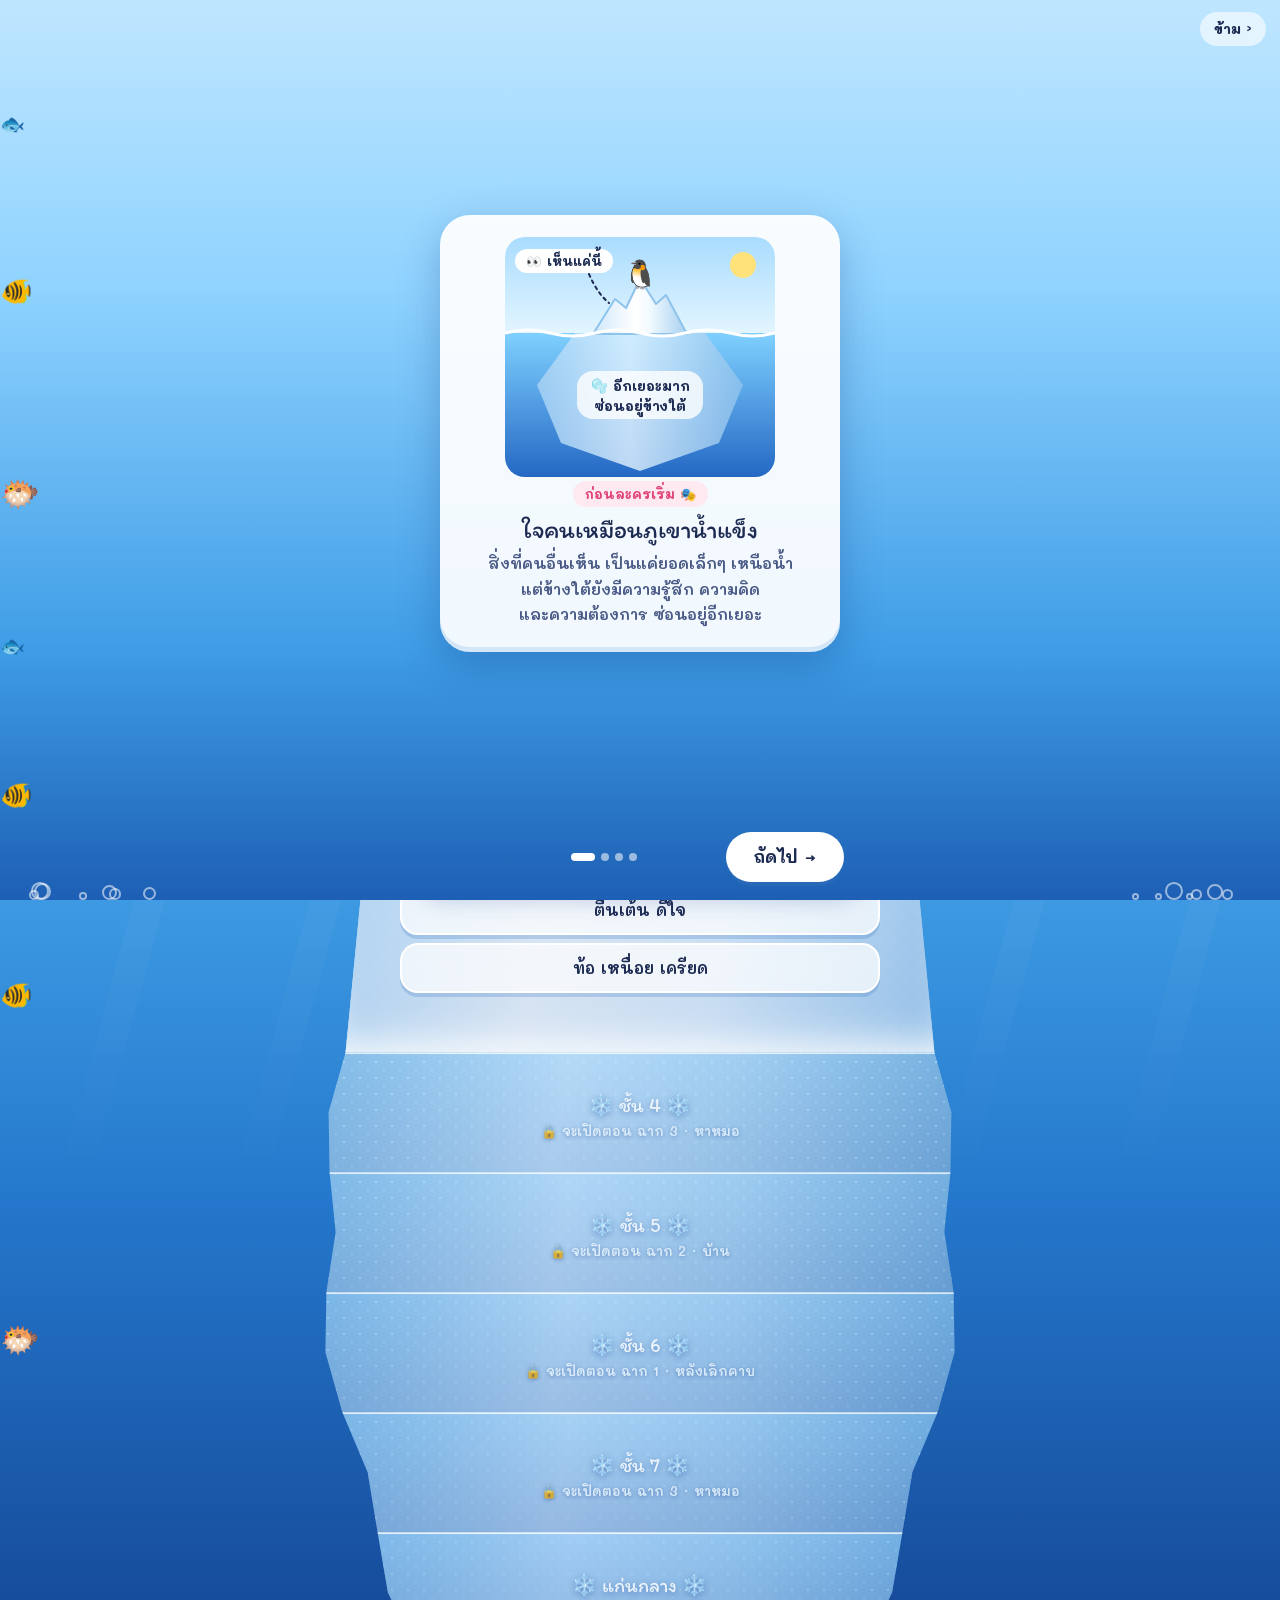
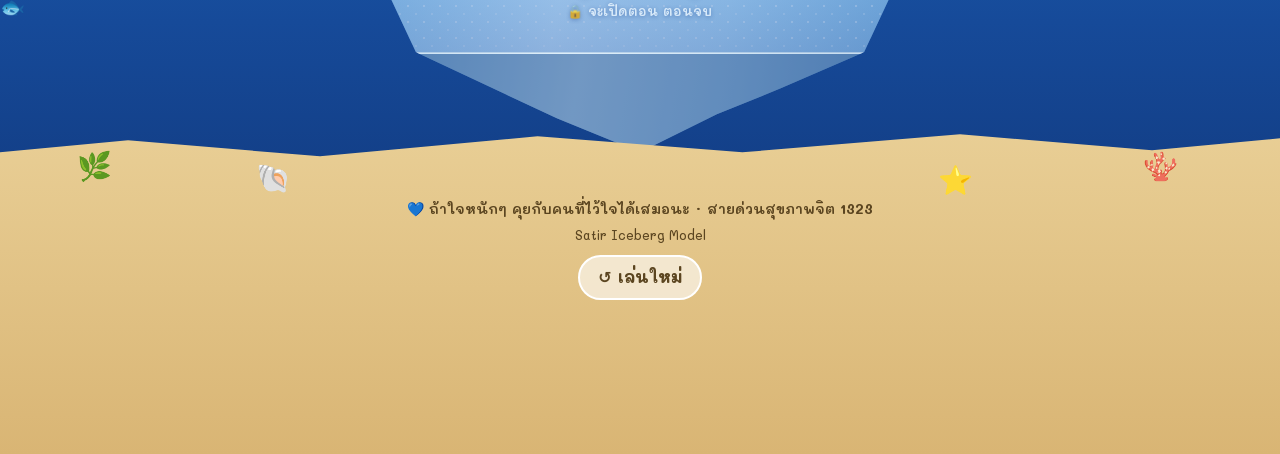
<file: index.html>
<!doctype html>
<html lang="th">
<head>
<meta charset="utf-8">
<meta name="viewport" content="width=device-width, initial-scale=1, viewport-fit=cover">
<title>ภูเขาน้ำแข็งในใจ 🧊</title>
<meta name="theme-color" content="#a9dcff">
<meta name="description" content="ดูละครไป ดำน้ำไป — เปิดภูเขาน้ำแข็งในใจทีละชั้น">
<!-- link preview -->
<meta property="og:type" content="website">
<meta property="og:site_name" content="ภูเขาน้ำแข็งในใจ">
<meta property="og:title" content="ภูเขาน้ำแข็งในใจ 🧊">
<meta property="og:description" content="ดูละครไป ดำน้ำไป เปิดภูเขาน้ำแข็งในใจทีละชั้น">
<meta property="og:url" content="https://tataprin.github.io/satir-iceberg/">
<meta property="og:image" content="https://tataprin.github.io/satir-iceberg/og.png?v=1">
<meta property="og:image:width" content="1200">
<meta property="og:image:height" content="630">
<meta property="og:image:alt" content="ภูเขาน้ำแข็งน่ารักๆ มีเพนกวินอยู่บนยอด">
<meta property="og:locale" content="th_TH">
<meta name="twitter:card" content="summary_large_image">
<meta name="twitter:title" content="ภูเขาน้ำแข็งในใจ 🧊">
<meta name="twitter:description" content="ดูละครไป ดำน้ำไป เปิดภูเขาน้ำแข็งในใจทีละชั้น">
<meta name="twitter:image" content="https://tataprin.github.io/satir-iceberg/og.png?v=1">
<!-- /link preview -->
<link rel="icon" href="data:image/svg+xml,<svg xmlns='http://www.w3.org/2000/svg' viewBox='0 0 100 100'><text y='.9em' font-size='90'>🧊</text></svg>">
<link rel="preconnect" href="https://fonts.googleapis.com">
<link rel="preconnect" href="https://fonts.gstatic.com" crossorigin>
<link href="https://fonts.googleapis.com/css2?family=Itim&family=Mali:wght@500;600;700&display=swap" rel="stylesheet">
<link rel="stylesheet" href="style.css?v=8">
<style>
.scene{margin-top:6px;font-size:14px;font-weight:700;color:#e0457b}
.cue{margin:2px auto 0;font-size:13.5px;color:var(--ink-soft);font-weight:600}
.q{margin:10px 0 12px;font-size:17px;font-weight:700;line-height:1.45}
.opts{display:flex;flex-direction:column;gap:8px}
.opt{min-height:50px;border:2px solid #fff;background:rgba(255,255,255,.72);border-radius:18px;padding:11px 14px;font-size:16px;font-weight:600;line-height:1.35;
  box-shadow:0 4px 0 rgba(60,120,190,.25);
  transition:transform .3s var(--pop),background .3s ease,border-color .3s ease,box-shadow .3s var(--pop),opacity .45s ease}
@media (hover:hover){.opt:hover:not(:disabled){transform:translateY(-2px);background:#fff;box-shadow:0 6px 0 rgba(60,120,190,.25)}}
.opt:active:not(:disabled){transform:translateY(3px);box-shadow:0 1px 0 rgba(60,120,190,.25)}
.opt:disabled{cursor:default}
.opt.no{background:#ffe4e9;border-color:#ff9cb0;animation:wobble .55s ease-in-out}
.opt.yes{background:#d3f7e6;border-color:#3ccf92;animation:yay .55s var(--pop)}
.opt.fade{opacity:.3;transform:scale(.97)}
.oops{margin-top:8px;font-size:14px;font-weight:700;color:#d2456b;opacity:0;transform:translateY(-4px);transition:opacity .3s ease,transform .3s var(--pop)}
.oops.show{opacity:1;transform:none}
.got{display:inline-block;margin-top:8px;padding:6px 14px;border-radius:99px;background:rgba(255,255,255,.85);font-weight:700;font-size:15px}
.aha{margin:8px 0 0;font-size:14.5px;font-weight:600;color:var(--ink-soft)}
.lockt{font-family:"Itim";font-size:20px;color:#fff;text-shadow:0 2px 6px rgba(20,60,140,.5)}
.locks{font-size:13px;color:#eaf6ff;font-weight:600;text-shadow:0 1px 4px rgba(20,60,140,.5)}
.slice.above.locked .lockt{color:var(--ink);text-shadow:none}
.slice.above.locked .locks{color:var(--ink-soft);text-shadow:none}
.slice.locked .in{opacity:.8}
.pop{position:absolute;border-radius:50%;border:2px solid rgba(255,255,255,.95);background:rgba(255,255,255,.15);z-index:6;pointer-events:none;
  animation:popup 1.3s cubic-bezier(.2,.7,.3,1) forwards}
.heart{font-size:54px;line-height:1;display:inline-block;filter:drop-shadow(0 0 14px #ffe27a);animation:beat 1.8s ease-in-out infinite}
.slice.core .opts{display:grid;grid-template-columns:1fr 1fr}
.sticker{display:inline-block;margin-top:10px;background:#fff6b8;color:#5a4500;padding:12px 18px;border-radius:6px 22px 6px 22px;font-size:18px;font-weight:700;transform:rotate(-2deg);box-shadow:0 6px 14px rgba(0,0,0,.15);animation:stick .7s var(--pop) both .2s}
.line{margin:12px 0 0;font-size:14.5px;font-weight:600}
.again{margin-top:8px;border:0;background:none;font-size:13px;font-weight:700;color:var(--ink-soft);text-decoration:underline}
.meter .cnt{margin-left:6px;padding-left:8px;border-left:2px solid rgba(29,43,83,.15)}
/* intro: how-to slides before the game */
.intro{position:fixed;inset:0;z-index:60;display:flex;flex-direction:column;overflow:hidden;
  background:linear-gradient(180deg,#bfe6ff 0%,#8fd3ff 32%,#3f9de6 72%,#1d5fb4 100%);
  opacity:0;transition:opacity .45s ease,transform .5s var(--pop)}
.intro[hidden]{display:none}
.intro.open{opacity:1}
.intro.closing{opacity:0;transform:translateY(-28px) scale(1.03)}
.ilife{position:absolute;inset:0;overflow:hidden;pointer-events:none}
.iskip{position:absolute;z-index:3;top:calc(12px + env(safe-area-inset-top));right:14px;border:0;border-radius:99px;padding:6px 14px;
  background:rgba(255,255,255,.6);color:var(--ink);font-weight:700;font-size:14px}
.itrack{position:relative;z-index:1;flex:1;display:flex;overflow-x:auto;overflow-y:hidden;scroll-snap-type:x mandatory;scrollbar-width:none;overscroll-behavior:contain}
.itrack::-webkit-scrollbar{display:none}
.islide{flex:0 0 100%;scroll-snap-align:center;scroll-snap-stop:always;display:flex;align-items:center;justify-content:center;
  padding:calc(56px + env(safe-area-inset-top)) 16px 12px;overflow-y:auto}
.icard{width:100%;max-width:400px;background:rgba(255,255,255,.93);border-radius:30px;padding:22px 20px 24px;text-align:center;
  box-shadow:0 14px 40px rgba(10,50,120,.28),inset 0 -5px 0 rgba(120,180,235,.25)}
.icard h2{margin:6px 0 6px;font-size:25px;line-height:1.3}
.icard p{margin:0;font-size:15.5px;font-weight:600;color:var(--ink-soft);line-height:1.65}
.icard .kick{display:inline-block;font-size:13px;font-weight:700;color:#e0457b;background:#ffe9f0;border-radius:99px;padding:3px 12px}
.islide.on .icard>*{animation:fadeup .6s var(--pop) both}
.islide.on .icard>:nth-child(2){animation-delay:.08s}
.islide.on .icard>:nth-child(3){animation-delay:.16s}
.islide.on .icard>:nth-child(4){animation-delay:.24s}
.islide.on .icard>:nth-child(5){animation-delay:.32s}
.ihero{display:block;width:100%;max-width:270px;height:auto;margin:0 auto 4px}
.ihero .pg{animation:float 3s ease-in-out infinite}
/* mini 8-layer stack */
.imini{position:relative;margin:12px auto 12px;max-width:310px;padding:10px 8px 12px;border-radius:20px;
  background:linear-gradient(#e2f4ff 0 44px,#8fd3ff 44px,#3f9de6 78%,#2563b8)}
.imini li{list-style:none;margin:0 auto 4px;height:27px;display:flex;align-items:center;justify-content:center;gap:5px;border-radius:9px;
  font-size:13.5px;font-weight:700;white-space:nowrap;box-shadow:inset 0 -3px 0 rgba(60,120,190,.18)}
.imini li:first-child{margin-bottom:10px}
.imini ol{margin:0;padding:0}
.imini .wl{position:absolute;left:0;right:0;top:44px;height:0;border-top:2px dashed rgba(255,255,255,.95)}
.imini .wl span{position:absolute;right:10px;top:-11px;font-size:11px;font-weight:700;color:#2a6fc0;background:#fff;border-radius:99px;padding:0 7px}
.imini li.core{background:radial-gradient(circle at 50% 30%,#fffbe0,#ffe08a);box-shadow:0 0 14px 2px rgba(255,226,122,.8)}
/* steps */
.isteps{margin:14px 0 0;padding:0;list-style:none;text-align:left;display:flex;flex-direction:column;gap:10px}
.isteps li{display:flex;gap:12px;align-items:flex-start;font-size:15px;font-weight:600;line-height:1.5}
.isteps b{flex:0 0 42px;height:42px;border-radius:50%;display:grid;place-items:center;font-size:22px;font-weight:400;background:#e4f3ff}
.isteps small{display:block;font-size:13.5px;color:var(--ink-soft);font-weight:600}
.itip{margin-top:14px;padding:10px 12px;border-radius:16px;background:#fff6c9;font-size:14px;font-weight:600;line-height:1.55;text-align:left}
.ipill{display:inline-block;background:#fff;border-radius:99px;padding:1px 9px;font-size:13px;font-weight:700;box-shadow:0 2px 6px rgba(20,60,140,.25);white-space:nowrap}
.ibar{position:relative;z-index:2;display:flex;align-items:center;justify-content:space-between;gap:10px;
  padding:10px 16px calc(18px + env(safe-area-inset-bottom));max-width:440px;width:100%;margin:0 auto}
.iback{width:46px;height:46px;border:0;border-radius:50%;background:rgba(255,255,255,.55);font-size:22px;font-weight:700;color:var(--ink);
  transition:opacity .3s ease,transform .25s var(--pop)}
.iback.off{opacity:0;pointer-events:none}
.idots{display:flex;gap:6px}
.idots i{width:8px;height:8px;border-radius:99px;background:rgba(255,255,255,.55);transition:width .4s var(--pop),background .3s}
.idots i.on{width:24px;background:#fff}
.inext{min-width:118px;padding:12px 18px;font-size:16.5px}
.inext.last{background:#ffe27a;box-shadow:0 4px 0 #d9a92c}
@keyframes wobble{0%,100%{transform:none}20%{transform:translateX(-7px) rotate(-1deg)}40%{transform:translateX(6px) rotate(1deg)}60%{transform:translateX(-4px)}80%{transform:translateX(2px)}}
@keyframes yay{0%{transform:scale(1)}45%{transform:scale(1.07)}100%{transform:scale(1)}}
@keyframes popup{from{transform:translate(0,0) scale(.4);opacity:1}to{transform:translate(var(--dx),-130px) scale(1.3);opacity:0}}
@keyframes beat{0%,100%{transform:scale(1)}50%{transform:scale(1.1)}}
@keyframes stick{from{opacity:0;transform:rotate(-10deg) scale(.6)}to{opacity:1;transform:rotate(-2deg) scale(1)}}
</style>
</head>
<body class="boot">

<button class="meter" id="meter" data-act="jump"><span class="txt">🧊 0/8</span></button>
<nav class="tabbar" data-on="game"></nav>

<div class="intro" id="intro" role="dialog" aria-modal="true" aria-label="วิธีเล่น" hidden>
  <div class="ilife" id="ilife"></div>
  <button class="iskip" data-i="skip">ข้าม ›</button>
  <div class="itrack" id="itrack">
    <section class="islide"><div class="icard">
      <svg class="ihero" viewBox="0 0 270 240" aria-hidden="true">
        <defs>
          <clipPath id="ic"><rect width="270" height="240" rx="20"/></clipPath>
          <linearGradient id="isk" x1="0" y1="0" x2="0" y2="1"><stop offset="0" stop-color="#a9dcff"/><stop offset="1" stop-color="#e3f5ff"/></linearGradient>
          <linearGradient id="iw" x1="0" y1="0" x2="0" y2="1"><stop offset="0" stop-color="#7fd0ff"/><stop offset="1" stop-color="#2468c4"/></linearGradient>
          <linearGradient id="ipk" x1="0" x2="1"><stop offset="0" stop-color="#cfe7fb"/><stop offset=".45" stop-color="#fff"/><stop offset=".6" stop-color="#f2faff"/><stop offset="1" stop-color="#a7d0f0"/></linearGradient>
          <linearGradient id="ib" x1="0" x2="1"><stop offset="0" stop-color="#a9d3f5"/><stop offset=".45" stop-color="#e4f4ff"/><stop offset="1" stop-color="#8fc2ec"/></linearGradient>
        </defs>
        <g clip-path="url(#ic)">
          <rect width="270" height="96" fill="url(#isk)"/>
          <circle cx="238" cy="28" r="13" fill="#ffe27a"/>
          <rect y="96" width="270" height="144" fill="url(#iw)"/>
          <polygon points="70,96 200,96 238,148 214,206 135,234 56,206 32,148" fill="url(#ib)" opacity=".8"/>
          <polygon points="88,97 110,62 121,71 135,42 151,67 161,58 182,97" fill="url(#ipk)" stroke="#8ec3ec" stroke-width="2" stroke-linejoin="round"/>
          <path d="M0 96 Q 22 90 45 96 T 90 96 T 135 96 T 180 96 T 225 96 T 270 96" fill="none" stroke="#fff" stroke-width="3"/>
        </g>
        <text class="pg" x="135" y="47" font-size="28" text-anchor="middle">🐧</text>
        <rect x="10" y="12" width="98" height="24" rx="12" fill="#fff"/>
        <text x="59" y="29" font-size="12.5" font-weight="700" fill="#1d2b53" text-anchor="middle">👀 เห็นแค่นี้</text>
        <path d="M84 37 Q 92 56 104 66" fill="none" stroke="#1d2b53" stroke-width="2" stroke-dasharray="3 4" stroke-linecap="round"/>
        <rect x="72" y="134" width="126" height="48" rx="16" fill="#fff" opacity=".8"/>
        <text x="135" y="154" font-size="13.5" font-weight="700" fill="#1d2b53" text-anchor="middle">🫧 อีกเยอะมาก</text>
        <text x="135" y="174" font-size="13.5" font-weight="700" fill="#1d2b53" text-anchor="middle">ซ่อนอยู่ข้างใต้</text>
      </svg>
      <span class="kick">ก่อนละครเริ่ม 🎭</span>
      <h2>ใจคนเหมือนภูเขาน้ำแข็ง</h2>
      <p>สิ่งที่คนอื่นเห็น เป็นแค่ยอดเล็กๆ เหนือน้ำ<br>แต่ข้างใต้ยังมีความรู้สึก ความคิด<br>และความต้องการ ซ่อนอยู่อีกเยอะ</p>
    </div></section>

    <section class="islide"><div class="icard">
      <span class="kick">Satir Iceberg Model</span>
      <h2>ดำลงไป 8 ชั้น 🤿</h2>
      <div class="imini"><div class="wl"><span>ผิวน้ำ</span></div><ol id="imini"></ol></div>
      <p>ยิ่งดำลึก ยิ่งใกล้หัวใจ 💛</p>
    </div></section>

    <section class="islide"><div class="icard">
      <span class="kick">วิธีเล่น</span>
      <h2>ดูละครไป ตอบไป</h2>
      <ol class="isteps">
        <li><b>🎭</b><div>ดูละครไปเรื่อยๆ<small>ชั้นที่ล็อก 🔒 บอกไว้ว่าเปิดตอนฉากไหน</small></div></li>
        <li><b>👆</b><div>ถึงฉากนั้น เลือกคำตอบ<small>ผิดได้ ลองใหม่ได้ ไม่มีคะแนน 😉</small></div></li>
        <li><b>🫧</b><div>ตอบได้ น้ำแข็งจะใสขึ้น<small>แล้วพาไปคำถามต่อไปให้เอง</small></div></li>
      </ol>
      <div class="itip">💡 คำถามไปตามละคร ไม่ได้เรียงจากบนลงล่างนะ บางทีชั้นลึกๆ ก็เปิดก่อน</div>
    </div></section>

    <section class="islide"><div class="icard">
      <span class="kick">เกือบพร้อมแล้ว</span>
      <h2>พร้อมดำน้ำยัง? 🐧</h2>
      <ol class="isteps">
        <li><b>🔇</b><div>ปิดเสียงมือถือ<small>แล้วหรี่จอลงนิดนึงนะ</small></div></li>
        <li><b>🧭</b><div>หลงทาง? แตะปุ่มลอยด้านล่าง<small><span class="ipill">🎭 ฉาก… ⤵</span> พากลับไปคำถามตอนนี้</small></div></li>
        <li><b>🧊</b><div>เล่นจบแล้ว ยังมีต่อ<small>ลองสร้างภูเขาน้ำแข็งของตัวเองดูได้</small></div></li>
      </ol>
    </div></section>
  </div>
  <div class="ibar">
    <button class="iback off" data-i="back" aria-label="ก่อนหน้า">‹</button>
    <div class="idots" id="idots"><i class="on"></i><i></i><i></i><i></i></div>
    <button class="go inext" data-i="next" id="inext">ถัดไป →</button>
  </div>
</div>

<header class="sky">
  <div class="sun"></div>
  <div class="cloud c1"></div><div class="cloud c2"></div><div class="cloud c3"></div>
  <div class="title">
    <h1>ภูเขาน้ำแข็งในใจ</h1>
    <p>ละครเล่นถึงไหน ก็ตอบไปตรงนั้น แล้วน้ำแข็งจะค่อยๆ เปิด 🤿</p>
    <div class="btns">
      <button class="go" data-act="jump">🎭 เริ่มเลย! ⤵</button>
      <button class="go alt" data-act="intro">❓ วิธีเล่น</button>
    </div>
  </div>
  <div class="col">
    <div class="peak"><div class="ice"></div><div class="snow"></div><div class="penguin">🐧</div><div class="say">ดำลงไปด้วยกันนะ!</div></div>
    <div id="top"></div>
  </div>
</header>

<main class="sea" id="sea">
  <div class="waves">
    <svg viewBox="0 0 1200 40" preserveAspectRatio="none"><path d="M0 20 Q 75 0 150 20 T 300 20 T 450 20 T 600 20 T 750 20 T 900 20 T 1050 20 T 1200 20 V40 H0Z" fill="#7fd0ff"/></svg>
    <svg class="w2" viewBox="0 0 1200 40" preserveAspectRatio="none"><path d="M0 20 Q 100 4 200 20 T 400 20 T 600 20 T 800 20 T 1000 20 T 1200 20 V40 H0Z" fill="#a8e1ff"/></svg>
  </div>
  <div class="rays"></div>
  <div id="sealife"></div>
  <div class="col" id="deep"></div>
  <div class="col tip"><div class="ice"></div></div>

  <section class="sum" id="sum"></section>
  <footer class="bed">
    <span class="deco" style="left:6%">🌿</span><span class="deco" style="left:20%;top:34px;animation-delay:-1s">🐚</span>
    <span class="deco" style="right:8%;animation-delay:-2s">🪸</span><span class="deco" style="right:24%;top:36px;animation-delay:-3s">⭐</span>
    <p>💙 ถ้าใจหนักๆ คุยกับคนที่ไว้ใจได้เสมอนะ · สายด่วนสุขภาพจิต <b>1323</b></p>
    <p style="font-weight:500;font-size:12.5px">Satir Iceberg Model</p>
    <button class="pillbtn" data-act="reset">↺ เล่นใหม่</button>
  </footer>
</main>

<script src="ocean.js?v=7"></script>
<script src="poster.js?v=1"></script>
<script>
const LAYERS = [
  {id:'behavior', name:'พฤติกรรม', emo:'🚶', tint:'#ffffff', wt:60, wb:72,
   scene:'ฉาก 3 · หาหมอ', cue:'“พอเรียนไม่ได้ ก็ไม่อยากอ่านหนังสือแล้ว”', q:'แล้วคนรอบตัวมองเห็นอะไรจากคนไข้?',
   opts:['ไม่อยากอ่านหนังสือ ไม่อยากทำอะไรแล้ว','อยากรู้สึกมีคุณค่า','เชื่อว่าอ่านมาก = เข้าใจมาก'], ans:0,
   aha:'อยู่บนสุด แต่เพิ่งโผล่ตอนท้าย — คนอื่นอาจเห็นแค่ “ขี้เกียจ”'},
  {id:'body', name:'ความรู้สึกทางกาย', emo:'💓', tint:'#ffe6dc', wt:72, wb:84,
   scene:'ฉาก 1 · ห้อง TBL', cue:'ตอนสอบ IRAT คนไข้นั่งนิ่งๆ ไม่คุยกับใคร', q:'ตอนนี้ร่างกายคนไข้เป็นยังไง?',
   opts:['แย่งเพื่อนพูดไม่หยุด','นิ่ง เกร็ง ถอยออกจากวง','นั่งดูบอลชิวๆ'], ans:1,
   aha:'ร่างกายรู้ก่อนเสมอ ว่าใจไม่โอเค'},
  {id:'feeling', name:'อารมณ์ความรู้สึก', emo:'🌧️', tint:'#ffdcea', wt:84, wb:92,
   scene:'ฉาก 0 · ก่อนเรียน', cue:'ตอนเพื่อนชวนกดแรงค์ · “เครียดจะตายอยู่แล้ว”', q:'ตอนนี้คนไข้รู้สึกยังไง?',
   opts:['ชิว สบายๆ','ตื่นเต้น ดีใจ','ท้อ เหนื่อย เครียด'], ans:2,
   aha:'ความเครียดสะสมทั้งสัปดาห์ จนระเบิดใส่เพื่อน'},
  {id:'faf', name:'ความรู้สึกต่อความรู้สึก', emo:'🪞', tint:'#ece0ff', wt:92, wb:97,
   scene:'ฉาก 3 · หาหมอ', cue:'“รู้สึกละอายใจครับ ว่าเราเป็นแบบนี้ก็เพราะตัวเอง”', q:'เขารู้สึกยังไง กับการที่ตัวเองท้อ?',
   opts:['ละอายใจ โทษตัวเอง','ภูมิใจในตัวเอง','ไม่รู้สึกอะไรเลย'], ans:0,
   aha:'เจ็บแล้วยังโทษตัวเองที่เจ็บ = หนักเป็นสองเท่า'},
  {id:'perception', name:'ความคิด / ความเชื่อ', emo:'💭', tint:'#dde7ff', wt:97, wb:98,
   scene:'ฉาก 2 · บ้าน', cue:'ตอนคุยกับแม่ · “แล้วผมล่ะแม่!”', q:'คนไข้กำลังบอกตัวเองว่าอะไร?',
   opts:['“เดี๋ยวก็ผ่านไป”','“อ่านเท่าไหร่ ก็คงไม่เข้าใจเหมือนเพื่อน”','“เพื่อนก็ไม่ได้เก่งกว่าเรา”'], ans:1,
   aha:'เอาตัวเองไปเทียบกับทุกคน จนเชื่อว่าสู้ไม่ได้'},
  {id:'expectation', name:'ความคาดหวัง', emo:'🎯', tint:'#d6f6ea', wt:98, wb:93,
   scene:'ฉาก 1 · หลังเลิกคาบ', cue:'เดินกลับบ้าน · “อ่านละเอียดจัดๆ ทำไมยังไม่ได้อีก”', q:'“สมการลับ” ในใจคนไข้คือ?',
   opts:['นอนเยอะ = ฉลาด','อ่านมาก = เข้าใจมาก','เล่นเกม = เก่ง'], ans:1,
   aha:'สมการที่เคยได้ผลตอนมัธยม ใช้ไม่ได้ในโลกใหม่'},
  {id:'yearning', name:'ความปรารถนา', emo:'💗', tint:'#ffdff1', wt:93, wb:82,
   scene:'ฉาก 3 · หาหมอ', cue:'“ผมผูกคุณค่าไว้กับการเรียน”', q:'ลึกๆ หัวใจเขาต้องการอะไร?',
   opts:['อยากเรียนได้ A อย่างเดียว','อยากรู้สึกมีคุณค่า และได้รับการยอมรับ','อยากให้เพื่อนทำไม่ได้บ้าง'], ans:1,
   aha:'สิ่งที่ทุกคนต้องการ และบริสุทธิ์มากๆ'},
  {id:'self', name:'ตัวตน', emo:'✨', tint:'#fff1b8', wt:82, wb:70, core:true,
   scene:'ตอนจบ', cue:'“ผมคิดว่าผมสามารถไปต่อได้แล้วครับ!!!”', q:'ก่อนกลับบ้าน… อยากบอกอะไรกับตัวเอง?',
   opts:['เหนื่อยได้ พักได้นะ 🌙','เราเก่งในแบบของเรา 🌱','ใจดีกับตัวเองหน่อยนะ 🫶','ไม่ต้องสู้คนเดียวก็ได้ 🤝']}
];
// questions follow the play, not the iceberg's depth
const ORDER = ['feeling','body','expectation','perception','behavior','faf','yearning','self'];
const byId = Object.fromEntries(LAYERS.map(l => [l.id, l]));

/* state */
const KEY = 'iceberg-v2';
let S = {solved:{}, self:null};
try{ const r = localStorage.getItem(KEY); if(r) S = Object.assign(S, JSON.parse(r)); }catch(e){}
const save = () => { try{ localStorage.setItem(KEY, JSON.stringify(S)); }catch(e){} };
const isDone = l => l.core ? S.self !== null : !!S.solved[l.id];
const activeId = () => ORDER.find(id => !isDone(byId[id]));
const $ = id => document.getElementById(id);

LAYERS.forEach((l, k) => $(k === 0 ? 'top' : 'deep').appendChild(makeSlice(l, k, l.core ? ' core' : '')));

function inner(l, k){
  const n = k + 1;
  if(isDone(l)){
    if(l.core) return `<div class="heart">💛</div>
      <h2 class="name">${l.emo} ${l.name} ${l.emo}</h2>
      <div class="sticker">ถึงตัวฉัน: ${l.opts[S.self]}</div>
      <p class="line">“ผมคิดว่าผมสามารถไปต่อได้แล้วครับ!!!” 🚀🕊️</p>
      <a class="go" style="margin-top:14px" href="me.html" data-fade>🧊 ลองดูภูเขาน้ำแข็งของตัวเอง →</a>
      <br><button class="again" data-act="reself">เปลี่ยนข้อความ</button>`;
    return `<span class="tag">ชั้น ${n}${k === 0 ? ' · เหนือน้ำ' : ''}</span>
      <h2 class="name"><span class="e">${l.emo}</span> ${l.name}</h2>
      <div class="got">✓ ${l.opts[l.ans]}</div>
      <p class="aha">${l.aha}</p>`;
  }
  if(l.id !== activeId()){
    return `<div class="lockt">❄️ ${l.core ? 'แก่นกลาง' : 'ชั้น ' + n} ❄️</div><div class="locks">🔒 จะเปิดตอน ${l.scene}</div>`;
  }
  const opts = l.opts.map((o, i) => `<button class="opt" data-act="pick" data-i="${i}">${o}</button>`).join('');
  return `<span class="tag">คำถาม ${ORDER.indexOf(l.id) + 1}/8 · ${l.core ? 'แก่นกลาง' : 'ชั้น ' + n}</span>
    ${l.core ? '<div class="heart" style="margin-top:8px">🤍</div>' : ''}
    <h2 class="name"><span class="e">${l.emo}</span> ${l.name}</h2>
    <div class="scene">🎭 ${l.scene}</div>
    <div class="cue">${l.cue}</div>
    <p class="q">${l.q}</p>
    <div class="opts">${opts}</div>
    <div class="oops">ยังไม่ใช่น้า ลองอีกที 🫧</div>`;
}

const shown = {};   // last rendered state per slice, so only changed slices animate
const stateOf = l => isDone(l) ? 'solved' + (l.core ? S.self : '') : (l.id === activeId() ? 'active' : 'locked');

function render(animate){
  LAYERS.forEach((l, k) => {
    const st = stateOf(l);
    if(shown[l.id] === st) return;
    shown[l.id] = st;
    const el = $('L-' + l.id);
    const apply = () => {
      el.classList.toggle('solved', st.startsWith('solved'));
      el.classList.toggle('active', st === 'active');
      el.classList.toggle('locked', st === 'locked');
      el.querySelector('.in').innerHTML = inner(l, k);
    };
    animate && !REDUCE ? morph(el, apply) : apply();
  });
  const act = activeId(), n = LAYERS.filter(isDone).length;
  const html = act ? `🎭 ${byId[act].scene} <span class="cnt">🧊 ${n}/8</span> ⤵` : '🧊 ครบแล้ว! 💛';
  const txt = $('meter').querySelector('.txt');
  if(txt.innerHTML !== html){
    txt.innerHTML = html;
    if(animate){ txt.classList.remove('swap'); void txt.offsetWidth; txt.classList.add('swap'); }
  }
  renderSum();
}

/* end poster: the play's iceberg with the right answers + the message to yourself */
let posterSig = '', posterBlob = null;
const POSTER_NAME = 'iceberg-in-the-play.png';
async function renderSum(){
  const box = $('sum');
  if(activeId()){ box.classList.remove('on'); posterSig = ''; return; }
  const sig = 'done' + S.self;
  if(sig === posterSig) return;
  posterSig = sig;
  box.innerHTML = `
    <div class="done-h"><div class="spark">✨</div><h2>ดำถึงก้นบึ้งแล้ว!</h2><p>เก็บภูเขาน้ำแข็งจากละครเรื่องนี้ไว้เป็นที่ระลึกนะ 💛</p></div>
    <div class="poster"><img id="poster" alt="ภูเขาน้ำแข็งในใจ จากละคร"></div>
    <p class="snap">📸 แคปหน้าจอ หรือแตะค้างที่รูปเพื่อบันทึกได้เลย</p>
    <div class="acts"><button class="go" data-act="save">💾 บันทึกรูป</button><button class="go alt" data-act="share">📤 แชร์ให้เพื่อน</button></div>
    <p class="kind">ขอบคุณที่ดูละครกับเรานะ<br>ใจดีกับตัวเองด้วย 🫶</p>`;
  box.classList.add('on');
  const c = await drawPoster({
    title:'ภูเขาน้ำแข็งในใจ',
    sub:'🧑‍🎓 ภูเขาน้ำแข็งของคนไข้ในละคร',
    layers:LAYERS.map(l => ({...l, text:l.core ? l.opts[S.self] : l.opts[l.ans]}))
  });
  showPoster(c, $('poster'), b => { posterBlob = b; });
}

function burst(el, from){
  const r = el.getBoundingClientRect(), b = from.getBoundingClientRect();
  for(let i = 0; i < 14; i++){
    const p = document.createElement('span'); p.className = 'pop';
    const s = 6 + Math.random() * 14;
    p.style.cssText = `left:${b.left - r.left + Math.random() * b.width}px;top:${b.top - r.top + b.height / 2}px;width:${s}px;height:${s}px;--dx:${(Math.random() - .5) * 80}px;animation-delay:${Math.random() * .25}s`;
    el.appendChild(p);
    setTimeout(() => p.remove(), 1800);
  }
}
function bump(){ const m = $('meter'); m.classList.remove('bump'); void m.offsetWidth; m.classList.add('bump'); }
const jump = () => { const a = activeId(); glide(a ? $('L-' + a) : $('sum')); };

let busy = false;
document.addEventListener('click', e => {
  const b = e.target.closest('[data-act]'); if(!b) return;
  const act = b.dataset.act;
  if(act === 'jump') return jump();
  if(act === 'intro') return openIntro();
  if(act === 'pick'){
    if(busy) return;
    const l = byId[activeId()], i = +b.dataset.i, el = $('L-' + l.id);
    if(!l.core && i !== l.ans){
      b.classList.remove('no'); void b.offsetWidth; b.classList.add('no');
      el.querySelector('.oops').classList.add('show');
      buzz([30, 40, 30]);
      return;
    }
    busy = true; buzz(20);
    b.classList.add('yes');
    el.querySelectorAll('.opt').forEach(o => { o.disabled = true; if(o !== b) o.classList.add('fade'); });
    burst(el, b); shine(el);
    setTimeout(() => {
      if(l.core) S.self = i; else S.solved[l.id] = true;
      save(); render(true); bump();
      const nx = activeId() ? $('L-' + activeId()) : $('sum');
      if(activeId()) setTimeout(() => shine(nx), 500);
      setTimeout(() => { glide(nx); busy = false; }, 1050);
    }, 750);
  }
  if(act === 'save'){ buzz(15); return savePoster(posterBlob, POSTER_NAME); }
  if(act === 'share'){ buzz(15); return sharePoster(posterBlob, POSTER_NAME, 'ภูเขาน้ำแข็งในใจ', 'ดูละครแล้วลองดำดูภูเขาน้ำแข็งในใจกัน 🧊 https://tataprin.github.io/satir-iceberg/'); }
  if(act === 'reself'){ S.self = null; save(); render(true); }
  if(act === 'reset'){
    S = {solved:{}, self:null}; save(); render(true);
    setTimeout(() => glide(document.body), 300);
  }
});

/* intro slides: shown on the first visit (or ?intro), reopened from "วิธีเล่น" */
const IKEY = 'iceberg-intro-v1', intro = $('intro'), track = $('itrack');
const slides = [...track.children], dots = [...$('idots').children];
$('imini').innerHTML = LAYERS.map((l, k) => {
  const w = [56, 70, 82, 92, 96, 90, 80, 66][k];
  return `<li class="${l.core ? 'core' : ''}" style="width:${w}%;background:${l.core ? '' : l.tint}">${l.emo} ${l.name}</li>`;
}).join('');
let slideAt = -1, lifeOn = false, bootT = 0;
function playBoot(){
  document.body.classList.add('boot');
  clearTimeout(bootT); bootT = setTimeout(() => document.body.classList.remove('boot'), 2000);
}
function onSlide(){
  const i = Math.round(track.scrollLeft / track.clientWidth);
  if(i === slideAt) return;
  slideAt = i;
  slides.forEach((s, k) => s.classList.toggle('on', k === i));
  dots.forEach((d, k) => d.classList.toggle('on', k === i));
  intro.querySelector('.iback').classList.toggle('off', i === 0);
  const last = i === slides.length - 1;
  $('inext').classList.toggle('last', last);
  $('inext').textContent = last ? '🤿 ไปดำน้ำกัน!' : 'ถัดไป →';
}
function goSlide(i){ track.scrollTo({left: i * track.clientWidth, behavior: REDUCE ? 'auto' : 'smooth'}); }
function openIntro(){
  if(!lifeOn){ sealife($('ilife')); lifeOn = true; }
  intro.hidden = false; intro.classList.remove('closing');
  document.documentElement.style.overflow = 'hidden';
  track.scrollLeft = 0; slideAt = -1; onSlide();
  requestAnimationFrame(() => requestAnimationFrame(() => intro.classList.add('open')));
}
function closeIntro(){
  try{ localStorage.setItem(IKEY, '1'); }catch(e){}
  intro.classList.add('closing'); intro.classList.remove('open');
  document.documentElement.style.overflow = '';
  setTimeout(() => { intro.hidden = true; }, REDUCE ? 0 : 500);
  scrollTo(0, 0); playBoot();
}
track.addEventListener('scroll', onSlide, {passive:true});
addEventListener('resize', () => { if(!intro.hidden) track.scrollLeft = slideAt * track.clientWidth; });
intro.addEventListener('click', e => {
  const b = e.target.closest('[data-i]'); if(!b) return;
  const a = b.dataset.i;
  if(a === 'skip') closeIntro();
  if(a === 'back') goSlide(slideAt - 1);
  if(a === 'next') slideAt >= slides.length - 1 ? closeIntro() : goSlide(slideAt + 1);
});
addEventListener('keydown', e => {
  if(intro.hidden) return;
  if(e.key === 'Escape') closeIntro();
  if(e.key === 'ArrowRight' && slideAt < slides.length - 1) goSlide(slideAt + 1);
  if(e.key === 'ArrowLeft' && slideAt > 0) goSlide(slideAt - 1);
});

sealife($('sealife'));
render(false);
let seen = null;
try{ seen = localStorage.getItem(IKEY); }catch(e){}
if(!seen || /[?&#]intro/.test(location.search + location.hash)){
  document.body.classList.remove('boot');
  openIntro();
} else playBoot();
</script>
</body>
</html>
</file>
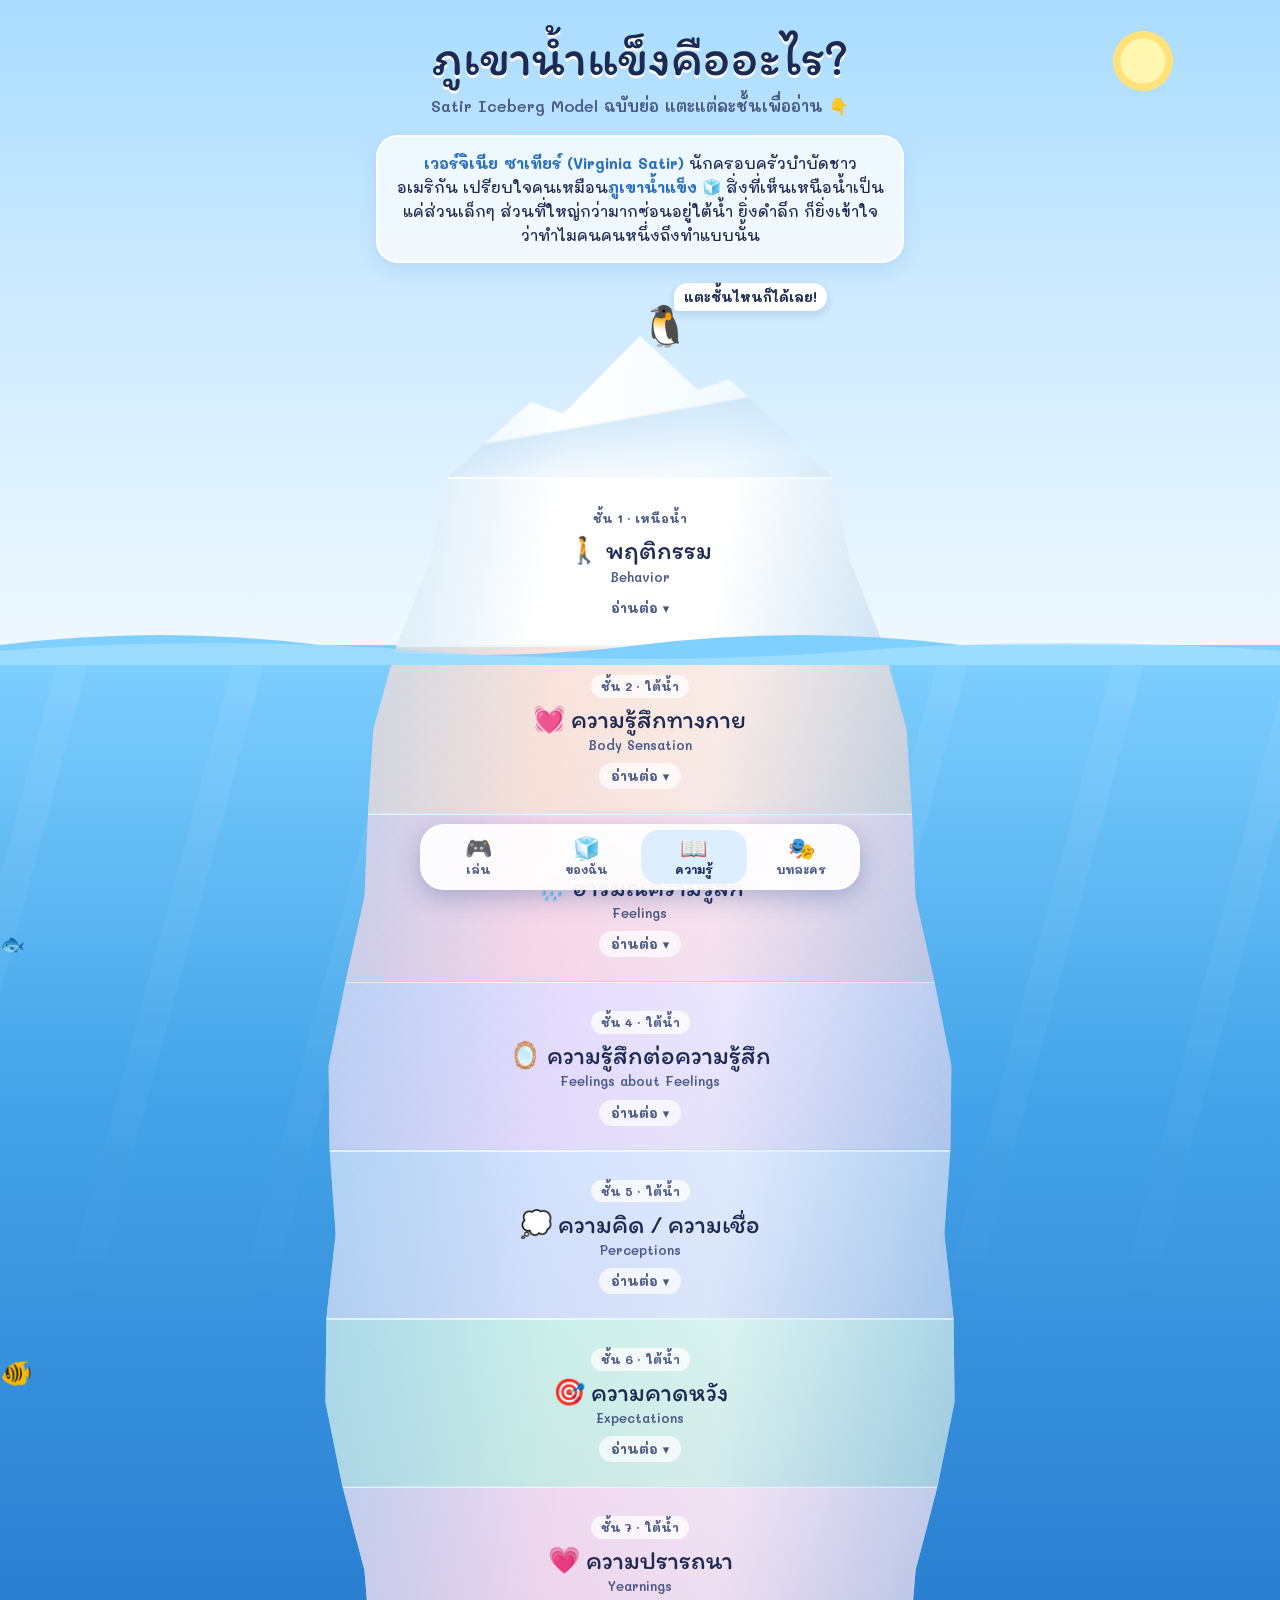
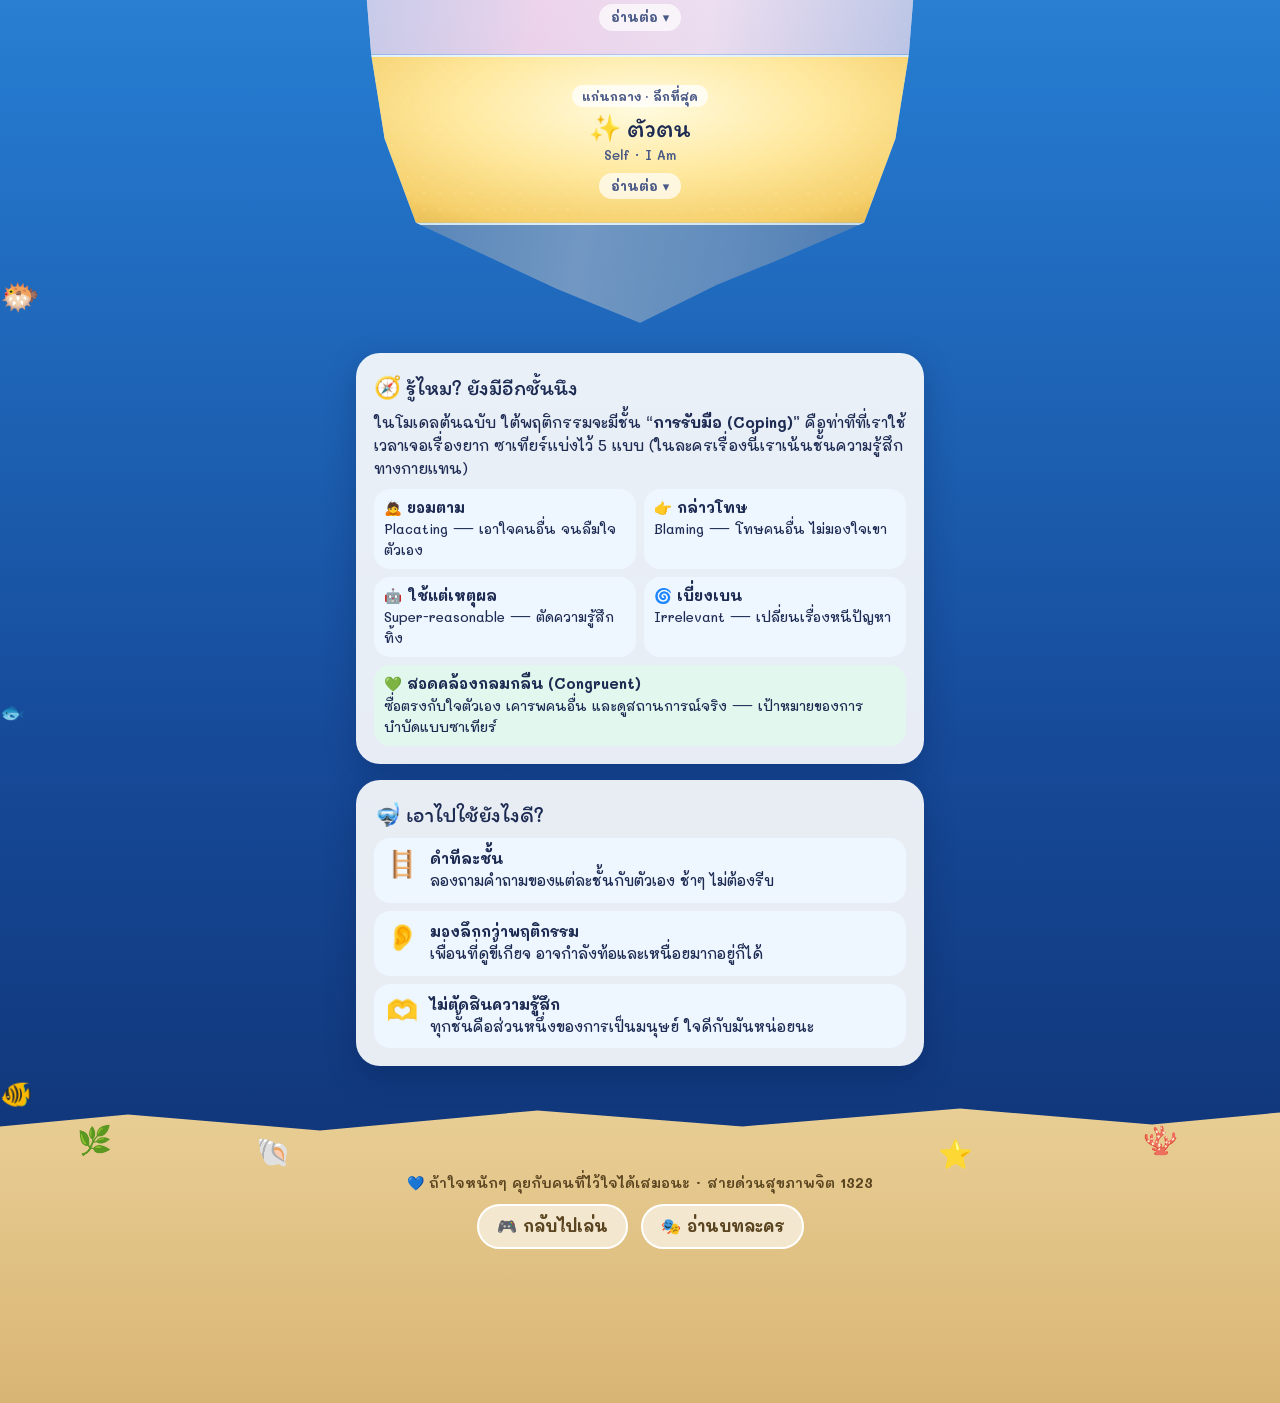
<file: info.html>
<!doctype html>
<html lang="th">
<head>
<meta charset="utf-8">
<meta name="viewport" content="width=device-width, initial-scale=1, viewport-fit=cover">
<title>ภูเขาน้ำแข็งคืออะไร 📖</title>
<meta name="theme-color" content="#a9dcff">
<meta name="description" content="Satir Iceberg Model แต่ละชั้นหมายถึงอะไร อธิบายแบบสั้นๆ น่ารักๆ">
<!-- link preview -->
<meta property="og:type" content="website">
<meta property="og:site_name" content="ภูเขาน้ำแข็งในใจ">
<meta property="og:title" content="ภูเขาน้ำแข็งคืออะไร? 📖">
<meta property="og:description" content="Satir Iceberg Model แต่ละชั้นหมายถึงอะไร อธิบายสั้นๆ น่ารักๆ">
<meta property="og:url" content="https://tataprin.github.io/satir-iceberg/info.html">
<meta property="og:image" content="https://tataprin.github.io/satir-iceberg/og.png?v=1">
<meta property="og:image:width" content="1200">
<meta property="og:image:height" content="630">
<meta property="og:image:alt" content="ภูเขาน้ำแข็งน่ารักๆ มีเพนกวินอยู่บนยอด">
<meta property="og:locale" content="th_TH">
<meta name="twitter:card" content="summary_large_image">
<meta name="twitter:title" content="ภูเขาน้ำแข็งคืออะไร? 📖">
<meta name="twitter:description" content="Satir Iceberg Model แต่ละชั้นหมายถึงอะไร อธิบายสั้นๆ น่ารักๆ">
<meta name="twitter:image" content="https://tataprin.github.io/satir-iceberg/og.png?v=1">
<!-- /link preview -->
<link rel="icon" href="data:image/svg+xml,<svg xmlns='http://www.w3.org/2000/svg' viewBox='0 0 100 100'><text y='.9em' font-size='90'>📖</text></svg>">
<link rel="preconnect" href="https://fonts.googleapis.com">
<link rel="preconnect" href="https://fonts.gstatic.com" crossorigin>
<link href="https://fonts.googleapis.com/css2?family=Itim&family=Mali:wght@500;600;700&display=swap" rel="stylesheet">
<link rel="stylesheet" href="style.css?v=8">
<style>
.intro{position:relative;z-index:2;max-width:560px;margin:16px auto 0;padding:0 16px}
.intro .card{background:rgba(255,255,255,.75);border:2px solid #fff;border-radius:22px;padding:14px 18px;font-size:15.5px;font-weight:500;text-align:center;box-shadow:0 6px 18px rgba(60,120,190,.15)}
.intro b{color:#2a6fc0}
.acc-h{display:block;width:100%;border:0;background:none;padding:0;text-align:center}
.en{font-size:13px;font-weight:600;color:var(--ink-soft)}
.chev{display:inline-block;margin-top:8px;font-size:13px;font-weight:700;color:var(--ink-soft);background:rgba(255,255,255,.7);padding:3px 12px;border-radius:99px;transition:background .3s}
.chev .ar{display:inline-block;transition:transform .5s var(--pop)}
.slice.open .chev .ar{transform:rotate(180deg)}
.acc-b{display:grid;grid-template-rows:0fr;opacity:0;transition:grid-template-rows .6s var(--ease),opacity .5s ease}
.acc-b > div{overflow:hidden}
.slice.open .acc-b{grid-template-rows:1fr;opacity:1}
.what{margin:12px 0 0;font-size:15.5px;font-weight:500;line-height:1.6}
.ex,.ask{margin-top:10px;border-radius:16px;padding:8px 12px;font-size:14.5px;font-weight:600;background:rgba(255,255,255,.7)}
.ex b,.ask b{display:block;font-size:12.5px;color:#e0457b}
.ask b{color:#2a6fc0}
.slice .ice{cursor:pointer}
.facts{position:relative;z-index:2;max-width:600px;margin:0 auto;padding:30px 16px 60px;display:flex;flex-direction:column;gap:16px}
.fact{background:rgba(255,255,255,.9);border-radius:24px;padding:18px;box-shadow:0 10px 30px rgba(0,20,60,.25)}
.fact h2{margin:0 0 6px;font-size:22px}
.fact p{margin:0 0 8px;font-size:15px;font-weight:500}
.stances{display:grid;grid-template-columns:1fr 1fr;gap:8px;margin-top:8px}
.stance{background:#eef6ff;border-radius:16px;padding:8px 10px;font-size:13.5px;font-weight:500}
.stance b{display:block;font-size:14.5px}
.stance.good{grid-column:1 / -1;background:#e2f8ee}
.tips{display:flex;flex-direction:column;gap:8px}
.tipc{display:flex;gap:12px;align-items:flex-start;background:#eef6ff;border-radius:16px;padding:10px 12px;font-size:14.5px;font-weight:500}
.tipc .ic{font-size:26px;line-height:1.2}
.tipc b{display:block}
.reveal{opacity:0;transform:translateY(20px);transition:opacity .8s ease,transform .8s var(--pop)}
.reveal.seen{opacity:1;transform:none}
.nav{display:flex;gap:4px;padding:4px}
.nav a{padding:6px 12px;border-radius:99px;text-decoration:none;font-size:14px}
.nav a.on{background:#dceeff}
</style>
</head>
<body class="boot">

<nav class="tabbar" data-on="info"></nav>

<header class="sky">
  <div class="sun"></div>
  <div class="cloud c1"></div><div class="cloud c2"></div><div class="cloud c3"></div>
  <div class="title">
    <h1>ภูเขาน้ำแข็งคืออะไร?</h1>
    <p>Satir Iceberg Model ฉบับย่อ แตะแต่ละชั้นเพื่ออ่าน 👇</p>
  </div>
  <div class="intro"><div class="card">
    <b>เวอร์จิเนีย ซาเทียร์ (Virginia Satir)</b> นักครอบครัวบำบัดชาวอเมริกัน เปรียบใจคนเหมือน<b>ภูเขาน้ำแข็ง</b> 🧊
    สิ่งที่เห็นเหนือน้ำเป็นแค่ส่วนเล็กๆ ส่วนที่ใหญ่กว่ามากซ่อนอยู่ใต้น้ำ
    ยิ่งดำลึก ก็ยิ่งเข้าใจว่าทำไมคนคนหนึ่งถึงทำแบบนั้น
  </div></div>
  <div class="col">
    <div class="peak"><div class="ice"></div><div class="snow"></div><div class="penguin">🐧</div><div class="say">แตะชั้นไหนก็ได้เลย!</div></div>
    <div id="top"></div>
  </div>
</header>

<main class="sea">
  <div class="waves">
    <svg viewBox="0 0 1200 40" preserveAspectRatio="none"><path d="M0 20 Q 75 0 150 20 T 300 20 T 450 20 T 600 20 T 750 20 T 900 20 T 1050 20 T 1200 20 V40 H0Z" fill="#7fd0ff"/></svg>
    <svg class="w2" viewBox="0 0 1200 40" preserveAspectRatio="none"><path d="M0 20 Q 100 4 200 20 T 400 20 T 600 20 T 800 20 T 1000 20 T 1200 20 V40 H0Z" fill="#a8e1ff"/></svg>
  </div>
  <div class="rays"></div>
  <div id="sealife"></div>
  <div class="col" id="deep"></div>
  <div class="col tip"><div class="ice"></div></div>

  <section class="facts">
    <div class="fact reveal">
      <h2>🧭 รู้ไหม? ยังมีอีกชั้นนึง</h2>
      <p>ในโมเดลต้นฉบับ ใต้พฤติกรรมจะมีชั้น <b>“การรับมือ (Coping)”</b> คือท่าทีที่เราใช้เวลาเจอเรื่องยาก ซาเทียร์แบ่งไว้ 5 แบบ (ในละครเรื่องนี้เราเน้นชั้นความรู้สึกทางกายแทน)</p>
      <div class="stances">
        <div class="stance"><b>🙇 ยอมตาม</b>Placating — เอาใจคนอื่น จนลืมใจตัวเอง</div>
        <div class="stance"><b>👉 กล่าวโทษ</b>Blaming — โทษคนอื่น ไม่มองใจเขา</div>
        <div class="stance"><b>🤖 ใช้แต่เหตุผล</b>Super-reasonable — ตัดความรู้สึกทิ้ง</div>
        <div class="stance"><b>🌀 เบี่ยงเบน</b>Irrelevant — เปลี่ยนเรื่องหนีปัญหา</div>
        <div class="stance good"><b>💚 สอดคล้องกลมกลืน (Congruent)</b>ซื่อตรงกับใจตัวเอง เคารพคนอื่น และดูสถานการณ์จริง — เป้าหมายของการบำบัดแบบซาเทียร์</div>
      </div>
    </div>
    <div class="fact reveal">
      <h2>🤿 เอาไปใช้ยังไงดี?</h2>
      <div class="tips">
        <div class="tipc"><span class="ic">🪜</span><span><b>ดำทีละชั้น</b>ลองถามคำถามของแต่ละชั้นกับตัวเอง ช้าๆ ไม่ต้องรีบ</span></div>
        <div class="tipc"><span class="ic">👂</span><span><b>มองลึกกว่าพฤติกรรม</b>เพื่อนที่ดูขี้เกียจ อาจกำลังท้อและเหนื่อยมากอยู่ก็ได้</span></div>
        <div class="tipc"><span class="ic">🫶</span><span><b>ไม่ตัดสินความรู้สึก</b>ทุกชั้นคือส่วนหนึ่งของการเป็นมนุษย์ ใจดีกับมันหน่อยนะ</span></div>
      </div>
    </div>
  </section>

  <footer class="bed">
    <span class="deco" style="left:6%">🌿</span><span class="deco" style="left:20%;top:34px;animation-delay:-1s">🐚</span>
    <span class="deco" style="right:8%;animation-delay:-2s">🪸</span><span class="deco" style="right:24%;top:36px;animation-delay:-3s">⭐</span>
    <p>💙 ถ้าใจหนักๆ คุยกับคนที่ไว้ใจได้เสมอนะ · สายด่วนสุขภาพจิต <b>1323</b></p>
    <a class="pillbtn" href="index.html" data-fade>🎮 กลับไปเล่น</a>
    <a class="pillbtn" href="script.html" data-fade>🎭 อ่านบทละคร</a>
  </footer>
</main>

<script src="ocean.js?v=7"></script>
<script>
const LAYERS = [
  {id:'behavior', name:'พฤติกรรม', en:'Behavior', emo:'🚶', tint:'#ffffff', wt:60, wb:76,
   what:'สิ่งที่เราทำ พูด หรือแสดงออกให้คนอื่นเห็น เป็นส่วนเดียวที่โผล่พ้นน้ำ คนส่วนใหญ่เลยมักตัดสินกันจากชั้นนี้',
   ex:'ไม่อยากอ่านหนังสือ ไม่อยากทำอะไรแล้ว เดินหนีแม่', ask:'ตอนนั้นฉันทำอะไรลงไป?'},
  {id:'body', name:'ความรู้สึกทางกาย', en:'Body Sensation', emo:'💓', tint:'#ffe6dc', wt:76, wb:85,
   what:'สัญญาณจากร่างกาย เช่น ใจเต้นแรง ตัวเกร็ง หายใจไม่ทั่วท้อง อยากถอยหนี มักเกิดขึ้นก่อนที่เราจะรู้ตัวว่ารู้สึกอะไร',
   ex:'นั่งนิ่ง เกร็ง ทำท่าจะถามแต่ถอยกลับ', ask:'ร่างกายฉันกำลังบอกอะไร?'},
  {id:'feeling', name:'อารมณ์ความรู้สึก', en:'Feelings', emo:'🌧️', tint:'#ffdcea', wt:85, wb:92,
   what:'อารมณ์ที่เกิดขึ้นตอนนี้ เช่น เครียด เศร้า โกรธ กลัว ท้อ ดีใจ ทุกความรู้สึกมีเหตุผลของมัน ไม่มีถูกหรือผิด',
   ex:'เครียด เหนื่อย ท้อแท้', ask:'ตอนนี้ฉันรู้สึกอะไร?'},
  {id:'faf', name:'ความรู้สึกต่อความรู้สึก', en:'Feelings about Feelings', emo:'🪞', tint:'#ece0ff', wt:92, wb:97,
   what:'ความรู้สึกที่เรามีต่อความรู้สึกของตัวเองอีกชั้น เช่น อายที่ร้องไห้ รู้สึกผิดที่โกรธ มักมาจาก “กฎ” ที่เราเรียนรู้มาว่าไม่ควรรู้สึกแบบนี้',
   ex:'ละอายใจที่ตัวเองท้อ', ask:'ฉันรู้สึกยังไง กับการที่ตัวเองรู้สึกแบบนี้?'},
  {id:'perception', name:'ความคิด / ความเชื่อ', en:'Perceptions', emo:'💭', tint:'#dde7ff', wt:97, wb:98,
   what:'ความคิด ความเชื่อ และการตีความ คือ “เรื่องเล่า” ที่เราบอกตัวเองว่าเกิดอะไรขึ้น และเราเป็นคนแบบไหน',
   ex:'“อ่านเท่าไหร่ ก็คงไม่เข้าใจเหมือนเพื่อน”', ask:'ฉันกำลังเล่าเรื่องนี้ให้ตัวเองฟังว่ายังไง?'},
  {id:'expectation', name:'ความคาดหวัง', en:'Expectations', emo:'🎯', tint:'#d6f6ea', wt:98, wb:93,
   what:'สิ่งที่เราหวังจากตัวเอง จากคนอื่น หรือที่รู้สึกว่าคนอื่นหวังจากเรา พอความจริงไม่ตรงกับความหวัง ความผิดหวังก็ตามมา',
   ex:'อ่านมาก = เข้าใจมาก', ask:'ฉันหวังให้มันเป็นแบบไหน? ความหวังนั้นยังเป็นจริงได้ไหม?'},
  {id:'yearning', name:'ความปรารถนา', en:'Yearnings', emo:'💗', tint:'#ffdff1', wt:93, wb:84,
   what:'ความต้องการพื้นฐานที่มนุษย์ทุกคนมีเหมือนกัน อยากถูกรัก ถูกยอมรับ มีคุณค่า มีความหมาย รู้สึกปลอดภัย และเป็นอิสระ',
   ex:'อยากรู้สึกมีคุณค่า และได้รับการยอมรับ', ask:'ลึกๆ แล้ว หัวใจฉันต้องการอะไร?'},
  {id:'self', name:'ตัวตน', en:'Self · I Am', emo:'✨', tint:'#fff1b8', wt:84, wb:70, core:true,
   what:'แก่นแท้ของเรา คือพลังชีวิตและคุณค่าที่มีอยู่แล้ว ไม่ต้องพิสูจน์ด้วยเกรดหรือผลงาน เมื่อเชื่อมกับชั้นนี้ได้ เราจะเลือกตอบสนองต่อชีวิตได้อย่างสอดคล้องกลมกลืน',
   ex:'“ใจดีกับตัวเองมากขึ้น… ผมไปต่อได้แล้วครับ!!!”', ask:'ฉันคือใคร เมื่อไม่มีอะไรมาตัดสิน?'}
];
const $ = id => document.getElementById(id);

LAYERS.forEach((l, k) => {
  const el = makeSlice(l, k, ' solved' + (l.core ? ' core' : ''));
  el.querySelector('.in').innerHTML = `
    <button class="acc-h" data-act="acc" aria-expanded="false">
      <span class="tag">${l.core ? 'แก่นกลาง · ลึกที่สุด' : 'ชั้น ' + (k + 1) + (k === 0 ? ' · เหนือน้ำ' : ' · ใต้น้ำ')}</span>
      <h2 class="name"><span class="e">${l.emo}</span> ${l.name}</h2>
      <div class="en">${l.en}</div>
      <span class="chev">อ่านต่อ <span class="ar">▾</span></span>
    </button>
    <div class="acc-b"><div>
      <p class="what">${l.what}</p>
      <div class="ex"><b>🎭 ในละครของเรา</b>${l.ex}</div>
      <div class="ask"><b>🪞 ลองถามตัวเอง</b>“${l.ask}”</div>
    </div></div>`;
  $(k === 0 ? 'top' : 'deep').appendChild(el);
});

function toggle(el, force){
  const open = force ?? !el.classList.contains('open');
  document.querySelectorAll('.slice.open').forEach(s => { if(s !== el){ s.classList.remove('open'); s.querySelector('.acc-h').setAttribute('aria-expanded', 'false'); } });
  el.classList.toggle('open', open);
  el.querySelector('.acc-h').setAttribute('aria-expanded', open);
  if(open){ shine(el); setTimeout(() => glide(el), 450); }
}
document.addEventListener('click', e => {
  const el = e.target.closest('.slice'); if(el) toggle(el);
});

// gently reveal the cards below the iceberg
const io = new IntersectionObserver(es => es.forEach(x => { if(x.isIntersecting){ x.target.classList.add('seen'); io.unobserve(x.target); } }), {threshold:.15});
document.querySelectorAll('.reveal').forEach(r => io.observe(r));

sealife($('sealife'));
setTimeout(() => document.body.classList.remove('boot'), 2000);
// open a layer straight away when arriving from the script page (info.html#feeling)
const want = location.hash.slice(1);
if(want && $('L-' + want)) setTimeout(() => toggle($('L-' + want), true), 700);
</script>
</body>
</html>
</file>
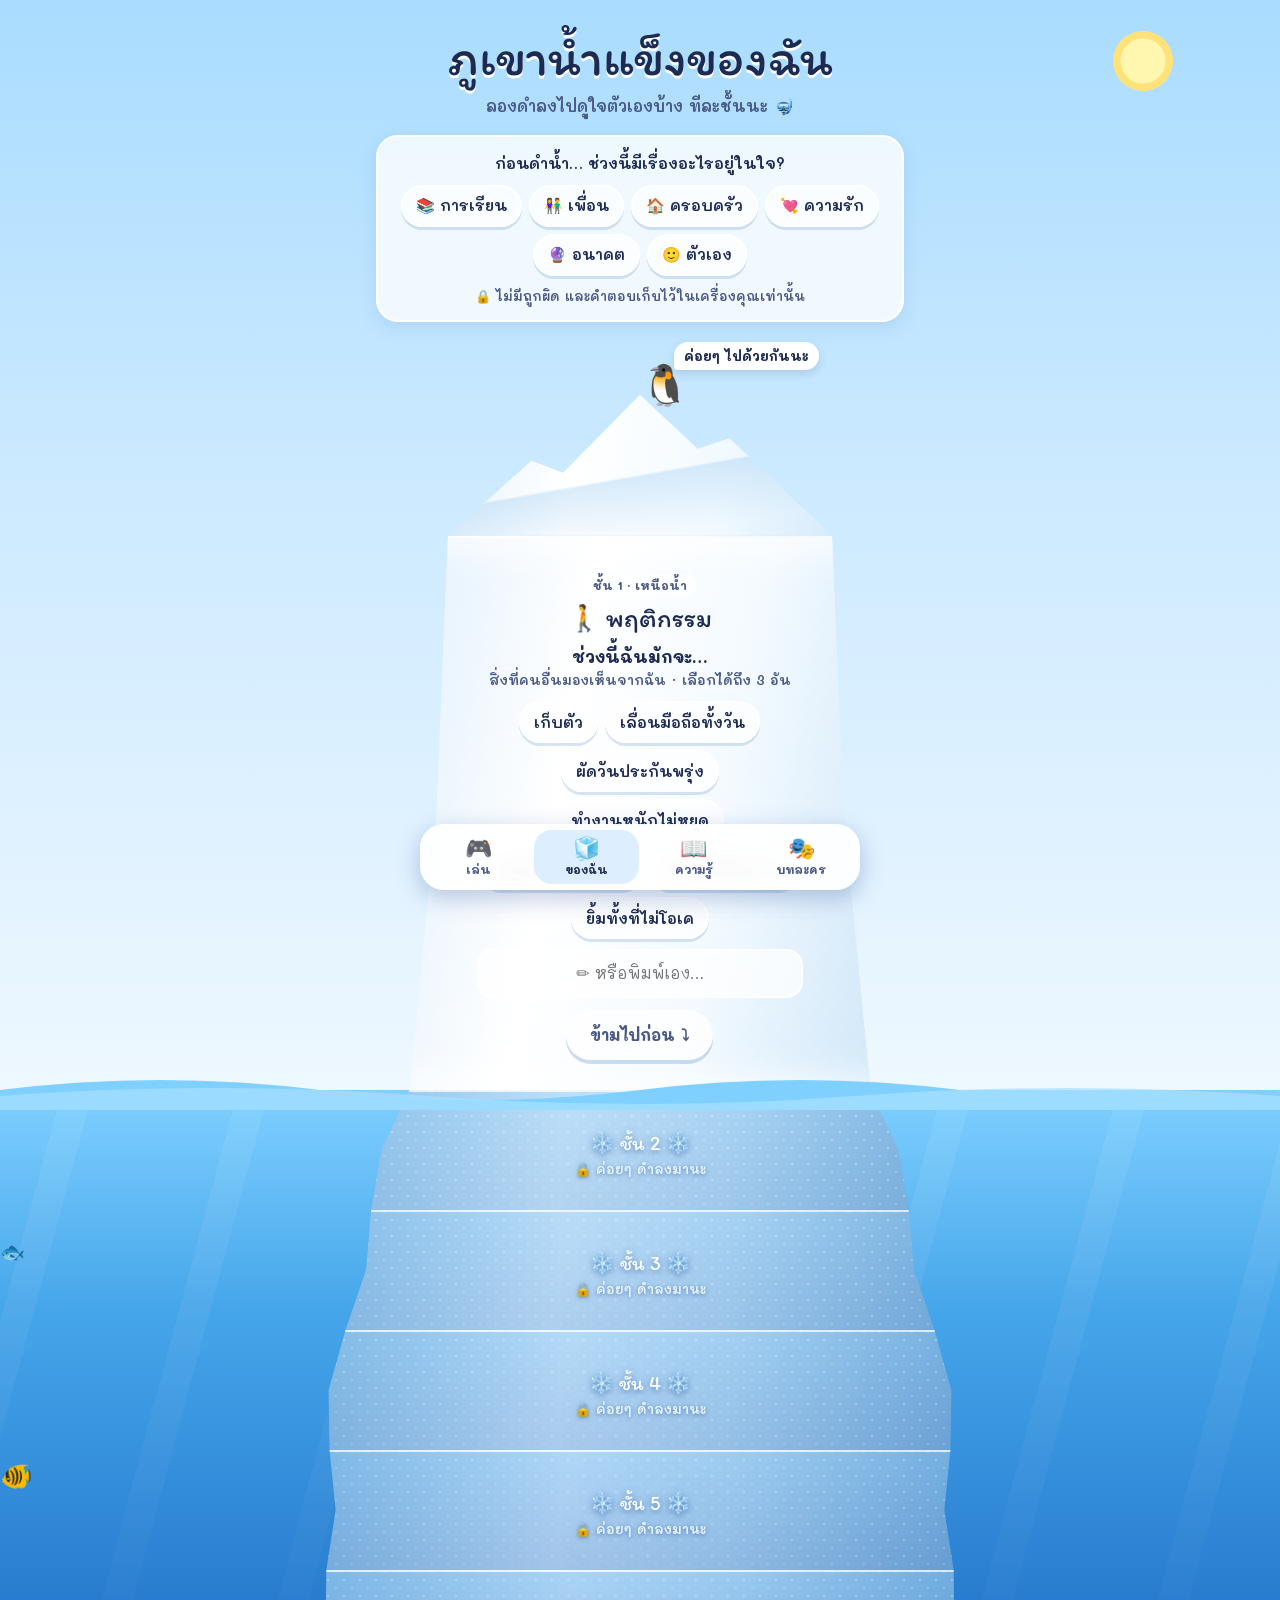
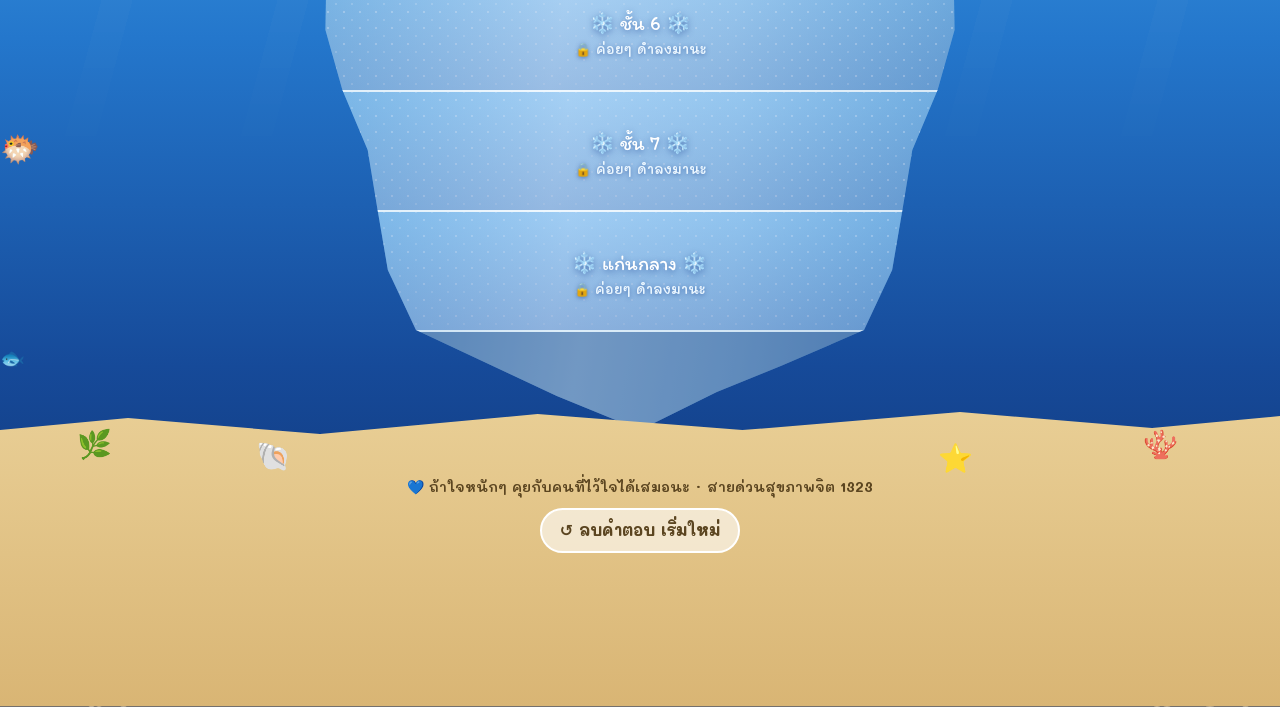
<file: me.html>
<!doctype html>
<html lang="th">
<head>
<meta charset="utf-8">
<meta name="viewport" content="width=device-width, initial-scale=1, viewport-fit=cover">
<title>ภูเขาน้ำแข็งของฉัน 🧊</title>
<meta name="theme-color" content="#a9dcff">
<meta name="description" content="ลองดำลงไปสำรวจภูเขาน้ำแข็งในใจของตัวเอง ทีละชั้น">
<!-- link preview -->
<meta property="og:type" content="website">
<meta property="og:site_name" content="ภูเขาน้ำแข็งในใจ">
<meta property="og:title" content="ภูเขาน้ำแข็งของฉัน 🧊">
<meta property="og:description" content="ลองดำลงไปสำรวจใจตัวเองทีละชั้น แล้วเก็บเป็นรูปภูเขาน้ำแข็งของคุณ">
<meta property="og:url" content="https://tataprin.github.io/satir-iceberg/me.html">
<meta property="og:image" content="https://tataprin.github.io/satir-iceberg/og.png?v=1">
<meta property="og:image:width" content="1200">
<meta property="og:image:height" content="630">
<meta property="og:image:alt" content="ภูเขาน้ำแข็งน่ารักๆ มีเพนกวินอยู่บนยอด">
<meta property="og:locale" content="th_TH">
<meta name="twitter:card" content="summary_large_image">
<meta name="twitter:title" content="ภูเขาน้ำแข็งของฉัน 🧊">
<meta name="twitter:description" content="ลองดำลงไปสำรวจใจตัวเองทีละชั้น แล้วเก็บเป็นรูปภูเขาน้ำแข็งของคุณ">
<meta name="twitter:image" content="https://tataprin.github.io/satir-iceberg/og.png?v=1">
<!-- /link preview -->
<link rel="icon" href="data:image/svg+xml,<svg xmlns='http://www.w3.org/2000/svg' viewBox='0 0 100 100'><text y='.9em' font-size='90'>🧊</text></svg>">
<link rel="preconnect" href="https://fonts.googleapis.com">
<link rel="preconnect" href="https://fonts.gstatic.com" crossorigin>
<link href="https://fonts.googleapis.com/css2?family=Itim&family=Mali:wght@500;600;700&display=swap" rel="stylesheet">
<link rel="stylesheet" href="style.css?v=8">
<style>
.intro{position:relative;z-index:2;max-width:560px;margin:16px auto 0;padding:0 16px}
.intro .card{background:rgba(255,255,255,.78);border:2px solid #fff;border-radius:22px;padding:14px 16px;text-align:center;box-shadow:0 6px 18px rgba(60,120,190,.15)}
.intro .card p{margin:0 0 4px;font-size:15.5px;font-weight:600}
.priv{font-size:13px;color:var(--ink-soft);font-weight:600}
.chips{display:flex;flex-wrap:wrap;justify-content:center;gap:7px;margin-top:10px}
.chip{max-width:100%;overflow-wrap:anywhere;min-height:42px;border:2px solid #fff;background:rgba(255,255,255,.7);border-radius:99px;padding:7px 13px;font-size:15px;font-weight:600;line-height:1.3;
  box-shadow:0 3px 0 rgba(60,120,190,.2);transition:background .25s ease,border-color .25s ease,transform .3s var(--pop),box-shadow .25s}
.chip:active{transform:scale(.93)}
.chip.on{background:#ffe48a;border-color:#ffc93c;box-shadow:0 3px 0 rgba(200,140,0,.35);animation:chipon .4s var(--pop)}
.chip.no{animation:wobble .45s ease-in-out}
.q{margin:10px 0 0;font-size:17px;font-weight:700;line-height:1.45}
.hintq{margin:2px 0 0;font-size:13.5px;color:var(--ink-soft);font-weight:600}
.own{display:block;width:100%;margin-top:10px;min-height:46px;border:2px solid #fff;border-radius:16px;background:rgba(255,255,255,.75);padding:10px 14px;
  font:inherit;font-size:16px;color:var(--ink);text-align:center;outline:none;transition:border-color .25s,background .25s}
.own:focus{border-color:#7cc2ff;background:#fff}
.next{margin-top:12px;min-height:50px;border:0;border-radius:99px;padding:12px 24px;font-weight:700;font-size:16px;background:#2f7de1;color:#fff;
  box-shadow:0 4px 0 #1d5bb0;transition:transform .2s var(--pop),box-shadow .2s,background .3s}
.next:active{transform:translateY(3px);box-shadow:0 1px 0 #1d5bb0}
.next.skip{background:rgba(255,255,255,.75);color:var(--ink-soft);box-shadow:0 4px 0 rgba(60,120,190,.25)}
.mine{display:flex;flex-wrap:wrap;justify-content:center;gap:6px;margin-top:8px}
.mine span{background:rgba(255,255,255,.85);border-radius:16px;padding:4px 12px;font-size:14.5px;font-weight:600;max-width:100%;overflow-wrap:anywhere;line-height:1.45}
.mine .txt{background:#fff7cf}
.empty{margin-top:8px;font-size:14px;color:var(--ink-soft);font-weight:600}
.edit{margin-top:6px;border:0;background:none;font-size:13px;font-weight:700;color:var(--ink-soft);text-decoration:underline;min-height:36px}
.lockt{font-family:"Itim";font-size:20px;color:#fff;text-shadow:0 2px 6px rgba(20,60,140,.5)}
.locks{font-size:13px;color:#eaf6ff;font-weight:600;text-shadow:0 1px 4px rgba(20,60,140,.5)}
.slice.above.locked .lockt{color:var(--ink);text-shadow:none}
.slice.above.locked .locks{color:var(--ink-soft);text-shadow:none}
.heart{font-size:54px;line-height:1;display:inline-block;filter:drop-shadow(0 0 14px #ffe27a);animation:beat 1.8s ease-in-out infinite}
.sticker{display:inline-block;max-width:100%;overflow-wrap:anywhere;margin-top:10px;background:#fff6b8;color:#5a4500;padding:12px 18px;border-radius:6px 22px 6px 22px;font-size:18px;font-weight:700;transform:rotate(-2deg);box-shadow:0 6px 14px rgba(0,0,0,.15);animation:stick .7s var(--pop) both .2s}
.acts .next{margin-top:6px}
@keyframes chipon{0%{transform:scale(1)}45%{transform:scale(1.12)}100%{transform:scale(1)}}
@keyframes wobble{20%{transform:translateX(-6px)}40%{transform:translateX(5px)}60%{transform:translateX(-3px)}80%{transform:translateX(2px)}}
@keyframes beat{0%,100%{transform:scale(1)}50%{transform:scale(1.1)}}
@keyframes stick{from{opacity:0;transform:rotate(-10deg) scale(.6)}to{opacity:1;transform:rotate(-2deg) scale(1)}}
</style>
</head>
<body class="boot">
<nav class="tabbar" data-on="me"></nav>

<header class="sky">
  <div class="sun"></div>
  <div class="cloud c1"></div><div class="cloud c2"></div><div class="cloud c3"></div>
  <div class="title">
    <h1>ภูเขาน้ำแข็งของฉัน</h1>
    <p>ลองดำลงไปดูใจตัวเองบ้าง ทีละชั้นนะ 🤿</p>
  </div>
  <div class="intro"><div class="card">
    <p>ก่อนดำน้ำ… ช่วงนี้มีเรื่องอะไรอยู่ในใจ?</p>
    <div class="chips" id="topic"></div>
    <div class="priv" style="margin-top:10px">🔒 ไม่มีถูกผิด และคำตอบเก็บไว้ในเครื่องคุณเท่านั้น</div>
  </div></div>
  <div class="col">
    <div class="peak"><div class="ice"></div><div class="snow"></div><div class="penguin">🐧</div><div class="say">ค่อยๆ ไปด้วยกันนะ</div></div>
    <div id="top"></div>
  </div>
</header>

<main class="sea">
  <div class="waves">
    <svg viewBox="0 0 1200 40" preserveAspectRatio="none"><path d="M0 20 Q 75 0 150 20 T 300 20 T 450 20 T 600 20 T 750 20 T 900 20 T 1050 20 T 1200 20 V40 H0Z" fill="#7fd0ff"/></svg>
    <svg class="w2" viewBox="0 0 1200 40" preserveAspectRatio="none"><path d="M0 20 Q 100 4 200 20 T 400 20 T 600 20 T 800 20 T 1000 20 T 1200 20 V40 H0Z" fill="#a8e1ff"/></svg>
  </div>
  <div class="rays"></div>
  <div id="sealife"></div>
  <div class="col" id="deep"></div>
  <div class="col tip"><div class="ice"></div></div>

  <section class="sum" id="sum"></section>

  <footer class="bed">
    <span class="deco" style="left:6%">🌿</span><span class="deco" style="left:20%;top:34px;animation-delay:-1s">🐚</span>
    <span class="deco" style="right:8%;animation-delay:-2s">🪸</span><span class="deco" style="right:24%;top:36px;animation-delay:-3s">⭐</span>
    <p>💙 ถ้าใจหนักๆ คุยกับคนที่ไว้ใจได้เสมอนะ · สายด่วนสุขภาพจิต <b>1323</b></p>
    <button class="pillbtn" data-act="reset">↺ ลบคำตอบ เริ่มใหม่</button>
  </footer>
</main>

<script src="ocean.js?v=7"></script>
<script src="poster.js?v=1"></script>
<script>
const TOPICS = ['📚 การเรียน','👫 เพื่อน','🏠 ครอบครัว','💘 ความรัก','🔮 อนาคต','🙂 ตัวเอง'];
const LAYERS = [
  {id:'behavior', name:'พฤติกรรม', emo:'🚶', tint:'#ffffff', wt:60, wb:72,
   q:'ช่วงนี้ฉันมักจะ…', hint:'สิ่งที่คนอื่นมองเห็นจากฉัน',
   chips:['เก็บตัว','เลื่อนมือถือทั้งวัน','ผัดวันประกันพรุ่ง','ทำงานหนักไม่หยุด','หงุดหงิดใส่คนอื่น','นอนไม่เป็นเวลา','ยิ้มทั้งที่ไม่โอเค']},
  {id:'body', name:'ความรู้สึกทางกาย', emo:'💓', tint:'#ffe6dc', wt:72, wb:84,
   q:'ร่างกายฉันรู้สึกยังไง?', hint:'ลองหายใจลึกๆ แล้วสังเกตตัวเอง',
   chips:['เหนื่อยล้า','ใจเต้นแรง','ไหล่ตึง','ปวดหัว','แน่นหน้าอก','นอนไม่หลับ','ท้องปั่นป่วน','ตัวเบาสบาย']},
  {id:'feeling', name:'อารมณ์ความรู้สึก', emo:'🌧️', tint:'#ffdcea', wt:84, wb:92,
   q:'ตอนนี้ฉันรู้สึก…', hint:'ทุกความรู้สึกเป็นของจริง',
   chips:['เครียด','เศร้า','กังวล','โกรธ','เหงา','ท้อ','สับสน','โล่งใจ','มีความหวัง']},
  {id:'faf', name:'ความรู้สึกต่อความรู้สึก', emo:'🪞', tint:'#ece0ff', wt:92, wb:97,
   q:'ฉันรู้สึกยังไง กับความรู้สึกนั้น?', hint:'ชั้นที่เราไม่ค่อยได้ถามตัวเอง',
   chips:['ไม่ควรรู้สึกแบบนี้เลย','อายที่รู้สึกแบบนี้','โทษตัวเอง','กลัวคนอื่นรู้','ยอมรับได้นะ','เข้าใจตัวเอง']},
  {id:'perception', name:'ความคิด / ความเชื่อ', emo:'💭', tint:'#dde7ff', wt:97, wb:98,
   q:'ฉันกำลังบอกตัวเองว่า…', hint:'เสียงในหัวที่พูดซ้ำๆ',
   chips:['ฉันยังไม่ดีพอ','คนอื่นเก่งกว่าฉัน','ฉันต้องทำได้ทุกอย่าง','ไม่มีใครเข้าใจฉัน','ฉันเป็นภาระ','ฉันพยายามเต็มที่แล้ว','เดี๋ยวก็ผ่านไป']},
  {id:'expectation', name:'ความคาดหวัง', emo:'🎯', tint:'#d6f6ea', wt:98, wb:93,
   q:'ฉันคาดหวังว่า…', hint:'จากตัวเอง หรือจากคนอื่น',
   chips:['ต้องได้ผลการเรียนดี','ต้องไม่ทำให้ใครผิดหวัง','ต้องเก่งเท่าเพื่อน','คนอื่นควรเข้าใจฉัน','ทุกอย่างต้องเป๊ะ','อยากให้ชีวิตง่ายกว่านี้']},
  {id:'yearning', name:'ความปรารถนา', emo:'💗', tint:'#ffdff1', wt:93, wb:82,
   q:'ลึกๆ หัวใจฉันอยาก…', hint:'สิ่งที่ทุกคนต้องการเหมือนกัน',
   chips:['ถูกยอมรับ','รู้สึกมีคุณค่า','ถูกรัก','รู้สึกปลอดภัย','ได้เป็นตัวเอง','มีอิสระ','มีความหมาย']},
  {id:'self', name:'ตัวตน', emo:'✨', tint:'#fff1b8', wt:82, wb:70, core:true, single:true,
   q:'ฉันอยากบอกตัวเองว่า…', hint:'ส่งข้อความถึงแก่นกลางของตัวเอง',
   chips:['เหนื่อยได้ พักได้นะ 🌙','เราเก่งในแบบของเรา 🌱','ใจดีกับตัวเองหน่อยนะ 🫶','ไม่ต้องสู้คนเดียวก็ได้ 🤝','ฉันมีค่าเสมอ 💛']}
];
const byId = Object.fromEntries(LAYERS.map(l => [l.id, l]));
const MAX = 3;

const KEY = 'my-iceberg-v1';
const blank = () => ({topic:null, picks:{}, text:{}, done:{}});
let S = blank();
try{ const r = localStorage.getItem(KEY); if(r) S = Object.assign(blank(), JSON.parse(r)); }catch(e){}
const save = () => { try{ localStorage.setItem(KEY, JSON.stringify(S)); }catch(e){} };
const esc = t => String(t).replace(/[&<>"']/g, c => ({'&':'&amp;','<':'&lt;','>':'&gt;','"':'&quot;',"'":'&#39;'}[c]));
const $ = id => document.getElementById(id);
const activeId = () => (LAYERS.find(l => !S.done[l.id]) || {}).id;
const picks = id => S.picks[id] || (S.picks[id] = []);
const has = id => picks(id).length > 0 || (S.text[id] || '').trim() !== '';

LAYERS.forEach((l, k) => $(k === 0 ? 'top' : 'deep').appendChild(makeSlice(l, k, l.core ? ' core' : '')));

function chosenHTML(l){
  const bits = picks(l.id).map(c => `<span>${esc(c)}</span>`);
  if((S.text[l.id] || '').trim()) bits.push(`<span class="txt">“${esc(S.text[l.id].trim())}”</span>`);
  return bits.length ? `<div class="mine">${bits.join('')}</div>` : '<div class="empty">— ข้ามไว้ก่อน ไม่เป็นไรนะ —</div>';
}

function inner(l, k){
  if(S.done[l.id]){
    if(l.core){
      const words = [...picks(l.id), (S.text[l.id] || '').trim()].filter(Boolean).map(esc).join(' · ') || 'ฉันมีค่าเสมอ 💛';
      return `<div class="heart">💛</div><h2 class="name">✨ ตัวตน ✨</h2>
        <div class="sticker">ถึงตัวฉัน: ${words}</div><br>
        <button class="edit" data-act="edit" data-id="${l.id}">แก้ไข</button>`;
    }
    return `<span class="tag">ชั้น ${k + 1}${k === 0 ? ' · เหนือน้ำ' : ''}</span>
      <h2 class="name"><span class="e">${l.emo}</span> ${l.name}</h2>
      ${chosenHTML(l)}
      <button class="edit" data-act="edit" data-id="${l.id}">แก้ไข</button>`;
  }
  if(l.id !== activeId()){
    return `<div class="lockt">❄️ ${l.core ? 'แก่นกลาง' : 'ชั้น ' + (k + 1)} ❄️</div><div class="locks">🔒 ค่อยๆ ดำลงมานะ</div>`;
  }
  const chips = l.chips.map(c => `<button class="chip${picks(l.id).includes(c) ? ' on' : ''}" data-act="chip" data-v="${esc(c)}">${esc(c)}</button>`).join('');
  return `<span class="tag">${l.core ? 'แก่นกลาง · ลึกที่สุด' : 'ชั้น ' + (k + 1) + (k === 0 ? ' · เหนือน้ำ' : ' · ใต้น้ำ')}</span>
    ${l.core ? '<div class="heart" style="margin-top:8px">🤍</div>' : ''}
    <h2 class="name"><span class="e">${l.emo}</span> ${l.name}</h2>
    <p class="q">${l.q}</p>
    <p class="hintq">${l.hint}${l.single ? '' : ' · เลือกได้ถึง ' + MAX + ' อัน'}</p>
    <div class="chips">${chips}</div>
    <input class="own" data-id="${l.id}" maxlength="120" placeholder="✏️ หรือพิมพ์เอง…" value="${esc(S.text[l.id] || '')}">
    <button class="next${has(l.id) ? '' : ' skip'}" data-act="next">${nextLabel(l)}</button>`;
}
const nextLabel = l => l.core ? (has(l.id) ? 'ส่งถึงตัวเอง 💌' : 'ข้ามไปก่อน') : (has(l.id) ? 'ดำต่อ ⤵' : 'ข้ามไปก่อน ⤵');

const shown = {};
const stateOf = l => S.done[l.id] ? 'done:' + JSON.stringify([picks(l.id), S.text[l.id]]) : (l.id === activeId() ? 'active' : 'locked');
function render(animate){
  LAYERS.forEach((l, k) => {
    const st = stateOf(l);
    if(shown[l.id] === st) return;
    shown[l.id] = st;
    const el = $('L-' + l.id);
    const apply = () => {
      el.classList.toggle('solved', st.startsWith('done'));
      el.classList.toggle('active', st === 'active');
      el.classList.toggle('locked', st === 'locked');
      el.querySelector('.in').innerHTML = inner(l, k);
    };
    animate && !REDUCE ? morph(el, apply) : apply();
  });
  $('topic').innerHTML = TOPICS.map(t => `<button class="chip${S.topic === t ? ' on' : ''}" data-act="topic" data-v="${t}">${t}</button>`).join('');
  renderSum();
}

const answers = l => [...picks(l.id), (S.text[l.id] || '').trim()].filter(Boolean);

let posterSig = '', posterBlob = null;
async function renderSum(){
  const box = $('sum');
  if(activeId()){ box.classList.remove('on'); posterSig = ''; return; }
  const sig = JSON.stringify([S.topic, S.picks, S.text]);
  if(sig === posterSig) return;
  posterSig = sig;
  box.innerHTML = `
    <div class="done-h"><div class="spark">✨</div><h2>ภูเขาน้ำแข็งของคุณ</h2><p>ดำมาถึงก้นบึ้งแล้ว เก่งมากเลย 💛</p></div>
    <div class="poster"><img id="poster" alt="ภูเขาน้ำแข็งของฉัน"></div>
    <p class="snap">📸 แคปหน้าจอ หรือแตะค้างที่รูปเพื่อบันทึกได้เลย</p>
    <div class="acts"><button class="next" data-act="save">💾 บันทึกรูป</button><button class="next skip" data-act="share">📤 แชร์ให้เพื่อน</button></div>
    <p class="kind">ทุกชั้นคือส่วนหนึ่งของคุณ ไม่มีชั้นไหนผิด<br>ใจดีกับตัวเองนะ 🫶</p>`;
  box.classList.add('on');
  const c = await drawPoster({
    title:'ภูเขาน้ำแข็งของฉัน',
    sub:S.topic ? 'เรื่อง ' + S.topic : '',
    layers:LAYERS.map(l => ({...l, text:answers(l).join(' · ') || (l.core ? 'ฉันมีค่าเสมอ 💛' : '—')}))
  });
  showPoster(c, $('poster'), b => { posterBlob = b; });
}
const POSTER_NAME = 'my-iceberg.png';

let busy = false;
document.addEventListener('input', e => {
  const t = e.target; if(!t.matches('.own')) return;
  S.text[t.dataset.id] = t.value; save();
  const l = byId[t.dataset.id], btn = t.parentNode.querySelector('.next');
  btn.textContent = nextLabel(l); btn.classList.toggle('skip', !has(l.id));
});
document.addEventListener('keydown', e => { if(e.key === 'Enter' && e.target.matches('.own')){ e.target.blur(); e.target.parentNode.querySelector('.next').click(); } });
document.addEventListener('click', e => {
  const b = e.target.closest('[data-act]'); if(!b) return;
  const act = b.dataset.act;
  if(act === 'topic'){
    S.topic = S.topic === b.dataset.v ? null : b.dataset.v; save(); buzz(10);
    b.parentNode.querySelectorAll('.chip').forEach(c => c.classList.toggle('on', c.dataset.v === S.topic));
    if(S.topic) setTimeout(() => glide($('L-' + (activeId() || 'self'))), 450);
    return;
  }
  if(act === 'chip'){
    const l = byId[activeId()], list = picks(l.id), v = b.dataset.v, i = list.indexOf(v);
    if(i >= 0){ list.splice(i, 1); b.classList.remove('on'); }
    else if(l.single){ list.length = 0; list.push(v); b.parentNode.querySelectorAll('.chip').forEach(c => c.classList.toggle('on', c === b)); }
    else if(list.length >= MAX){ b.classList.remove('no'); void b.offsetWidth; b.classList.add('no'); buzz([20, 30, 20]); return; }
    else { list.push(v); b.classList.add('on'); }
    buzz(10); save();
    const btn = b.closest('.in').querySelector('.next');
    btn.textContent = nextLabel(l); btn.classList.toggle('skip', !has(l.id));
    return;
  }
  if(act === 'next'){
    if(busy) return; busy = true;
    const l = byId[activeId()], el = $('L-' + l.id);
    S.done[l.id] = true; save(); buzz(15); shine(el);
    render(true);
    const nx = activeId() ? $('L-' + activeId()) : $('sum');
    setTimeout(() => { if(activeId()) shine(nx); }, 500);
    setTimeout(() => { glide(nx); busy = false; }, 1000);
    return;
  }
  if(act === 'edit'){
    S.done[b.dataset.id] = false; save(); render(true);
    setTimeout(() => glide($('L-' + activeId())), 800);
    return;
  }
  if(act === 'save'){ buzz(15); savePoster(posterBlob, POSTER_NAME); return; }
  if(act === 'share'){ buzz(15); sharePoster(posterBlob, POSTER_NAME, 'ภูเขาน้ำแข็งของฉัน', 'ลองดำดูภูเขาน้ำแข็งในใจของตัวเองบ้างสิ 🧊 https://tataprin.github.io/satir-iceberg/me.html'); return; }
  if(act === 'reset'){
    if(!confirm('ลบคำตอบทั้งหมดแล้วเริ่มใหม่?')) return;
    S = blank(); save(); render(true);
    setTimeout(() => glide(document.body), 300);
  }
});

sealife($('sealife'));
render(false);
setTimeout(() => document.body.classList.remove('boot'), 2000);
</script>
</body>
</html>
</file>
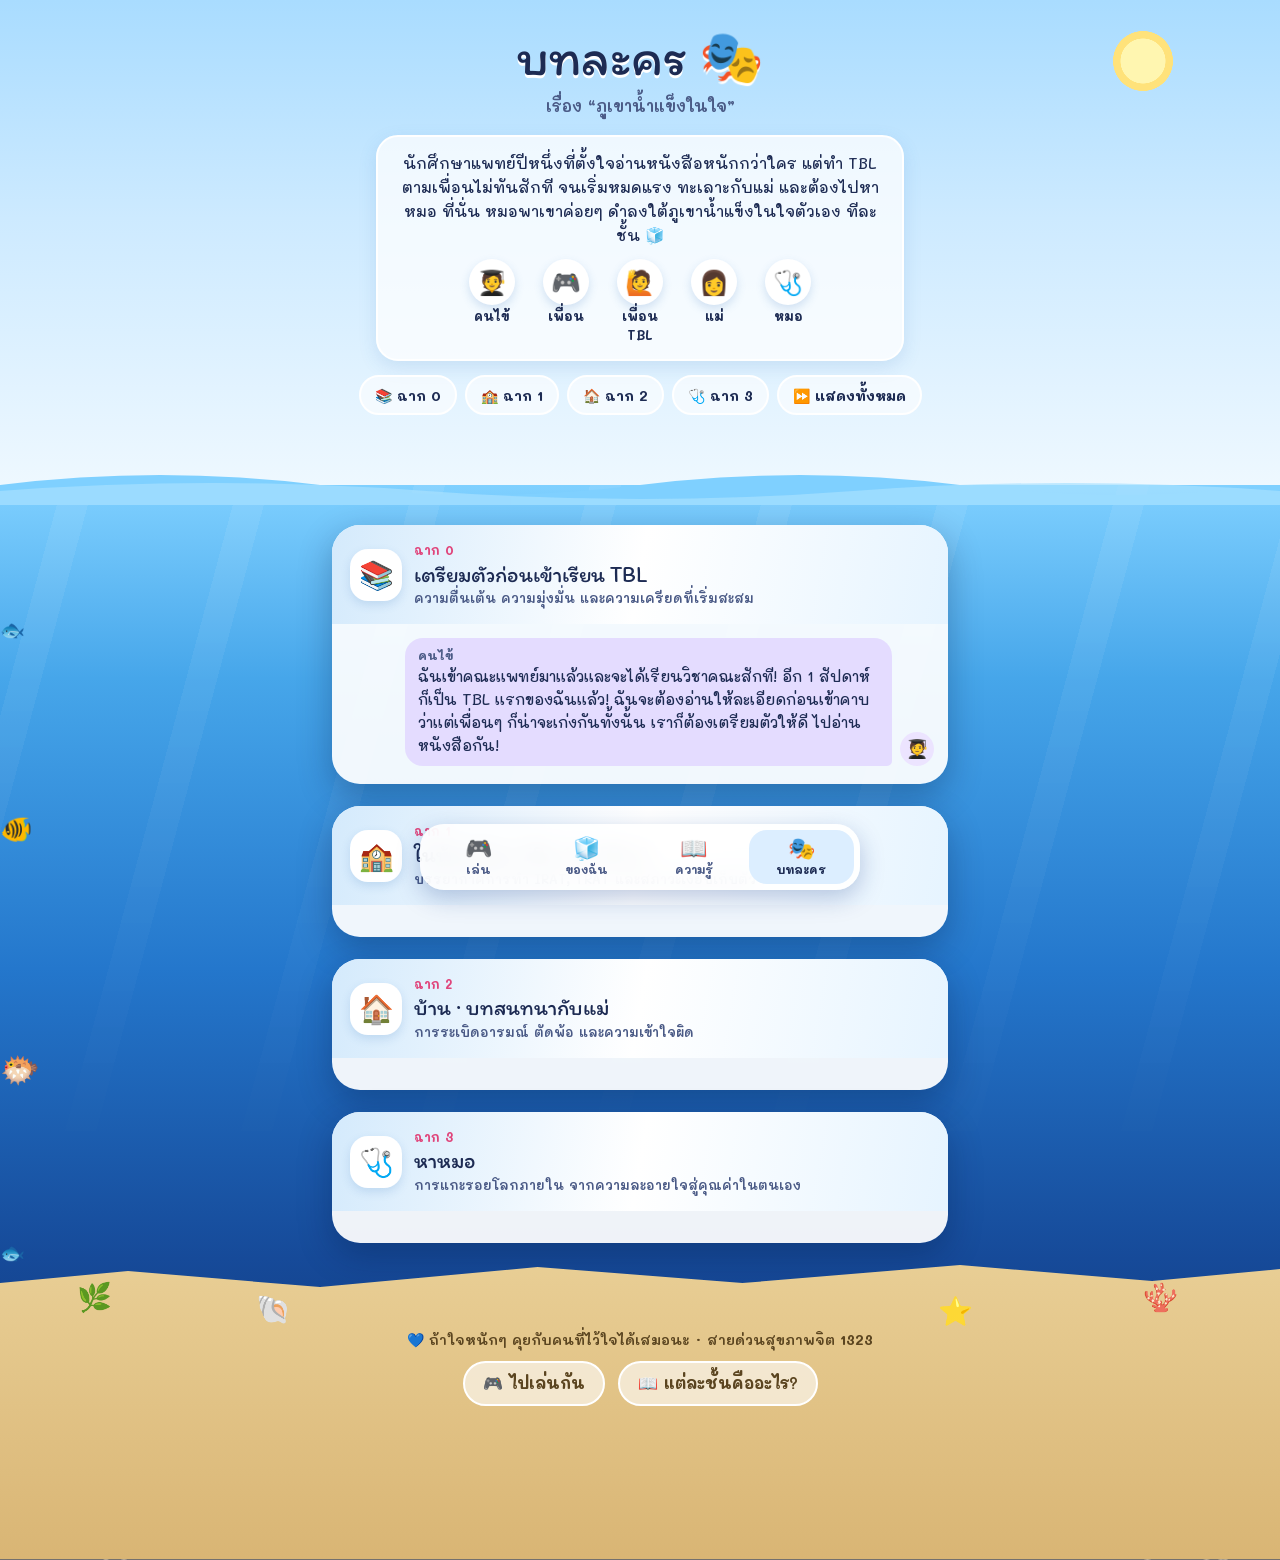
<file: script.html>
<!doctype html>
<html lang="th">
<head>
<meta charset="utf-8">
<meta name="viewport" content="width=device-width, initial-scale=1, viewport-fit=cover">
<title>บทละคร 🎭</title>
<meta name="theme-color" content="#a9dcff">
<meta name="description" content="บทละครเรื่องภูเขาน้ำแข็งในใจ ทั้ง 4 ฉาก">
<!-- link preview -->
<meta property="og:type" content="website">
<meta property="og:site_name" content="ภูเขาน้ำแข็งในใจ">
<meta property="og:title" content="บทละคร · ภูเขาน้ำแข็งในใจ 🎭">
<meta property="og:description" content="อ่านบทละครทั้ง 4 ฉากแบบแชต">
<meta property="og:url" content="https://tataprin.github.io/satir-iceberg/script.html">
<meta property="og:image" content="https://tataprin.github.io/satir-iceberg/og.png?v=1">
<meta property="og:image:width" content="1200">
<meta property="og:image:height" content="630">
<meta property="og:image:alt" content="ภูเขาน้ำแข็งน่ารักๆ มีเพนกวินอยู่บนยอด">
<meta property="og:locale" content="th_TH">
<meta name="twitter:card" content="summary_large_image">
<meta name="twitter:title" content="บทละคร · ภูเขาน้ำแข็งในใจ 🎭">
<meta name="twitter:description" content="อ่านบทละครทั้ง 4 ฉากแบบแชต">
<meta name="twitter:image" content="https://tataprin.github.io/satir-iceberg/og.png?v=1">
<!-- /link preview -->
<link rel="icon" href="data:image/svg+xml,<svg xmlns='http://www.w3.org/2000/svg' viewBox='0 0 100 100'><text y='.9em' font-size='90'>🎭</text></svg>">
<link rel="preconnect" href="https://fonts.googleapis.com">
<link rel="preconnect" href="https://fonts.gstatic.com" crossorigin>
<link href="https://fonts.googleapis.com/css2?family=Itim&family=Mali:wght@500;600;700&display=swap" rel="stylesheet">
<link rel="stylesheet" href="style.css?v=8">
<style>
.sky{padding-bottom:70px}
.syn{position:relative;z-index:2;max-width:560px;margin:16px auto 0;padding:0 16px}
.syn .card{background:rgba(255,255,255,.75);border:2px solid #fff;border-radius:22px;padding:14px 18px;font-size:15.5px;font-weight:500;text-align:center;box-shadow:0 6px 18px rgba(60,120,190,.15)}
.cast{display:flex;flex-wrap:wrap;justify-content:center;gap:8px;margin-top:12px}
.who{display:flex;flex-direction:column;align-items:center;font-size:12.5px;font-weight:700;width:66px}
.who span{width:46px;height:46px;border-radius:50%;background:#fff;display:grid;place-items:center;font-size:24px;box-shadow:0 4px 10px rgba(60,120,190,.2);margin-bottom:2px;transition:transform .3s var(--pop)}
.who:hover span{transform:translateY(-3px) rotate(-6deg)}
.jump{display:flex;flex-wrap:wrap;justify-content:center;gap:8px;margin-top:14px;position:relative;z-index:2;padding:0 16px}
.jump button{border:2px solid #fff;background:rgba(255,255,255,.6);border-radius:99px;padding:6px 14px;font-weight:700;font-size:14px;transition:transform .25s var(--pop),background .25s}
.jump button:hover{transform:translateY(-2px);background:#fff}

.scenes{position:relative;z-index:2;max-width:640px;margin:0 auto;padding:40px 12px 70px;display:flex;flex-direction:column;gap:22px}
.scene{background:rgba(255,255,255,.93);border-radius:28px;box-shadow:0 12px 34px rgba(0,20,60,.3);overflow:hidden;
  opacity:0;transform:translateY(26px);transition:opacity .8s ease,transform .8s var(--pop)}
.scene.seen{opacity:1;transform:none}
.sh{display:flex;gap:12px;align-items:center;padding:16px 18px;background:linear-gradient(100deg,#d4eafc,#ffffff 50%,#e6f4ff)}
.sh .bd{flex:none;width:52px;height:52px;border-radius:18px;background:#fff;display:grid;place-items:center;font-size:28px;box-shadow:0 4px 10px rgba(60,120,190,.18)}
.sh small{display:block;font-size:12.5px;font-weight:700;color:#e0457b}
.sh h2{margin:0;font-size:22px;line-height:1.25}
.sh .pl{font-size:13px;color:var(--ink-soft);font-weight:600}
.lines{padding:14px 14px 18px;display:flex;flex-direction:column;gap:9px}
.ln{display:flex;gap:8px;align-items:flex-end;max-width:90%}
.ln .av{flex:none;width:34px;height:34px;border-radius:50%;display:grid;place-items:center;background:#eef6ff;font-size:18px}
.bb{background:#eef3fb;border-radius:18px 18px 18px 5px;padding:8px 13px;font-size:15px;font-weight:500}
.bb .nm{display:block;font-size:12px;font-weight:700;color:var(--ink-soft)}
.bb .act{display:block;font-size:12.5px;font-style:italic;color:var(--ink-soft)}
.ln.me{align-self:flex-end;flex-direction:row-reverse}
.ln.me .av{background:#ece4ff}
.ln.me .bb{background:#e4dcff;border-radius:18px 18px 5px 18px}
.ln.d .bb{background:#dff5ec}
.ln.m .bb{background:#ffe9ef}
.link{display:inline-block;margin-top:5px;font-size:12px;font-weight:700;padding:2px 10px;border-radius:99px;color:var(--ink);text-decoration:none;border:1.5px solid rgba(29,43,83,.12);transition:transform .25s var(--pop)}
.link:hover{transform:translateY(-1px)}
.sec{align-self:center;font-size:12.5px;font-weight:700;color:var(--ink-soft);padding:3px 14px;border-radius:99px;background:#fff;border:1.5px dashed #c9dbf2;margin-top:6px}
.note{align-self:center;font-size:13px;background:#fff8dc;color:#7a5b00;padding:5px 14px;border-radius:14px;max-width:92%;text-align:center;font-weight:600}
.end{text-align:center;padding:4px 16px 18px;font-size:30px}
.nav{display:flex;gap:4px;padding:4px}
.nav a{padding:6px 12px;border-radius:99px;text-decoration:none;font-size:14px}
.nav a.on{background:#dceeff}
.hid{display:none!important}
.ln.sent .bb{animation:send .45s var(--pop) both;transform-origin:0 100%}
.ln.me.sent .bb{transform-origin:100% 100%}
.ln.sent .av{animation:fadeup .35s ease both}
.sec.sent,.note.sent,.end.sent{animation:fadeup .5s var(--pop) both}
.typing .bb{padding:12px 16px;animation:send .3s var(--pop) both}
.dots{display:inline-flex;gap:4px}
.dots i{width:7px;height:7px;border-radius:50%;background:#8aa0c8;animation:dot 1s ease-in-out infinite}
.dots i:nth-child(2){animation-delay:.15s}.dots i:nth-child(3){animation-delay:.3s}
@keyframes send{from{opacity:0;transform:translateY(10px) scale(.85)}to{opacity:1;transform:none}}
@keyframes dot{0%,60%,100%{transform:translateY(0);opacity:.5}30%{transform:translateY(-5px);opacity:1}}
.jump button{min-height:40px}
@media (hover:none){.jump button:hover{transform:none}}
.scenes{padding-bottom:40px}
</style>
</head>
<body>

<nav class="tabbar" data-on="script"></nav>

<header class="sky">
  <div class="sun"></div>
  <div class="cloud c1"></div><div class="cloud c2"></div><div class="cloud c3"></div>
  <div class="title">
    <h1>บทละคร 🎭</h1>
    <p>เรื่อง “ภูเขาน้ำแข็งในใจ”</p>
  </div>
  <div class="syn"><div class="card">
    นักศึกษาแพทย์ปีหนึ่งที่ตั้งใจอ่านหนังสือหนักกว่าใคร แต่ทำ TBL ตามเพื่อนไม่ทันสักที
    จนเริ่มหมดแรง ทะเลาะกับแม่ และต้องไปหาหมอ
    ที่นั่น หมอพาเขาค่อยๆ ดำลงใต้ภูเขาน้ำแข็งในใจตัวเอง ทีละชั้น 🧊
    <div class="cast">
      <div class="who"><span>🧑‍🎓</span>คนไข้</div>
      <div class="who"><span>🎮</span>เพื่อน</div>
      <div class="who"><span>🙋</span>เพื่อน TBL</div>
      <div class="who"><span>👩</span>แม่</div>
      <div class="who"><span>🩺</span>หมอ</div>
    </div>
  </div></div>
  <div class="jump" id="jump"></div>
</header>

<main class="sea">
  <div class="waves">
    <svg viewBox="0 0 1200 40" preserveAspectRatio="none"><path d="M0 20 Q 75 0 150 20 T 300 20 T 450 20 T 600 20 T 750 20 T 900 20 T 1050 20 T 1200 20 V40 H0Z" fill="#7fd0ff"/></svg>
    <svg class="w2" viewBox="0 0 1200 40" preserveAspectRatio="none"><path d="M0 20 Q 100 4 200 20 T 400 20 T 600 20 T 800 20 T 1000 20 T 1200 20 V40 H0Z" fill="#a8e1ff"/></svg>
  </div>
  <div class="rays"></div>
  <div id="sealife"></div>
  <div class="scenes" id="scenes"></div>
  <footer class="bed">
    <span class="deco" style="left:6%">🌿</span><span class="deco" style="left:20%;top:34px;animation-delay:-1s">🐚</span>
    <span class="deco" style="right:8%;animation-delay:-2s">🪸</span><span class="deco" style="right:24%;top:36px;animation-delay:-3s">⭐</span>
    <p>💙 ถ้าใจหนักๆ คุยกับคนที่ไว้ใจได้เสมอนะ · สายด่วนสุขภาพจิต <b>1323</b></p>
    <a class="pillbtn" href="index.html" data-fade>🎮 ไปเล่นกัน</a>
    <a class="pillbtn" href="info.html" data-fade>📖 แต่ละชั้นคืออะไร?</a>
  </footer>
</main>

<script src="ocean.js?v=7"></script>
<script>
const LAYER = {
  behavior:['🚶 พฤติกรรม','#fff6c9'], body:['💓 ความรู้สึกทางกาย','#ffe6dc'], feeling:['🌧️ อารมณ์ความรู้สึก','#ffdcea'],
  faf:['🪞 ความรู้สึกต่อความรู้สึก','#ece0ff'], perception:['💭 ความคิด / ความเชื่อ','#dde7ff'],
  expectation:['🎯 ความคาดหวัง','#d6f6ea'], yearning:['💗 ความปรารถนา','#ffdff1']
};
const WHO = {
  p:{nm:'คนไข้',e:'🧑‍🎓',c:'me'}, f:{nm:'เพื่อน',e:'🎮'}, tb:{nm:'เพื่อน TBL',e:'👥'},
  t1:{nm:'เพื่อน TBL 1',e:'🙋'}, t2:{nm:'เพื่อน TBL 2',e:'😎'}, both:{nm:'เพื่อนทั้งคู่',e:'🙌'},
  f1:{nm:'เพื่อน 1',e:'🙋'}, f2:{nm:'เพื่อน 2',e:'😎'}, f12:{nm:'เพื่อน 1 & 2',e:'🙌'},
  m:{nm:'แม่',e:'👩',c:'m'}, d:{nm:'หมอ',e:'🩺',c:'d'}
};
const SCENES = [
 {no:0, emo:'📚', th:'เตรียมตัวก่อนเข้าเรียน TBL', place:'ความตื่นเต้น ความมุ่งมั่น และความเครียดที่เริ่มสะสม',
  lines:[
   {w:'p',t:'ฉันเข้าคณะแพทย์มาแล้วและจะได้เรียนวิชาคณะสักที! อีก 1 สัปดาห์ก็เป็น TBL แรกของฉันแล้ว! ฉันจะต้องอ่านให้ละเอียดก่อนเข้าคาบ ว่าแต่เพื่อนๆ ก็น่าจะเก่งกันทั้งนั้น เราก็ต้องเตรียมตัวให้ดี ไปอ่านหนังสือกัน!'},
   {w:'p',t:'นี่ก็จะ 5 วันละ ยังอ่านไม่จบเลย อีกสองวันก็เข้าคาบ ไหนจะต้องเรียนคาบ lecture ให้ทันอีก อ้อใช่สิ ถ้าเราไม่เข้าใจก็ถามเพื่อนได้นี่นา แต่เราจะทำตัวเป็นตัวถ่วงไม่ได้ ต้องสู้แม้จะเหนื่อย เฮ้อ! นี่สินะคณะแพทย์'},
   {w:'f',a:'นั่งตีป้อม',t:'ชิวๆ เหลืออีกตั้งหลายวัน มากดแรงค์กันสักตาไหม'},
   {w:'p',t:'ใกล้ TBL แล้วนะ ยังไม่อ่านหนังสือหรอ'},
   {w:'f',t:'ชิวๆ เหลืออีกตั้งหลายวัน มากดแรงค์กันสักตาไหม'},
   {w:'p',link:'feeling',t:'กดแรงค์อะไร! อ่านหนังสือก็ไม่ทัน lecture ก็ยังเก็บไม่ครบ เครียดจะตายอยู่แล้ว'},
   {n:'เริ่มแสดงความเครียดและความเหนื่อยล้าสะสมจากการอ่านหนังสือตลอดสัปดาห์'}
  ]},
 {no:1, emo:'🏫', th:'ในห้องเรียน TBL 1 & TBL 2', place:'บรรยากาศการทำ IRAT, TRAT และสภาวะเงียบเก็บตัว',
  lines:[
   {h:'TBL 1: ช่วงสอบเดี่ยว (IRAT)'},
   {w:'p',a:'ดูนิ่งๆ ทำได้บ้างไม่ได้บ้าง',link:'body',t:'...'},
   {n:'นิ่งๆ เก็บตัว ไม่ interact กับเพื่อนในกลุ่ม'},
   {w:'tb',a:'ดูทำได้เรื่อยๆ แย่งๆ กันพูด',t:'...'},
   {h:'จบ IRAT เตรียมทำสอบกลุ่ม (TRAT)'},
   {w:'t1',t:'โอเคฉันพอรอด แกทำได้ปะ'},
   {w:'t2',t:'ทำได้ ชิวเลย มันไม่ได้เข้าใจยากขนาดนั้น'},
   {w:'t1',t:'แหม่พูดงี้อ่านจิงปะจ้ะ'},
   {w:'t2',t:'อ่านเมื่อเช้าเอง ชิว~'},
   {w:'t1',t:'โหแบบนี้อ่ะนะชิว นี่ฉันอ่านเมื่อคืนไปรอบเดียวเอง ดีนะพอไหวอยู่'},
   {w:'p',a:'เริ่มลังเลและไม่กล้าแทรก',t:'…อ่า คือว่า'},
   {w:'t2',t:'เมื่อกี้ข้อสามมันตอบ C ปะ'},
   {w:'t1',t:'เออใช่ๆ มันถาม Patho นิ ตอนแรกจะตอบ A แล้วแต่เอ้ะก่อน'},
   {w:'p',t:'…เราตอบ B ไป…'},
   {w:'t1',t:'แล้วไอรูปนั่นอ่ะมันอะไรวะ D ปะ เมื่อเช้าดูรูปมาแล้วมันเขียนอยู่ล่างรูป'},
   {w:'t2',t:'แม่นจ้ะ ถูกๆๆๆ นี่ก็ว่าใช่ มันเขียนอยู่ล่างรูปสไลด์อาจารย์'},
   {w:'both',a:'ดีใจกันฉ่ำ',t:'เย้!'},
   {w:'p',a:'ทำท่าจะถามแต่ก็ ไม่ดีกว่า',link:'body',t:'...'},
   {n:'ถอยร่นทางกายภาพ ไม่ interact กับเพื่อนในกลุ่ม'},
   {h:'ก่อนเริ่ม TBL 2'},
   {w:'p',t:'อ่านหนังสือเหนื่อยแล้ว ไปหาเพื่อนดีกว่า ใกล้จะ TBL แล้วด้วย เพื่อนอ่านหนังสืออยู่มั้ยนะ'},
   {w:'f',a:'นั่งดูบอล',t:'goal! นำห่างแล้ว เกมนี้ชนะแน่'},
   {w:'p',t:'…'},
   {h:'TBL 2: กำลังทำ TRAT'},
   {w:'f1',t:'D ปะ ข้อนี้'},
   {w:'f2',t:'เซม เขาก็ถามตรงเกินข้อนี้อ่ะ ละต่อไปว่า A ปะ'},
   {w:'f1',t:'มันยังไงอ่ะ มันใช่กลไกยาที่ไป affect ที่ตับปะ'},
   {w:'f2',t:'นี่คือว่างั้น ลองฝนดูซิ'},
   {w:'f12',t:'เย้! ถูก!'},
   {w:'p',t:'…อ่าข้อ… ข้อต่อไปนี่ว่า B ปะ อาจารย์เขาพู-'},
   {w:'f2',t:'ไม่ปะนี่ว่า C ตัว D เหมือนอาจารย์ไม่เน้น มันเข้ากะหลายตัวปะ'},
   {w:'f1',t:'นี่ก็ว่างั้น คือตัว C มันเจาะไปที่ Receptor เลย ไม่ใช่ครอบจักรวาลเหมือน D แกลองฝนดู'},
   {w:'f12',t:'เย้! D ถูก!'},
   {w:'p',t:'…อีกแล้วหรอ…'},
   {h:'หลังออกจากคาบ กำลังกลับบ้าน'},
   {w:'p',link:'expectation',t:'ไหงวันนี้เป็นวันที่แย่อีกแล้วอ่ะ เราก็อ่านละเอียดจัดๆ สุดๆ เลยนะ ทำไมยังไม่ได้อีก ไม่เป็นไรเดี๋ยวค่อยเอาใหม่ แล้วกลับบ้านไปจะคุยกับแม่ยังไงดีเนี่ย…'},
   {n:'ยึดถือสมการ อ่านมาก = เข้าใจมาก เมื่อไม่ได้ผลจึงเริ่มหมดกำลังใจ'}
  ]},
 {no:2, emo:'🏠', th:'บ้าน · บทสนทนากับแม่', place:'การระเบิดอารมณ์ ตัดพ้อ และความเข้าใจผิด',
  lines:[
   {w:'p',a:'หน้าเครียดๆ กังวล',t:'...'},
   {w:'m',a:'เดินเข้าไปถาม',t:'ช่วงนี้เป็นอะไรรึเปล่าทำไมดูเครียดจังลูก'},
   {w:'p',a:'ปรึกษาแม่',t:'ถอนหายใจ… ตอนนี้ผมเรียนวิชา บลาๆๆ… แล้วพยายามทำความเข้าใจเนื้อหาแต่พอทำงานกลุ่มแล้วเหมือนไม่ได้ช่วยเพื่อนตอบเลย'},
   {w:'m',t:'ก็เรียนเนื้อหาเดียวกันใช่มั้ยลูก ลูกไม่ตั้งใจรึเปล่า'},
   {w:'p',t:'ผมก็พยายามแล้วนะ แต่ไม่รู้จะทำยังไงเหมือนกัน'},
   {w:'m',t:'ถ้ารู้ว่าตัวเองเรียนไม่เข้าใจเหมือนเพื่อนทำไมไม่ทบทวนเนื้อหาก่อนที่จะเรียนให้มากขึ้นล่ะ จะได้ทันเพื่อนไง'},
   {w:'p',a:'พูดเสร็จแล้วเดินหนีแม่',link:'perception',t:'ก็ผมอ่านตลอดสัปดาห์ ทุกวัน ทุกชั่วโมง ทุกนาทีทุกวินาที! แต่ผลลัพธ์มันแทบไม่ได้ดีขึ้นเลยทั้งที่อ่านเยอะขึ้นด้วยซ้ำ! แต่แม่ดูเพื่อนผมสิ เขาอ่าน 2-3 ชั่วโมงจำได้ทุกตัวอักษรยันขอบหน้าสไลด์ แทบทุกคนเป็นแบบนั้นแล้วผมล่ะ! แล้วผมล่ะแม่!'},
   {n:'เริ่มเชื่อว่าตนเองอ่านเท่าไหร่ก็คงไม่เข้าใจเหมือนเพื่อน'}
  ]},
 {no:3, emo:'🩺', th:'หาหมอ', place:'การแกะรอยโลกภายใน จากความละอายใจสู่คุณค่าในตนเอง',
  lines:[
   {n:'คนไข้มาหาหมอเพราะไม่รู้จะทำยังไงแล้ว'},
   {w:'p',a:'เข้าห้องตรวจ',t:'...'},
   {w:'d',t:'สวัสดีครับ คนไข้ชื่ออะไร มาหาวันนี้เพราะอะไรเหรอครับ'},
   {w:'p',t:'ชื่อ [...] ครับ คือผม เอ่อ…'},
   {w:'d',t:'…ค่อยๆ ได้ครับคนไข้ พื้นที่นี้มีแค่เรา เดี๋ยวหมอรับฟังเอง'},
   {w:'p',t:'…อ่อ ครับ คือผมมาหาเพราะว่ารู้สึกช่วงที่ผ่านมามันเรียนไม่ค่อยได้แบบ ไม่สนุกเลยครับหมอ ปกติผมจะอ่านเรื่อยๆ อ่านทุกวันได้แต่แบบ เราอ่านหนังสือไปเยอะมาก แต่ผลสุดท้ายเราก็ตามเพื่อนตลอด'},
   {w:'d',t:'แล้วจากตรงนี้มันส่งผลยังไงกับเราบ้างเหรอ'},
   {w:'p',link:'behavior',t:'แล้วพอเรียนไม่ได้ก็ทำให้ตัวเองไม่อยากอ่านหนังสือหรือทำอะไรแล้ว เหมือนเราไม่อยากทำอะไรแล้ว เพราะทำไปก็คงทำไม่ได้'},
   {w:'d',t:'ดูท่าแล้วเหมือนเราดูจะติดหล่มกับเรื่องนี้มากเลยนะ แล้วทั้งหมดนี้มันทำให้เรารู้สึกยังไงเหรอ'},
   {w:'p',link:'feeling',t:'ก็ทำให้ตัวเองรู้สึกท้อลง เหมือนไม่รู้ว่าจะทำยังไงต่อ'},
   {w:'d',t:'นอกจากมีความรู้สึกท้อแล้วยังมีความรู้สึกอื่นที่อยากจะบอกหมอเพิ่มเติม สามารถบอกหมอได้เลยนะครับ'},
   {w:'p',link:'feeling',t:'ก็คงเครียดด้วยเพราะเราเองก็อยากได้ผลการเรียนดีๆ เหมือนมันดูตันๆ ไปมาก เอาจริงๆ คือผมอ่ะอยากกลับไปอ่านได้ดีเหมือนเดิมอ่านได้ละเอียดเหมือนเดิมครับหมอ ผมไม่อยากโดนมองด้อยหรือผิดหวังผมแค่อยากอ่านหนังสือแบบมีความสุขเท่านั้นเอง!'},
   {w:'d',t:'ครับคนไข้ หมอเข้าใจว่าคนไข้ต้องการจุดนั้น เดี๋ยวเราค่อยเป็นค่อยไปกันนะ หมอจะอยู่ตรงนี้คอยช่วย คนไข้ค่อยๆ เล่าให้หมอฟังนะ'},
   {w:'p',t:'อ่อ เอิ่ม ได้ครับ'},
   {w:'d',t:'แล้วสิ่งนี้มันทำให้เรารู้สึกผิดหรือไม่ดีกับตัวเองยังไงบ้างไหม'},
   {w:'p',link:'faf',t:'ก็ทำให้ตัวเองรู้สึกละอายใจครับ ว่าเราเป็นแบบนี้ก็เพราะตัวเอง เพราะถ้ามันมาจากการเรียนจริงๆ การอ่านเยอะขึ้นๆ ก็คงช่วยได้แล้ว'},
   {w:'d',t:'แสดงว่าสิ่งนี้ก็คงทำให้เราเชื่อว่าเรามีความสามารถน้อยกว่าคนอื่นไหมนะครับ'},
   {w:'p',link:'perception',t:'คิดว่าก็ด้วยครับ เหมือนเราคงไม่สามารถเข้าใจได้เหมือนเพื่อน แม้ว่าจะอ่านมาแค่ไหน'},
   {w:'d',t:'ถ้าอย่างนั้นเราก็อาจจะมีความเชื่อด้วยหรือเปล่าว่าถ้าเราอยากทำข้อสอบได้มากๆ ก็คงต้องมาจากการอ่านเยอะๆ'},
   {w:'p',link:'expectation',t:'คิดว่าก็เชื่อแบบนั้นนะครับ แต่ก่อนเวลาอ่านหนังสืออะไรเราก็ใช้การอ่านเยอะๆ ให้ไปทำข้อสอบได้ แต่พอเข้ามาเรียนในคณะแล้ว วิธีนี้ดูจะใช้ได้ผลน้อยลงๆ แต่เพื่อนที่ไม่ได้อ่านไปมากกลับทำได้'},
   {w:'d',t:'แล้วเราได้เอาความรู้สึกนี้มาผูกไว้กับตัวเองยังไงไหมนะครับ'},
   {w:'p',link:'yearning',t:'เป็นคำถามที่ยากอยู่นะครับ ผมรู้สึกว่าจากที่ผมรู้สึกแบบนี้มา มันอาจจะเป็นที่ผมผูกคุณค่าไว้กับการเรียน พอเรียนได้ไม่ดีมาก ก็เลยรู้สึกว่าเราไม่มีคุณค่า'},
   {w:'d',link:'yearning',t:'ผมคิดว่าสิ่งที่คุณพูดมา หากมองลึกๆ แล้ว ผมคิดว่ามันมีสิ่งที่มนุษย์ทุกคนต้องการ และมีความบริสุทธิ์อยู่มากๆ นะ ผมคิดว่าทุกคนก็รู้สึกว่าอยากมีคุณค่าในตัวเอง และก็รวมไปถึงการอยากได้รับความยอมรับจากคนอื่นนะครับ ผมคิดว่าคุณ [...] ต้องมองให้เห็นสิ่งนี้ของตัวเองให้มากๆ นะ บางครั้ง ความรู้สึกที่ไม่ดีของเรา ก็อาจจะมาจากที่เราไม่ได้ตระหนักว่าเราเองก็เป็นมนุษย์คนนึง ที่ก็มีความรู้สึกต่างๆ ได้'},
   {w:'p',t:'อย่างนั้นเหรอครับ แล้วถ้าผมเข้าใจตรงนี้แล้ว ผมควรจะทำยังไงต่อเหรอครับ'},
   {w:'d',t:'ผมคิดว่าคุณก็สามารถมาลองดูส่วนอื่นๆ ของความคิดคุณก็ได้นะครับว่าสิ่งต่างๆ ที่คุณเชื่อ เช่นที่ว่าถ้าเราอ่านหนังสือเยอะแล้วจะเก่ง บางครั้งการที่เราจะเก่งอะไรสักอย่าง มันก็อาจจะไม่ได้ขึ้นอยู่กับแค่ชั่วโมงบิน แต่มันก็มีส่วนอื่นๆ อีกเช่น คุณเลือกวิธีบินยังไง หลังจากการบินแต่ละรอบ คุณได้ปรับปรุงอะไรในการบินบ้าง เพราะสุดท้ายแล้วการที่เราบินนานๆ ก็อาจจะไม่ได้หมายความว่าคุณจะบินได้ไกลนะครับ'},
   {w:'p',a:'บินทะลุหน้าต่างออกไป',t:'ผมพอจะเห็นภาพมากขึ้นนิดนึงละครับ คิดว่าตัวเองก็คงต้องปรับอะไรหลายๆ อย่าง แต่สิ่งที่สำคัญที่สุดก็คงเป็นการเข้าใจตัวเองว่าสิ่งที่เราเป็นทุกข์นั้น มันก็เป็นสิ่งที่สวยงามได้เช่นกัน และตัวผมเองก็คงต้องใจดีกับตัวเองมากขึ้น ไม่เค้นตัวเองมากเกินไป และหาวิธีใหม่ๆ ในการจัดการตัวเอง… ผมคิดว่าผมสามารถไปต่อได้แล้วครับ!!!'},
   {n:'✨ จุดคลี่คลาย: การตระหนักรู้ในคุณค่าตนเอง และความใจดีกับตนเอง'}
  ], end:'🚀🕊️'}
];

const line = l => {
  if(l.h) return `<div class="sec hid">${l.h}</div>`;
  if(l.n) return `<div class="note hid">📌 ${l.n}</div>`;
  const w = WHO[l.w], lk = l.link && LAYER[l.link];
  return `<div class="ln hid ${w.c || ''}" data-w="${l.w}" data-len="${l.t.length}"><div class="av">${w.e}</div><div class="bb"><span class="nm">${w.nm}</span>${l.a ? `<span class="act">(${l.a})</span>` : ''}${l.t}${lk ? `<br><a class="link" href="info.html#${l.link}" data-fade style="background:${lk[1]}">🧊 ${lk[0]}</a>` : ''}</div></div>`;
};
const $ = id => document.getElementById(id);
$('scenes').innerHTML = SCENES.map(s => `
  <article class="scene" id="s${s.no}">
    <div class="sh"><div class="bd">${s.emo}</div><div><small>ฉาก ${s.no}</small><h2>${s.th}</h2><div class="pl">${s.place}</div></div></div>
    <div class="lines">${s.lines.map(line).join('')}</div>
    ${s.end ? `<div class="end hid">${s.end}</div>` : ''}
  </article>`).join('');
$('jump').innerHTML = SCENES.map(s => `<button data-s="s${s.no}">${s.emo} ฉาก ${s.no}</button>`).join('') + '<button data-all>⏩ แสดงทั้งหมด</button>';

/* chat mode: messages get "sent" one by one while the newest one is on screen,
   so scrolling down keeps the conversation coming */
const items = [...document.querySelectorAll('.hid')];
let sent = 0, busy = false, lastEl = null, typing = null;
const anchorOf = el => lastEl || el.closest('.scene').querySelector('.sh');
function show(el, animate){
  el.classList.remove('hid');
  if(animate){ el.classList.add('sent'); }
  lastEl = el; sent++;
}
function pump(){
  if(busy || sent >= items.length) return;
  const next = items[sent];
  if(anchorOf(next).getBoundingClientRect().bottom > innerHeight - 200) return;
  if(REDUCE){ show(next, false); return pump(); }
  busy = true;
  if(next.classList.contains('ln')){
    const w = WHO[next.dataset.w];
    typing = document.createElement('div');
    typing.className = 'ln typing ' + (w.c || '');
    typing.innerHTML = `<div class="av">${w.e}</div><div class="bb"><span class="dots"><i></i><i></i><i></i></span></div>`;
    next.before(typing);
    const wait = 320 + Math.min(520, (+next.dataset.len) * 4);
    setTimeout(() => { typing.remove(); typing = null; show(next, true); busy = false; setTimeout(pump, 140); }, wait);
  } else {
    setTimeout(() => { show(next, true); busy = false; setTimeout(pump, 160); }, 260);
  }
}
function revealUpTo(stopAt){
  if(typing){ typing.remove(); typing = null; }
  busy = false;
  while(sent < items.length && (!stopAt || !stopAt.contains(items[sent]))) show(items[sent], false);
}
addEventListener('scroll', pump, {passive:true});
addEventListener('resize', pump);
$('jump').addEventListener('click', e => {
  const b = e.target.closest('button'); if(!b) return;
  if('all' in b.dataset){ revealUpTo(null); return; }
  const sc = $(b.dataset.s);
  revealUpTo(sc);
  glide(sc);
});

const io = new IntersectionObserver(es => es.forEach(x => { if(x.isIntersecting){ x.target.classList.add('seen'); io.unobserve(x.target); setTimeout(pump, 500); } }), {threshold:.05});
document.querySelectorAll('.scene').forEach(s => io.observe(s));
sealife($('sealife'));
</script>
</body>
</html>
</file>
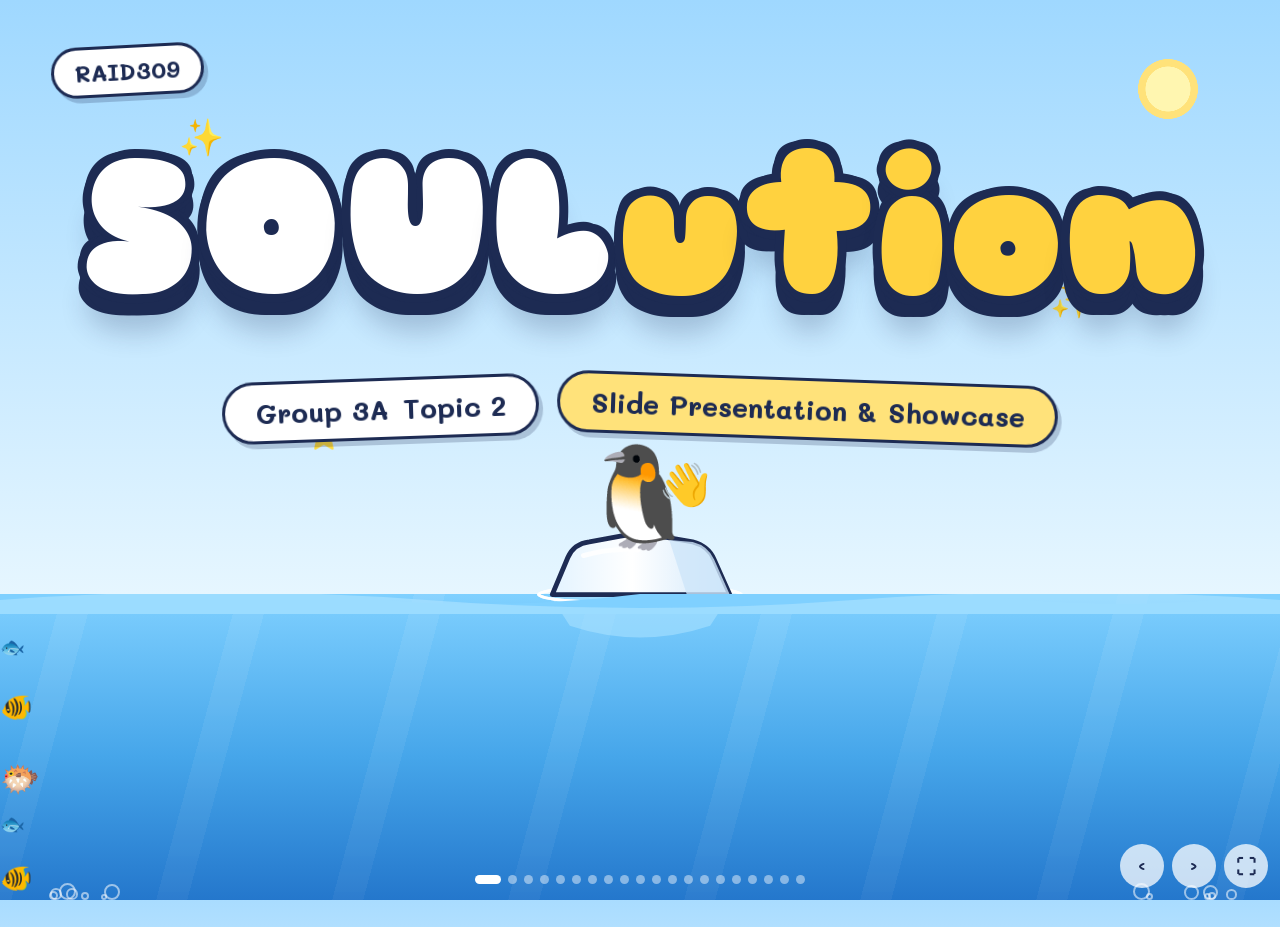
<file: stage.html>
<!doctype html>
<html lang="th">
<head>
<meta charset="utf-8">
<meta name="viewport" content="width=device-width, initial-scale=1, viewport-fit=cover">
<title>ฉากละคร · ภูเขาน้ำแข็งในใจ 🎬</title>
<meta name="theme-color" content="#a9dcff">
<meta name="description" content="สไลด์ประกอบละคร เปิดภูเขาน้ำแข็งทีละชั้นไปตามฉาก">
<!-- link preview -->
<meta property="og:type" content="website">
<meta property="og:site_name" content="ภูเขาน้ำแข็งในใจ">
<meta property="og:title" content="ฉากละคร · ภูเขาน้ำแข็งในใจ 🎬">
<meta property="og:description" content="สไลด์ประกอบละคร เปิดภูเขาน้ำแข็งทีละชั้นไปตามฉาก">
<meta property="og:url" content="https://tataprin.github.io/satir-iceberg/stage.html">
<meta property="og:image" content="https://tataprin.github.io/satir-iceberg/og.png?v=1">
<meta property="og:image:width" content="1200">
<meta property="og:image:height" content="630">
<meta property="og:image:alt" content="ภูเขาน้ำแข็งน่ารักๆ มีเพนกวินอยู่บนยอด">
<meta property="og:locale" content="th_TH">
<meta name="twitter:card" content="summary_large_image">
<meta name="twitter:title" content="ฉากละคร · ภูเขาน้ำแข็งในใจ 🎬">
<meta name="twitter:description" content="สไลด์ประกอบละคร เปิดภูเขาน้ำแข็งทีละชั้นไปตามฉาก">
<meta name="twitter:image" content="https://tataprin.github.io/satir-iceberg/og.png?v=1">
<!-- /link preview -->
<link rel="icon" href="data:image/svg+xml,<svg xmlns='http://www.w3.org/2000/svg' viewBox='0 0 100 100'><text y='.9em' font-size='90'>🧊</text></svg>">
<link rel="preconnect" href="https://fonts.googleapis.com">
<link rel="preconnect" href="https://fonts.gstatic.com" crossorigin>
<link href="https://fonts.googleapis.com/css2?family=Itim&family=Mali:wght@500;600;700&family=Sniglet:wght@800&display=swap" rel="stylesheet">
<link rel="stylesheet" href="style.css?v=8">
<style>
/* one screen, no scrolling. Each scene shows its room first; the iceberg comes in when a layer is revealed.
   --wl is the waterline (bottom of the first layer); the "tank" is the iceberg's own window of sea */
:root{--out:cubic-bezier(.22,1,.36,1);--soft:cubic-bezier(.34,1.32,.64,1);--io:cubic-bezier(.45,0,.55,1);--top:4vh;--pk:10vh;--lh:9.2vh;--tip:5vh;--bw:min(50vw,98vh);--wl:calc(var(--top) + var(--pk) + var(--lh));
  --tt:2vh;--tb:2vh;--tw:calc(var(--bw) + 3vw);--tx:calc((100vw - var(--tw)) / 2)}
@media (max-aspect-ratio:1/1){
  :root{--top:12vh;--pk:7vh;--lh:8.4vh;--tip:4vh;--bw:88vw;--tt:7vh;--tb:4vh;--tw:94vw;--tx:3vw}
}
html,body{height:100%;overflow:hidden}
body{cursor:pointer;user-select:none;-webkit-user-select:none;
  background:linear-gradient(180deg,#a9dcff 0,#e3f5ff var(--wl),#7fd0ff var(--wl),#46a6ea calc(var(--wl) + 18vh),#2477cc 70%,#0d2a66 100%)}
.sun{left:auto;right:4vw;top:3vh}
.seawrap{position:absolute;left:0;right:0;top:var(--wl);bottom:0;pointer-events:none}
.seawrap .rays{height:100%}
.seawrap .waves{z-index:1}

/* thank-you (last slide) in the open sea */
.thanks{position:absolute;z-index:3;inset:0;display:flex;flex-direction:column;align-items:center;justify-content:center;text-align:center;pointer-events:none;
  transition:opacity .8s ease,transform 1s var(--out)}
body:not(.thanks-on) .thanks{opacity:0;transform:translateY(5vh) scale(.94)}
.thanks .pg{font-size:clamp(48px,12vh,140px);line-height:1;animation:bobwater 5s var(--io) infinite}
.thanks h1{margin:.1em 0 0;padding:0 4vw;font-size:clamp(32px,min(12vh,11vw),150px);line-height:1.15;color:var(--ink);
  text-shadow:0 .05em 0 #fff,.04em 0 0 #fff,-.04em 0 0 #fff,0 -.04em 0 #fff,0 .1em .3em rgba(0,40,100,.25)}
.thanks p{margin:.6em 0 0;padding:.25em 1em;border-radius:99px;background:rgba(255,255,255,.85);font-size:clamp(14px,2.6vh,30px);font-weight:700;color:var(--ink-soft)}

.thanks h1{line-height:1.05}
.thanks>*:not(.hearts){position:relative;z-index:1}
@media (max-aspect-ratio:1/1){ .thanks p{font-size:min(2.4vh,4vw)} }
.thanks .wave{position:absolute;right:-.55em;top:.05em;font-size:.6em;transform-origin:70% 90%;animation:wave2 3s var(--io) infinite}
/* credits under the thank-you */
.thanks .ty{display:flex;align-items:center;gap:2.4vw;text-align:left}
.thanks .ty .pg{position:relative}
.thanks .ty h1{font-size:clamp(48px,min(15vh,16vw),190px)}
.thanks .ty p{display:inline-block;margin-top:.3em}
.tags2{display:flex;gap:1vw;justify-content:center;margin-top:2.6vh}
.tags2 .stk{font-size:2.3vh;padding:.25em .9em}
.tags2 .stk:nth-child(1){background:#ffe27a;transform:rotate(-2deg)}
.tags2 .stk:nth-child(3){transform:rotate(2deg)}
.credits{display:flex;gap:3.4vh 2.4vw;justify-content:center;align-items:flex-start;transform-origin:50% 0;margin-top:3.4vh;pointer-events:none}
.crew{position:relative;width:max-content;min-width:min(34vw,500px);padding:3.4vh 2vw 2.4vh;background:#fbfdff;border:3px solid var(--ink);border-radius:3vh;box-shadow:7px 8px 0 rgba(29,43,83,.2);text-align:left}
.crew:nth-child(1){transform:rotate(-1deg)}
.crew:nth-child(2){transform:rotate(1deg)}
.crew>.stk{position:absolute;left:50%;top:0;translate:-50% -55%;white-space:nowrap;font-size:2.4vh;background:#dff1ff}
.crew:nth-child(2)>.stk{background:#ffdff1}
.crew ol{margin:0;padding:0;list-style:none}
.crew li{display:flex;justify-content:space-between;gap:1.4vw;white-space:nowrap;padding:.55vh 0;border-bottom:2px dashed rgba(29,43,83,.14);font:700 2.6vh/1.4 "Mali",sans-serif}
.crew li:last-child{border-bottom:0}
.crew li span{font-weight:600;color:var(--ink-soft);font-variant-numeric:tabular-nums}
body.thanks-on .thanks .ty{animation:rise2 1s var(--out) both .2s}
body.thanks-on .tags2{animation:rise2 1s var(--out) both .45s}
body.thanks-on .crew{animation:rise2 1s var(--out) both .7s}
body.thanks-on .crew:nth-child(2){animation-delay:.85s}
@media (max-aspect-ratio:1/1){
  .thanks .ty{flex-direction:column;gap:0;text-align:center}
  .thanks .ty .pg{font-size:min(8vh,16vw)}
  .thanks .ty h1{font-size:min(14vw,9vh)}
  .tags2 .stk{font-size:min(1.8vh,3.3vw)}
  .credits{flex-direction:column;align-items:center;gap:3.4vh;margin-top:3vh}
  .crew{width:max-content;min-width:80vw;padding:2.6vh 4vw 1.4vh}
  .crew>.stk{font-size:min(1.8vh,3.4vw)}
  .crew li{font-size:min(1.7vh,3.2vw);padding:.3vh 0}
}
/* hearts and bubbles drifting up, only while the thank-you is showing */
.hearts{position:absolute;inset:0;overflow:hidden;pointer-events:none}
.hearts span{position:absolute;bottom:-12vh;font-size:clamp(20px,4vh,46px);opacity:0;animation:drift-up linear infinite;animation-play-state:paused}
body.thanks-on .hearts span{animation-play-state:running}
@keyframes drift-up{0%{transform:translateY(0) rotate(0);opacity:0}10%{opacity:.95}90%{opacity:.9}100%{transform:translateY(-118vh) rotate(25deg);opacity:0}}

/* ---------- opening slides: the group (SOULution) and the Satir Model ----------
   bright day at sea, same world as the iceberg: sticker-style bubbly titles, the penguin says hi */
.deck{position:absolute;inset:0;z-index:7;overflow:hidden;color:var(--ink);opacity:0;pointer-events:none;transition:opacity 1s ease}
body.deck-on .deck{opacity:1}
.dk{position:absolute;inset:0;opacity:0;transition:opacity .8s ease;--hz:66vh}
.dk.on{opacity:1}
body.warm .dk:not(.on){opacity:.002;transition:none}
.dk-satir{--hz:31vh}
.day{position:absolute;inset:0;background:linear-gradient(#9fd8ff 0,#e6f6ff var(--hz),#7fd0ff var(--hz),#46a6ea calc(var(--hz) + 18vh),#2477cc 100%)}
.dk .sun{right:6vw;top:6vh;left:auto}
.dkw{position:absolute;left:0;right:0;top:var(--hz);bottom:0;overflow:hidden}
.dkw .waves{top:-20px}

/* sticker titles: white/yellow fill, thick ink outline, chunky drop */
.toon{margin:0;font:800 21vh/1 "Sniglet","Itim",sans-serif;letter-spacing:.01em;white-space:nowrap;text-shadow:.05em 0 0 #1d2b53,-.05em 0 0 #1d2b53,0 .05em 0 #1d2b53,0 -.05em 0 #1d2b53,.036em .036em 0 #1d2b53,-.036em .036em 0 #1d2b53,.036em -.036em 0 #1d2b53,-.036em -.036em 0 #1d2b53,0 .11em 0 #1d2b53,.04em .11em 0 #1d2b53,-.04em .11em 0 #1d2b53,0 .2em .14em rgba(29,43,83,.22)}
.toon{animation:titlefloat 6s var(--io) infinite}
.toon i{display:inline-block;font-style:normal;color:#fff;will-change:transform}
.toon .u i{color:#ffd23f}
.dk.play .toon i{animation:letterin .9s var(--soft) both;animation-delay:calc(var(--i) * 55ms + .25s)}
@keyframes letterin{from{opacity:0;transform:translateY(5vh) scale(.9)}to{opacity:1;transform:none}}
@keyframes titlefloat{50%{transform:translateY(-.9vh)}}
.dk-soul .toon{position:absolute;left:0;right:0;top:15vh;text-align:center}

.stk{display:inline-block;border:3px solid var(--ink);border-radius:99px;padding:.35em 1.1em;box-shadow:4px 5px 0 rgba(29,43,83,.22);font:700 3.1vh "Mali",sans-serif;background:#fff}
.brand{position:absolute;left:4vw;top:5vh;font-size:2.6vh;padding:.3em .9em;transform:rotate(-3deg)}
.dk.play .brand{animation:rise2 .8s var(--out) both .15s}
.tags{position:absolute;left:0;right:0;top:42vh;display:flex;justify-content:center;gap:1.4vw;flex-wrap:wrap}
.tags .stk:first-child{transform:rotate(-2deg)}
.tags .stk:last-child{background:#ffe27a;transform:rotate(2deg)}
.dk.play .tags .stk{animation:rise2 .9s var(--out) both}
.dk.play .tags .stk:first-child{animation-delay:.85s}
.dk.play .tags .stk:last-child{animation-delay:1s}
@keyframes rise2{from{opacity:0;translate:0 2.5vh}to{opacity:1;translate:0 0}}

/* the penguin on its ice floe, bobbing on the water and waving */
.buddy{position:absolute;left:50%;top:calc(var(--hz) - 10.3vh);width:26vh;margin-left:-13vh;will-change:transform;animation:bobwater 5s var(--io) infinite}
.buddy svg{display:block;width:100%;height:auto;overflow:visible}
.buddy .pg{position:absolute;left:50%;top:-6.6vh;font-size:11vh;line-height:1;translate:-50% 0}
.buddy .hand{position:absolute;left:58%;top:-5.6vh;font-size:4.6vh;transform-origin:25% 90%;animation:wave2 3s var(--io) infinite}
.dk.play .buddy{animation:buddyin 1.2s var(--out) both .9s,bobwater 5s var(--io) 2.1s infinite}
@keyframes buddyin{from{opacity:0;transform:translateY(6vh)}to{opacity:1;transform:none}}
@keyframes bobwater{0%,100%{transform:translateY(0) rotate(-1.2deg)}50%{transform:translateY(-.9vh) rotate(1.2deg)}}
@keyframes wave2{0%,48%,100%{transform:rotate(0)}12%{transform:rotate(-16deg)}24%{transform:rotate(8deg)}36%{transform:rotate(-10deg)}}
.buddy .rip{transform-box:fill-box;transform-origin:50% 50%;animation:ripple2 3.4s var(--io) infinite}
.buddy .rip.b{animation-delay:-1.7s}
@keyframes ripple2{0%{transform:scale(.85);opacity:.9}100%{transform:scale(1.25);opacity:0}}
.spk{position:absolute;font-size:4vh;animation:twinkle2 4.5s var(--io) infinite}
@keyframes twinkle2{50%{transform:scale(.82);opacity:.55}}

/* SATIR MODEL */
.dk-satir .toon{position:absolute;left:5vw;top:calc(var(--hz) - 17vh);font-size:14vh}
.dk-satir .toon i{color:#ffd23f}
.card2{position:absolute;left:5vw;top:calc(var(--hz) + 6vh);width:min(47vw,64em)}
.card2 .sbub{padding:3.4vh 2.6vw 3.8vh}
.card2 .en{display:inline-block;margin:0 0 1.6vh;background:#dff1ff;font-size:2.4vh}
.card2 .pw{font-size:3vh}
.card2 .note{font-size:3vh;margin-top:3vh}
.dk.play .card2 .sbub{animation:settle 1s var(--out) both .4s}
.dk.play .card2 .note{animation:stick2 .8s var(--out) both 1s}
@keyframes settle{from{opacity:0;transform:translateY(3vh) rotate(-1deg) scale(.97)}to{opacity:1;transform:rotate(-1deg)}}
@keyframes stick2{from{opacity:0;transform:translateY(-1.6vh) rotate(4deg)}to{opacity:1;transform:rotate(1.4deg)}}
.bigberg{position:absolute;left:58vw;top:calc(var(--hz) - 22vh);height:86vh;width:auto;overflow:visible}
.bigberg .tipg,.bigberg .lab{transform-box:fill-box;transform-origin:50% 100%}
.dk.play .bigberg .tipg{animation:tipup 1.2s var(--out) both .35s}
@keyframes tipup{from{transform:translateY(35%);opacity:0}to{transform:none;opacity:1}}
.dk.play .bigberg .bodyg{animation:bodyin 1.4s cubic-bezier(.6,0,.2,1) both .7s}
@keyframes bodyin{from{clip-path:inset(0 0 100% 0)}to{clip-path:inset(0 0 0 0)}}
.dk.play .bigberg .lab{animation:rise2 .9s var(--out) both;animation-delay:var(--d)}

@media (max-aspect-ratio:1/1){
  .dk{--hz:62vh}
  .dk-satir{--hz:22vh}
  .brand{font-size:min(2.2vh,4vw)}
  .dk-soul .toon{top:20vh;font-size:min(13.5vw,12vh)}
  .tags{top:34vh;flex-direction:column;align-items:center;gap:1.4vh}
  .tags .stk{font-size:min(2.4vh,4.4vw)}
  .buddy{width:20vh;margin-left:-10vh;top:calc(var(--hz) - 6.2vh)}
  .buddy .pg{font-size:10vh;top:-6vh}
  .dk-satir .toon{font-size:min(9.6vw,8vh);top:calc(var(--hz) - 8vh)}
  .card2{left:5vw;width:90vw;top:calc(var(--hz) + 3vh)}
  .card2 .sbub{padding:16px 18px}
  .card2 .en{font-size:min(1.7vh,3.2vw)}
  .card2 .pw{font-size:min(1.9vh,3.6vw)}
  .card2 .note{font-size:min(1.9vh,3.6vw);margin-top:14px}
  .bigberg{left:22vw;top:auto;bottom:-4vh;height:40vh}
}

/* scan to play: the QR to the phone game */
.dk-qr{--hz:82vh}
.qhead{position:absolute;left:6vw;top:13vh;margin:0;font:400 10.5vh/1.15 "Itim",sans-serif;color:#fff;text-shadow:.05em 0 0 #1d2b53,-.05em 0 0 #1d2b53,0 .05em 0 #1d2b53,0 -.05em 0 #1d2b53,.036em .036em 0 #1d2b53,-.036em .036em 0 #1d2b53,.036em -.036em 0 #1d2b53,-.036em -.036em 0 #1d2b53,0 .09em 0 #1d2b53,0 .16em .12em rgba(29,43,83,.2)}
.qhead span{color:#ffd23f}
.dk.play .qhead{animation:rise2 1s var(--out) both .2s}
.steps{position:absolute;left:6vw;top:44vh;margin:0;padding:0;list-style:none;display:flex;flex-direction:column;gap:2.2vh}
.steps li{display:flex;align-items:center;gap:1.2vw;font:700 3.4vh "Mali",sans-serif}
.steps b{flex:0 0 auto;width:6.4vh;height:6.4vh;border-radius:50%;display:grid;place-items:center;background:#fff;border:3px solid var(--ink);box-shadow:3px 4px 0 rgba(29,43,83,.2);font:400 3.4vh "Itim",sans-serif}
.steps li:nth-child(2) b{background:#ffe27a}
.steps li:nth-child(3) b{background:#ffdff1}
.dk.play .steps li{animation:rise2 .9s var(--out) both}
.dk.play .steps li:nth-child(1){animation-delay:.6s}
.dk.play .steps li:nth-child(2){animation-delay:.75s}
.dk.play .steps li:nth-child(3){animation-delay:.9s}
.qcard{position:absolute;right:9vw;top:9vh;padding:2.6vh;background:#fff;border:4px solid var(--ink);border-radius:4vh;box-shadow:9px 10px 0 rgba(29,43,83,.22);transform:rotate(2deg)}
.qcard .qimg{position:relative;width:min(56vh,40vw);aspect-ratio:1;overflow:hidden}
.qcard img{display:block;width:100%;height:100%;image-rendering:pixelated}
.qcard .scan{position:absolute;left:-2%;right:-2%;top:0;height:.8vh;border-radius:99px;background:linear-gradient(90deg,transparent,rgba(63,157,230,.55),transparent);animation:scan 3.2s var(--io) infinite alternate}
@keyframes scan{to{top:calc(100% - .8vh)}}
.qcard .url{display:block;margin-top:1.8vh;text-align:center;font:700 2.3vh "Mali",sans-serif;color:var(--ink-soft)}
.dk.play .qcard{animation:settleq 1.1s var(--out) both .35s}
@keyframes settleq{from{opacity:0;transform:translateY(5vh) rotate(5deg) scale(.95)}to{opacity:1;transform:rotate(2deg)}}
.dk-qr .buddy{left:28vw}
@media (max-aspect-ratio:1/1){
  .dk-qr{--hz:88vh}
  .qhead{left:6vw;right:6vw;top:10vh;text-align:center;font-size:min(9vw,5.6vh)}
  .qcard{left:50%;right:auto;top:26vh;transform:translateX(-50%) rotate(2deg);padding:2vh}
  .dk.play .qcard{animation:none}
  .qcard .qimg{width:62vw}
  .qcard .url{font-size:min(1.8vh,3.4vw)}
  .steps{left:8vw;top:auto;bottom:16vh;gap:1.4vh}
  .steps li{font-size:min(2.2vh,4.2vw);gap:3vw}
  .steps b{width:min(4.6vh,9vw);height:min(4.6vh,9vw);font-size:min(2.4vh,4.4vw)}
  .dk-qr .buddy{display:none}
}

/* room photos behind the play's scenes (title + finale stay in the open sea) */
.rooms{position:absolute;inset:0;z-index:1;pointer-events:none}
.rooms div{position:absolute;inset:0;background:center/cover no-repeat;opacity:0;transform:scale(1.06);transition:opacity 1.1s ease,transform 7s ease-out}
.rooms div.on{opacity:1;transform:none}
.rooms::after{content:"";position:absolute;inset:0;opacity:0;transition:opacity .9s ease;background:rgba(8,12,26,.35)}
body.room:not(.hide) .rooms::after{opacity:1}

.tank{position:absolute;z-index:2;top:var(--tt);bottom:var(--tb);right:var(--tx);width:var(--tw);overflow:hidden;border-radius:0;
  transition:top .9s var(--ease),bottom .9s var(--ease),right .9s var(--ease),width .9s var(--ease),border-radius .9s var(--ease),box-shadow .9s ease,
    opacity .8s ease,transform 1s var(--out)}
body.hide .tank{opacity:0;transform:translateY(3vh) scale(.97)}
.tank::before,.tank::after{content:"";position:absolute;inset:0;border-radius:inherit;pointer-events:none;opacity:0;transition:opacity .9s ease}
.tank::before{background:linear-gradient(180deg,#a9dcff 0,#e3f5ff calc(var(--wl) - var(--tt)),#7fd0ff calc(var(--wl) - var(--tt)),
  #46a6ea calc(var(--wl) - var(--tt) + 18vh),#2477cc calc(70vh - var(--tt)),#0d2a66 calc(100vh - var(--tt)))}
.tank::after{z-index:4;box-shadow:inset 0 0 0 clamp(3px,.6vh,6px) rgba(255,255,255,.85)}
.tlife{position:absolute;left:0;right:0;top:calc(var(--wl) - var(--tt));bottom:0;opacity:0;transition:opacity .9s ease}
.tlife .waves{z-index:1}
#tanklife{position:absolute;inset:0;overflow:hidden}
body.room .tank{border-radius:clamp(18px,3vh,34px);box-shadow:0 22px 70px rgba(0,0,0,.55)}
body.room .tank::before,body.room .tank::after,body.room .tlife{opacity:1}
/* landscape rooms: a smaller iceberg, so the room shows around it */
@media (min-aspect-ratio:1/1){
  body.room .tank{--top:11vh;--pk:8vh;--lh:7.6vh;--tip:4vh;--bw:min(40vw,80vh);--tt:8vh;--tb:12vh;
    --tw:calc(var(--bw) + 3vw);--tx:calc((100vw - var(--tw)) / 2);--wl:calc(var(--top) + var(--pk) + var(--lh))}
}

.berg{position:absolute;z-index:2;top:calc(var(--top) - var(--tt));left:calc((var(--tw) - var(--bw)) / 2);width:var(--bw);
  transition:top .9s var(--ease),left .9s var(--ease),width .9s var(--ease)}
.berg .peak{height:var(--pk);margin:0;transition:height .9s var(--ease)}
.berg .penguin{top:calc(var(--pk) * -.32);font-size:clamp(26px,5vh,54px)}
.berg .say{display:none}
.berg .sea{background:none}
.berg .slice .ice,.berg .slice.solved .ice{height:var(--lh);min-height:0;padding:0}
.berg .tip{position:relative;height:var(--tip);transition:height .9s var(--ease)}
.berg .in{line-height:1.25}
.sn{font-family:"Itim";font-size:clamp(14px,2.9vh,36px)}
.sn .e{display:inline-block}
.sa{margin-top:.15em;font-size:clamp(11px,2.1vh,26px);font-weight:700;color:var(--ink-soft)}
.berg .lockt{font-size:clamp(13px,2.2vh,24px)}
.berg .slice.above .lockt{color:var(--ink);text-shadow:none}
.berg .slice.core.solved .sn{color:#5a4500}
.berg .slice.core.solved .sa{color:#7a5a10}
.pop{position:absolute;border-radius:50%;border:2px solid rgba(255,255,255,.95);background:rgba(255,255,255,.15);z-index:6;pointer-events:none;
  animation:popup 1.3s cubic-bezier(.2,.7,.3,1) forwards}
/* phones: size text by width too, so long answers stay on one line */
@media (max-aspect-ratio:1/1){
  .sn{font-size:min(2.6vh,4.4vw)}
  .sa{font-size:min(1.9vh,3.3vw)}
  .berg .lockt{font-size:min(2.2vh,4vw)}
}

/* finale: every layer glows */
body.finale .berg .slice .glow{opacity:1;animation:breathe 3.2s ease-in-out infinite}
body.finale .berg .slice.core .ice{box-shadow:0 0 40px 10px rgba(255,226,122,.8)}

/* ---------- after the finale: the penguin explains each layer ----------
   the iceberg slides left; the penguin swims down beside the layer being explained
   and "says" it in a doodle-style speech bubble */
body.learn{--bw:min(40vw,80vh);--tw:calc(var(--bw) + 3vw);--tx:calc(100vw - var(--tw) - 3vw)}
@media (max-aspect-ratio:1/1){
  body.learn{--top:7vh;--pk:5vh;--lh:5.1vh;--tip:2.5vh;--bw:80vw;--tw:86vw;--tx:7vw;--wl:calc(var(--top) + var(--pk) + var(--lh))}
  body.learn .sn{font-size:min(1.9vh,3.6vw)}
  body.learn .sa{font-size:min(1.4vh,2.7vw)}
  body.learn .berg .penguin{font-size:min(4vh,8vw)}
}
.berg .slice{transition:opacity .6s ease,filter .6s ease,transform .7s var(--out)}
body.focusing .berg .slice:not(.focus){filter:grayscale(.55) brightness(.8)}
body.focusing .berg .slice.focus{z-index:3;transform:scale(1.05)}
body.focusing .berg .slice.focus .glow{opacity:1;animation:breathe 2.4s ease-in-out infinite}

/* the penguin guide (landscape only) — it leaves the peak and swims beside the iceberg */
.berg .penguin{transition:opacity .5s ease}
/* "guiding" starts when the penguin dives off the peak; the bubble trail shows once it has landed */
@media (min-aspect-ratio:1/1){ body.guiding .berg .penguin{opacity:0;transition:none} }
.guide{position:absolute;z-index:6;left:0;top:0;width:clamp(48px,9vh,110px);height:clamp(48px,9vh,110px);opacity:0;pointer-events:none;
  transition:left .9s cubic-bezier(.5,0,.2,1),top .9s cubic-bezier(.5,0,.2,1),opacity .5s ease}
.guide .gp{display:block;font-size:clamp(44px,8.4vh,104px);line-height:1;animation:bob 3.4s var(--io) infinite;filter:drop-shadow(3px 4px 0 rgba(29,43,83,.25))}
.guide.swim .gp{animation:swimto .9s var(--io),bob 3.4s var(--io) .9s infinite}
.guide::before,.guide::after{content:"";position:absolute;right:4%;top:6%;width:10px;height:10px;border-radius:50%;border:2px solid rgba(255,255,255,.9);animation:fizz 2.2s ease-in infinite}
.guide::after{right:-4%;width:7px;height:7px;animation-delay:1.1s}
.trail i{position:absolute;z-index:6;border-radius:50%;background:#fbfdff;border:3px solid var(--ink);opacity:0;pointer-events:none;
  transition:left .9s cubic-bezier(.5,0,.2,1),top .9s cubic-bezier(.5,0,.2,1),opacity .4s ease}
.trail i:nth-child(1){width:12px;height:12px;margin:-6px 0 0 -6px}
.trail i:nth-child(2){width:18px;height:18px;margin:-9px 0 0 -9px}
.trail i:nth-child(3){width:26px;height:26px;margin:-13px 0 0 -13px}
@media (min-aspect-ratio:1/1){ body.guiding .guide,body.landed .trail i{opacity:1} }
.splash{position:absolute;z-index:6;width:14px;height:14px;margin:-7px 0 0 -7px;border-radius:50%;border:3px solid #fff;pointer-events:none;
  animation:splash .8s cubic-bezier(.2,.7,.3,1) forwards}
@keyframes splash{from{transform:translate(0,0) scale(.4);opacity:1}to{transform:translate(var(--dx),var(--dy)) scale(1);opacity:0}}
@keyframes bob{50%{transform:translateY(-5%) rotate(2deg)}}
@keyframes swimto{0%{transform:rotate(0)}35%{transform:rotate(-12deg)}75%{transform:rotate(5deg)}100%{transform:none}}
@keyframes fizz{0%{transform:translateY(0);opacity:0}15%{opacity:1}100%{transform:translateY(-60px);opacity:0}}

/* the speech bubble: thick ink outline, flat offset shadow, slightly tilted */
.panel{position:absolute;z-index:5;top:50%;left:calc(100vw - var(--tx) + 9vw);right:4vw;transform:translate(14vw,-50%);opacity:0;pointer-events:none;
  transition:opacity .6s ease,transform .9s var(--out),left .9s var(--ease)}
body.learn .panel{opacity:1;transform:translate(0,-50%)}
.sbub{position:relative;background:#fbfdff;border:3px solid var(--ink);border-radius:clamp(26px,4.4vh,52px) clamp(26px,4.4vh,52px) clamp(26px,4.4vh,52px) clamp(10px,1.6vh,18px);
  padding:clamp(18px,3.4vh,44px) clamp(20px,3.4vh,44px) clamp(20px,3.6vh,46px);box-shadow:8px 9px 0 rgba(29,43,83,.2);transform:rotate(-1deg)}
.panel.swap .sbub{animation:settle .7s var(--out)}

.hd{display:flex;align-items:center;gap:clamp(12px,2vh,24px)}
.badge{flex:0 0 auto;width:clamp(56px,10.5vh,124px);aspect-ratio:1;border-radius:32%;border:3px solid var(--ink);background:var(--t);
  display:grid;place-items:center;font-size:clamp(30px,6vh,72px);transform:rotate(-7deg);box-shadow:4px 5px 0 rgba(29,43,83,.2)}
.panel.swap .badge{animation:stamp .7s var(--soft) .1s both}
@keyframes stamp{0%{transform:scale(1.2) rotate(-14deg);opacity:0}100%{transform:rotate(-7deg);opacity:1}}
.hd h2{margin:0;font-size:clamp(24px,5.4vh,66px);line-height:1.15}
.hd .en{font-size:clamp(12px,2vh,24px);font-weight:600;color:var(--ink-soft)}
.depth{display:flex;align-items:center;gap:clamp(4px,.7vh,8px);margin:clamp(12px,2.2vh,26px) 0 clamp(8px,1.4vh,16px);font-size:clamp(12px,1.9vh,22px);font-weight:700;color:var(--ink-soft)}
.depth i{width:clamp(12px,2vh,22px);height:clamp(12px,2vh,22px);border-radius:28%;border:2px solid var(--ink);background:#fff;opacity:.35}
.depth i.on{background:var(--t);opacity:1}
.depth i.now{animation:pip .6s var(--out) .35s}
@keyframes pip{50%{transform:scale(1.3)}}
.depth span{margin-left:.5em}
.pw{margin:0;font-size:clamp(14px,2.5vh,30px);font-weight:600;line-height:1.6}
/* the play example on a taped sticky note, the question in a dashed thought cloud */
.note{position:relative;margin-top:clamp(16px,2.8vh,34px);padding:.85em 1em .75em;background:#fff1a6;border-radius:4px 4px 16px 4px;transform:rotate(1.4deg);
  box-shadow:3px 4px 0 rgba(29,43,83,.14);font-size:clamp(13px,2.2vh,26px);font-weight:600;line-height:1.5}
.note::before{content:"";position:absolute;left:50%;top:-.55em;width:4.2em;height:1.1em;margin-left:-2.1em;background:rgba(255,170,200,.8);transform:rotate(-3deg)}
.note b{display:block;font-family:"Itim";font-weight:400;font-size:1.05em;color:#7a5a10}
.panel.swap .note{animation:stick2 .7s var(--out) .25s both}
.think{margin-top:clamp(12px,2.2vh,26px);padding:.7em 1em;border:2px dashed rgba(29,43,83,.4);border-radius:clamp(18px,3vh,36px);
  font-family:"Itim";font-size:clamp(15px,2.6vh,31px);line-height:1.4;color:var(--ink)}
/* intro: a tiny above/below-water picture */
.split{margin-top:clamp(14px,2.4vh,28px);border:3px solid var(--ink);border-radius:clamp(14px,2.4vh,28px);overflow:hidden;font-size:clamp(13px,2.2vh,26px);font-weight:700}
.split div{padding:.6em 1em}
.split .up{background:#e3f5ff}
.split .dn{background:linear-gradient(#7fd0ff,#46a6ea);color:#fff;border-top:3px dashed #fff}
@media (max-aspect-ratio:1/1){
  .panel{left:4vw;right:4vw;top:auto;bottom:max(3vh,env(safe-area-inset-bottom));transform:translateY(12vh)}
  body.learn .panel{transform:none}
  .sbub{padding:14px 16px 16px;max-height:41vh;overflow:hidden}
  .badge{width:min(6.5vh,13vw);font-size:min(3.8vh,7.5vw)}
  .hd h2{font-size:min(3vh,5.8vw)}
  .hd .en{font-size:min(1.5vh,3vw)}
  .depth{margin:8px 0 6px;font-size:min(1.5vh,3vw)}
  .depth i{width:min(1.5vh,3vw);height:min(1.5vh,3vw)}
  .pw{font-size:min(1.8vh,3.5vw);line-height:1.5}
  .note,.split{font-size:min(1.65vh,3.2vw);margin-top:12px}
  .think{font-size:min(1.85vh,3.6vw);margin-top:10px}
}

/* controls (fade away when the mouse rests) */
.ctl{position:fixed;z-index:8;right:max(12px,env(safe-area-inset-right));bottom:max(12px,env(safe-area-inset-bottom));display:flex;gap:8px;align-items:center;cursor:default;
  transition:opacity .6s ease}
.dots{position:fixed;z-index:8;left:50%;transform:translateX(-50%);bottom:max(16px,env(safe-area-inset-bottom));display:flex;gap:7px;pointer-events:none;transition:opacity .6s ease}
body.idle .ctl,body.idle .dots{opacity:0}
body.idle{cursor:none}
.ctl button{width:44px;height:44px;border:0;border-radius:50%;background:rgba(255,255,255,.75);font-size:20px;font-weight:700;color:var(--ink)}
.ctl button:active{transform:scale(.92)}
.dots i{width:9px;height:9px;border-radius:99px;background:rgba(255,255,255,.45);transition:width .4s var(--out),background .3s}
.dots i.on{width:26px;background:#fff}
@media (max-aspect-ratio:1/1){ .dots{left:16px;transform:none} }
@keyframes popup{from{transform:translate(0,0) scale(.4);opacity:1}to{transform:translate(var(--dx),-130px) scale(1.3);opacity:0}}
</style>
</head>
<body class="boot hide deck-on">

<div class="sun"></div>
<div class="cloud c1"></div><div class="cloud c2"></div>
<div class="seawrap">
  <div class="waves">
    <svg viewBox="0 0 1200 40" preserveAspectRatio="none"><path d="M0 20 Q 75 0 150 20 T 300 20 T 450 20 T 600 20 T 750 20 T 900 20 T 1050 20 T 1200 20 V40 H0Z" fill="#7fd0ff"/></svg>
    <svg class="w2" viewBox="0 0 1200 40" preserveAspectRatio="none"><path d="M0 20 Q 100 4 200 20 T 400 20 T 600 20 T 800 20 T 1000 20 T 1200 20 V40 H0Z" fill="#a8e1ff"/></svg>
  </div>
  <div class="rays"></div>
  <div id="sealife"></div>
</div>

<div class="thanks">
  <div class="hearts" id="hearts"></div>
  <div class="ty">
    <div class="pg">🐧<span class="wave">👋</span></div>
    <div><h1>ขอบคุณ</h1><p>ที่ดูละครและดำน้ำไปด้วยกันนะ 💛</p></div>
  </div>
  <div class="tags2"><span class="stk">SOULution</span><span class="stk">Group 3A&ensp;Topic 2</span><span class="stk">RAID309</span></div>
  <div class="credits" id="credits"></div>
</div>

<div class="rooms" id="rooms"></div>

<div class="tank">
<div class="tlife">
  <div class="waves">
    <svg viewBox="0 0 1200 40" preserveAspectRatio="none"><path d="M0 20 Q 75 0 150 20 T 300 20 T 450 20 T 600 20 T 750 20 T 900 20 T 1050 20 T 1200 20 V40 H0Z" fill="#7fd0ff"/></svg>
    <svg class="w2" viewBox="0 0 1200 40" preserveAspectRatio="none"><path d="M0 20 Q 100 4 200 20 T 400 20 T 600 20 T 800 20 T 1000 20 T 1200 20 V40 H0Z" fill="#a8e1ff"/></svg>
  </div>
  <div id="tanklife"></div>
</div>
<div class="berg" id="berg">
  <div class="peak"><div class="ice"></div><div class="snow"></div><div class="penguin">🐧</div></div>
  <div id="top"></div>
  <div class="sea" id="deep"></div>
  <div class="tip"><div class="ice"></div></div>
</div>
</div>

<div class="guide" id="guide"><span class="gp">🐧</span></div>
<div class="trail" id="trail"><i></i><i></i><i></i></div>
<div class="panel" id="panel"></div>
<section class="deck" id="deck" aria-label="SOULution">
  <div class="dk dk-soul" data-dk="soul">
    <div class="day"></div>
    <div class="sun"></div>
    <div class="cloud c1"></div><div class="cloud c2"></div><div class="cloud c3"></div>
    <div class="dkw" id="dkw1"><div class="waves">
      <svg viewBox="0 0 1200 40" preserveAspectRatio="none"><path d="M0 20 Q 75 0 150 20 T 300 20 T 450 20 T 600 20 T 750 20 T 900 20 T 1050 20 T 1200 20 V40 H0Z" fill="#7fd0ff"/></svg>
      <svg class="w2" viewBox="0 0 1200 40" preserveAspectRatio="none"><path d="M0 20 Q 100 4 200 20 T 400 20 T 600 20 T 800 20 T 1000 20 T 1200 20 V40 H0Z" fill="#a8e1ff"/></svg>
    </div><div class="rays"></div></div>
    <span class="spk" style="left:14vw;top:12vh">✨</span><span class="spk" style="left:82vw;top:30vh;animation-delay:-1.4s">✨</span><span class="spk" style="left:24vw;top:46vh;font-size:3vh;animation-delay:-2.2s">⭐</span>
    <span class="stk brand">RAID309</span>
    <h1 class="toon"><span class="s"><i style="--i:0">S</i><i style="--i:1">O</i><i style="--i:2">U</i><i style="--i:3">L</i></span><span class="u"><i style="--i:4">u</i><i style="--i:5">t</i><i style="--i:6">i</i><i style="--i:7">o</i><i style="--i:8">n</i></span></h1>
    <div class="tags"><span class="stk">Group 3A&ensp;Topic 2</span><span class="stk">Slide Presentation &amp; Showcase</span></div>
    <div class="buddy">
      <svg viewBox="0 0 240 150" aria-hidden="true">
        <defs><linearGradient id="floeTop" x1="0" x2="1"><stop offset="0" stop-color="#e3f3ff"/><stop offset=".45" stop-color="#ffffff"/><stop offset="1" stop-color="#cfe7fb"/></linearGradient></defs>
        <path d="M28 97H212L192 128Q120 152 48 128Z" fill="#a8e1ff" opacity=".6"/>
        <ellipse class="rip" cx="120" cy="96" rx="104" ry="9" fill="none" stroke="#fff" stroke-width="3"/>
        <ellipse class="rip b" cx="120" cy="96" rx="104" ry="9" fill="none" stroke="#fff" stroke-width="3"/>
        <path d="M30 96 46 58Q52 44 68 42L100 36Q120 32 140 36L174 42Q190 46 196 60L212 96Z" fill="url(#floeTop)" stroke="#1d2b53" stroke-width="5" stroke-linejoin="round"/>
        <path d="M150 40 174 42Q190 46 196 60L212 96H168Z" fill="#cfe7fb" opacity=".8"/>
        <path d="M62 56Q90 48 118 50" fill="none" stroke="#fff" stroke-width="5" stroke-linecap="round" opacity=".9"/>
      </svg>
      <span class="pg">🐧</span><span class="hand">👋</span>
    </div>
  </div>
  <div class="dk dk-satir" data-dk="satir">
    <div class="day"></div>
    <div class="sun"></div>
    <div class="cloud c1"></div><div class="cloud c2"></div>
    <div class="dkw" id="dkw2"><div class="waves">
      <svg viewBox="0 0 1200 40" preserveAspectRatio="none"><path d="M0 20 Q 75 0 150 20 T 300 20 T 450 20 T 600 20 T 750 20 T 900 20 T 1050 20 T 1200 20 V40 H0Z" fill="#7fd0ff"/></svg>
      <svg class="w2" viewBox="0 0 1200 40" preserveAspectRatio="none"><path d="M0 20 Q 100 4 200 20 T 400 20 T 600 20 T 800 20 T 1000 20 T 1200 20 V40 H0Z" fill="#a8e1ff"/></svg>
    </div><div class="rays"></div></div>
    <span class="stk brand">RAID309</span>
    <h2 class="toon"><span class="s"><i style="--i:0">S</i><i style="--i:1">A</i><i style="--i:2">T</i><i style="--i:3">I</i><i style="--i:4">R</i></span>&ensp;<span class="s"><i style="--i:5">M</i><i style="--i:6">O</i><i style="--i:7">D</i><i style="--i:8">E</i><i style="--i:9">L</i></span></h2>
    <div class="card2"><div class="sbub">
      <span class="stk en">Transformational Systemic Therapy</span>
      <p class="pw">แนวคิดและกระบวนการจิตบำบัดเชิงระบบ ที่คิดค้นโดย Virginia Satir (เวอร์จิเนีย ซาเทียร์) นักจิตบำบัดครอบครัวชาวอเมริกัน</p>
      <div class="note"><b>🔍 หัวใจของแนวคิดนี้</b>ค้นหา “สาเหตุที่แท้จริง” ของปัญหาภายในจิตใจ แทนที่จะมองแค่พฤติกรรมที่แสดงออกมาภายนอก</div>
    </div></div>
    <svg class="bigberg" viewBox="0 0 600 1000" aria-hidden="true">
      <g class="bodyg">
        <path d="M150 256H470L560 460 520 700 400 900 250 960 120 830 50 580 90 380Z" fill="#bfe6ff" fill-opacity=".72" stroke="#1d2b53" stroke-width="6" stroke-linejoin="round"/>
        <g font-family="Mali" text-anchor="middle" fill="#1d2b53">
          <text x="300" y="470" font-family="Itim" font-size="52">สาเหตุที่แท้จริง</text>
          <text x="300" y="560" font-size="32" font-weight="600">ความรู้สึก</text>
          <text x="300" y="610" font-size="32" font-weight="600">ความคิด ความเชื่อ</text>
          <text x="300" y="660" font-size="32" font-weight="600">ความคาดหวัง</text>
          <text x="300" y="710" font-size="32" font-weight="600">ความปรารถนา</text>
          <text x="300" y="806" font-family="Itim" font-size="40" fill="#b07c00">✨ ตัวตน ✨</text>
        </g>
      </g>
      <g class="tipg">
        <path d="M170 256 230 166 258 192 310 76 360 168 384 148 450 256Z" fill="#fff" stroke="#1d2b53" stroke-width="6" stroke-linejoin="round"/>
        <path d="M310 76 360 168 384 148 450 256H352Z" fill="#cfe7fb"/>
        <text x="312" y="84" font-size="96" text-anchor="middle">🐧</text>
      </g>
      <g class="lab" style="--d:1.5s">
        <rect x="440" y="150" width="250" height="62" rx="31" fill="#ffe27a" stroke="#1d2b53" stroke-width="4"/>
        <text x="565" y="192" font-family="Mali" font-weight="700" font-size="30" text-anchor="middle" fill="#1d2b53">พฤติกรรมที่เห็น</text>
      </g>
    </svg>
  </div>
  <div class="dk dk-qr" data-dk="qr">
    <div class="day"></div>
    <div class="sun"></div>
    <div class="cloud c1"></div><div class="cloud c3"></div>
    <div class="dkw" id="dkw3"><div class="waves">
      <svg viewBox="0 0 1200 40" preserveAspectRatio="none"><path d="M0 20 Q 75 0 150 20 T 300 20 T 450 20 T 600 20 T 750 20 T 900 20 T 1050 20 T 1200 20 V40 H0Z" fill="#7fd0ff"/></svg>
      <svg class="w2" viewBox="0 0 1200 40" preserveAspectRatio="none"><path d="M0 20 Q 100 4 200 20 T 400 20 T 600 20 T 800 20 T 1000 20 T 1200 20 V40 H0Z" fill="#a8e1ff"/></svg>
    </div><div class="rays"></div></div>
    <span class="stk brand">RAID309</span>
    <h2 class="qhead">สแกนแล้ว<br><span>เล่นไปด้วยกัน!</span></h2>
    <ol class="steps">
      <li><b>1</b>เปิดกล้องมือถือ 📱</li>
      <li><b>2</b>สแกน QR นี้เลย</li>
      <li><b>3</b>ดูละครไป ตอบคำถามไปพร้อมกัน 🎭</li>
    </ol>
    <div class="qcard"><div class="qimg"><img src="bg/qr.png" alt="QR code เข้าเกมภูเขาน้ำแข็งในใจ"><span class="scan"></span></div><span class="url">tataprin.github.io/satir-iceberg</span></div>
    <div class="buddy">
      <svg viewBox="0 0 240 150" aria-hidden="true">
        <defs><linearGradient id="floeTop" x1="0" x2="1"><stop offset="0" stop-color="#e3f3ff"/><stop offset=".45" stop-color="#ffffff"/><stop offset="1" stop-color="#cfe7fb"/></linearGradient></defs>
        <path d="M28 97H212L192 128Q120 152 48 128Z" fill="#a8e1ff" opacity=".6"/>
        <ellipse class="rip" cx="120" cy="96" rx="104" ry="9" fill="none" stroke="#fff" stroke-width="3"/>
        <ellipse class="rip b" cx="120" cy="96" rx="104" ry="9" fill="none" stroke="#fff" stroke-width="3"/>
        <path d="M30 96 46 58Q52 44 68 42L100 36Q120 32 140 36L174 42Q190 46 196 60L212 96Z" fill="url(#floeTop)" stroke="#1d2b53" stroke-width="5" stroke-linejoin="round"/>
        <path d="M150 40 174 42Q190 46 196 60L212 96H168Z" fill="#cfe7fb" opacity=".8"/>
        <path d="M62 56Q90 48 118 50" fill="none" stroke="#fff" stroke-width="5" stroke-linecap="round" opacity=".9"/>
      </svg>
      <span class="pg">🐧</span><span class="hand" style="animation:none;transform:rotate(-8deg)">👉</span>
    </div>
  </div>
</section>

<div class="dots" id="dots"></div>
<div class="ctl">
  <button data-c="back" aria-label="ย้อนกลับ">‹</button>
  <button data-c="next" aria-label="ถัดไป">›</button>
  <button data-c="full" aria-label="เต็มจอ">⛶</button>
</div>

<script src="ocean.js?v=7"></script>
<script>
const LAYERS = [
  {id:'behavior', name:'พฤติกรรม', emo:'🚶', tint:'#ffffff', wt:60, wb:72, ans:'ไม่อยากอ่านหนังสือแล้ว',
   en:'Behavior', what:'สิ่งที่เราทำ พูด หรือแสดงออกให้คนอื่นเห็น เป็นส่วนเดียวที่โผล่พ้นน้ำ คนส่วนใหญ่เลยมักตัดสินกันจากชั้นนี้',
   ex:'ไม่อยากอ่านหนังสือ ไม่อยากทำอะไรแล้ว เดินหนีแม่', ask:'ตอนนั้นฉันทำอะไรลงไป?'},
  {id:'body', name:'ความรู้สึกทางกาย', emo:'💓', tint:'#ffe6dc', wt:72, wb:84, ans:'นิ่ง เกร็ง ถอยออกจากวง',
   en:'Body Sensation', what:'สัญญาณจากร่างกาย เช่น ใจเต้นแรง ตัวเกร็ง หายใจไม่ทั่วท้อง อยากถอยหนี มักเกิดขึ้นก่อนที่เราจะรู้ตัวว่ารู้สึกอะไร',
   ex:'นั่งนิ่ง เกร็ง ทำท่าจะถามแต่ถอยกลับ', ask:'ร่างกายฉันกำลังบอกอะไร?'},
  {id:'feeling', name:'อารมณ์ความรู้สึก', emo:'🌧️', tint:'#ffdcea', wt:84, wb:92, ans:'ท้อ เหนื่อย เครียด',
   en:'Feelings', what:'อารมณ์ที่เกิดขึ้นตอนนี้ เช่น เครียด เศร้า โกรธ กลัว ท้อ ดีใจ ทุกความรู้สึกมีเหตุผลของมัน ไม่มีถูกหรือผิด',
   ex:'เครียด เหนื่อย ท้อแท้', ask:'ตอนนี้ฉันรู้สึกอะไร?'},
  {id:'faf', name:'ความรู้สึกต่อความรู้สึก', emo:'🪞', tint:'#ece0ff', wt:92, wb:97, ans:'ละอายใจ โทษตัวเอง',
   en:'Feelings about Feelings', what:'ความรู้สึกที่เรามีต่อความรู้สึกของตัวเองอีกชั้น เช่น อายที่ร้องไห้ รู้สึกผิดที่โกรธ มักมาจาก “กฎ” ที่เราเรียนรู้มาว่าไม่ควรรู้สึกแบบนี้',
   ex:'ละอายใจที่ตัวเองท้อ', ask:'ฉันรู้สึกยังไง กับการที่ตัวเองรู้สึกแบบนี้?'},
  {id:'perception', name:'ความคิด / ความเชื่อ', emo:'💭', tint:'#dde7ff', wt:97, wb:98, ans:'“อ่านเท่าไหร่ ก็คงไม่เข้าใจเหมือนเพื่อน”',
   en:'Perceptions', what:'ความคิด ความเชื่อ และการตีความ คือ “เรื่องเล่า” ที่เราบอกตัวเองว่าเกิดอะไรขึ้น และเราเป็นคนแบบไหน',
   ex:'“อ่านเท่าไหร่ ก็คงไม่เข้าใจเหมือนเพื่อน”', ask:'ฉันกำลังเล่าเรื่องนี้ให้ตัวเองฟังว่ายังไง?'},
  {id:'expectation', name:'ความคาดหวัง', emo:'🎯', tint:'#d6f6ea', wt:98, wb:93, ans:'อ่านมาก = เข้าใจมาก',
   en:'Expectations', what:'สิ่งที่เราหวังจากตัวเอง จากคนอื่น หรือที่รู้สึกว่าคนอื่นหวังจากเรา พอความจริงไม่ตรงกับความหวัง ความผิดหวังก็ตามมา',
   ex:'อ่านมาก = เข้าใจมาก', ask:'ฉันหวังให้มันเป็นแบบไหน? ความหวังนั้นยังเป็นจริงได้ไหม?'},
  {id:'yearning', name:'ความปรารถนา', emo:'💗', tint:'#ffdff1', wt:93, wb:82, ans:'อยากรู้สึกมีคุณค่า และได้รับการยอมรับ',
   en:'Yearnings', what:'ความต้องการพื้นฐานที่มนุษย์ทุกคนมีเหมือนกัน อยากถูกรัก ถูกยอมรับ มีคุณค่า มีความหมาย รู้สึกปลอดภัย และเป็นอิสระ',
   ex:'อยากรู้สึกมีคุณค่า และได้รับการยอมรับ', ask:'ลึกๆ แล้ว หัวใจฉันต้องการอะไร?'},
  {id:'self', name:'ตัวตน', emo:'✨', tint:'#fff1b8', wt:82, wb:70, core:true, ans:'ฉันมีคุณค่า ในแบบของฉัน 💛',
   en:'Self · I Am', what:'แก่นแท้ของเรา คือพลังชีวิตและคุณค่าที่มีอยู่แล้ว ไม่ต้องพิสูจน์ด้วยเกรดหรือผลงาน เมื่อเชื่อมกับชั้นนี้ได้ เราจะเลือกตอบสนองต่อชีวิตได้อย่างสอดคล้องกลมกลืน',
   ex:'“ใจดีกับตัวเองมากขึ้น… ผมไปต่อได้แล้วครับ!!!”', ask:'ฉันคือใคร เมื่อไม่มีอะไรมาตัดสิน?'}
];
// each scene: first just the room, then one click per layer it reveals
const SCENES = [
  {deck:'soul', reveal:[]},                               // the group: SOULution
  {deck:'satir', reveal:[]},                             // what the Satir Model is
  {deck:'qr', reveal:[]},                                // scan to play along on phones
  {bg:'library', reveal:['feeling']},                    // ฉาก 0 · เตรียมตัวก่อนเข้าเรียน TBL
  {bg:'lecture', reveal:['body','expectation']},         // ฉาก 1 · ห้องเรียน TBL
  {bg:'home', reveal:['perception']},                    // ฉาก 2 · บ้าน
  {bg:'doctor', reveal:['behavior','faf','yearning']},   // ฉาก 3 · หาหมอ
  {bg:'doctor', reveal:['self']},                        // ตอนจบ
  {finale:true, reveal:[]},                              // ภูเขาน้ำแข็งเต็มลูก
  // then, what each layer means
  {learn:'intro', reveal:[]},
  ...['behavior','body','feeling','faf','perception','expectation','yearning','self'].map(id => ({learn:id, reveal:[]})),
  {learn:'end', reveal:[]},
  {thanks:true, reveal:[]}                               // ขอบคุณ
];
const STEPS = SCENES.flatMap((sc, s) => [{s, n:0}, ...sc.reveal.map((_, j) => ({s, n:j + 1}))]);
const $ = id => document.getElementById(id);

LAYERS.forEach((l, k) => $(k === 0 ? 'top' : 'deep').appendChild(makeSlice(l, k, l.core ? ' core' : '')));
$('dots').innerHTML = SCENES.map(() => '<i></i>').join('');
const ROOMS = [...new Set(SCENES.map(sc => sc.bg).filter(Boolean))];
$('rooms').innerHTML = ROOMS.map(r => `<div data-r="${r}" style="background-image:url(bg/${r}.webp)"></div>`).join('');

const opened = st => {
  const {s, n} = STEPS[st];
  return new Set(SCENES.slice(0, s).flatMap(sc => sc.reveal).concat(SCENES[s].reveal.slice(0, n)));
};
const nextUp = st => { const nx = STEPS[st + 1]; return nx && nx.n ? SCENES[nx.s].reveal[nx.n - 1] : null; };

function slideHTML(l, k, isOpen){
  if(isOpen) return `<div class="sn"><span class="e">${l.emo}</span> ${l.name}${l.core ? ' ' + l.emo : ''}</div><div class="sa">${l.ans}</div>`;
  return `<div class="lockt">❄️ ${l.core ? 'แก่นกลาง' : 'ชั้น ' + (k + 1)} ❄️</div>`;
}

function panelHTML(key){
  if(key === 'intro') return `<div class="sbub">
    <div class="hd"><span class="badge" style="--t:#d8efff">🧊</span><div><h2>ภูเขาน้ำแข็งคืออะไร?</h2><div class="en">Satir Iceberg Model</div></div></div>
    <p class="pw" style="margin-top:1em">เวอร์จิเนีย ซาเทียร์ (Virginia Satir) นักครอบครัวบำบัด บอกว่าใจคนก็เหมือนภูเขาน้ำแข็ง สิ่งที่คนอื่นเห็นเป็นแค่ยอดเล็กๆ ส่วนใหญ่ซ่อนอยู่ใต้น้ำ</p>
    <div class="split"><div class="up">👀 เหนือน้ำ คือสิ่งที่คนอื่นเห็น</div><div class="dn">🫧 ใต้น้ำ คือสิ่งที่ซ่อนอยู่ในใจ</div></div>
    <div class="think">🤿 เดี๋ยวพาดำลงไปดูทีละชั้นนะ!</div></div>`;
  if(key === 'end') return `<div class="sbub">
    <div class="hd"><span class="badge" style="--t:#ffe08a">🫶</span><div><h2>มองให้ลึกกว่ายอดน้ำแข็ง</h2><div class="en">ทุกชั้นคือส่วนหนึ่งของเรา</div></div></div>
    <p class="pw" style="margin-top:1em">ครั้งหน้าที่เห็นใครสักคนดู “ขี้เกียจ” หรือ “หงุดหงิด” ลองนึกถึงภูเขาน้ำแข็งข้างใต้ของเขา และของตัวเราเองดูนะ</p>
    <div class="note"><b>💛 ฝากไว้หน่อยนะ</b>ใจดีกับตัวเองด้วย</div>
    <div class="think">💭 ใต้น้ำของเราเอง มีอะไรซ่อนอยู่บ้างนะ?</div></div>`;
  const l = LAYERS.find(x => x.id === key), k = LAYERS.indexOf(l);
  const t = l.core ? '#ffe08a' : l.tint === '#ffffff' ? '#e3f2ff' : l.tint;
  const cubes = LAYERS.map((_, i) => `<i class="${i <= k ? 'on' : ''}${i === k ? ' now' : ''}"></i>`).join('');
  return `<div class="sbub" style="--t:${t}">
    <div class="hd"><span class="badge">${l.emo}</span><div><h2>${l.name}</h2><div class="en">${l.en}</div></div></div>
    <div class="depth">${cubes}<span>${l.core ? 'ลึกที่สุด แก่นกลาง' : k === 0 ? 'ชั้นที่ 1 โผล่พ้นน้ำ' : `ชั้นที่ ${k + 1} ใต้น้ำ`}</span></div>
    <p class="pw">${l.what}</p>
    <div class="note"><b>🎭 ในละคร</b>${l.ex}</div>
    <div class="think">💭 ${l.ask}</div></div>`;
}
function restart(el, cls){ el.classList.remove(cls); void el.offsetWidth; el.classList.add(cls); }

function burst(el){
  const r = el.getBoundingClientRect();
  for(let i = 0; i < 16; i++){
    const p = document.createElement('span'); p.className = 'pop';
    const s = 6 + Math.random() * 16;
    p.style.cssText = `left:${r.width * (.25 + Math.random() * .5)}px;top:${r.height * .6}px;width:${s}px;height:${s}px;--dx:${(Math.random() - .5) * 90}px;animation-delay:${Math.random() * .25}s`;
    el.appendChild(p);
    setTimeout(() => p.remove(), 1800);
  }
}

// bring every layer in line with the current step; a layer opening for the first time shines and bubbles
function syncLayers(animate){
  const now = opened(at), up = nextUp(at);
  LAYERS.forEach((l, k) => {
    const el = $('L-' + l.id), isOpen = now.has(l.id), html = slideHTML(l, k, isOpen), inn = el.querySelector('.in');
    const wasOpen = el.classList.contains('solved');
    const apply = () => {
      el.classList.toggle('solved', isOpen);
      el.classList.toggle('active', up === l.id);
      el.classList.toggle('locked', !isOpen && up !== l.id);
      inn.innerHTML = html;
    };
    if(wasOpen === isOpen || !animate || REDUCE) return apply();
    morph(el, apply);
    if(isOpen){ shine(el); burst(el); }
  });
}

// the penguin swims beside the layer being explained; three bubbles lead from it to the speech bubble
let guideT = 0;
function placeGuide(){
  const key = $('panel').dataset.key, g = $('guide');
  if(!document.body.classList.contains('guiding') || !key) return;
  const rectOf = id => $('L-' + id).querySelector('.ice').getBoundingClientRect();
  const l = LAYERS.find(x => x.id === key) || byKey(key), r = rectOf(l.id);
  // the slice is a trapezoid: its visible right edge at mid-height
  const w = shapeW((l.wt + l.wb) / 2) / 100, edge = r.left + r.width * (0.5 + w / 2);
  const y = key === 'intro' ? r.bottom : r.top + r.height / 2;
  const gs = g.offsetWidth, p = $('panel').getBoundingClientRect();
  const gx = Math.min(edge - gs * .25, p.left - gs - 30), gy = y - gs / 2;
  g.style.left = gx + 'px'; g.style.top = gy + 'px';
  const x0 = gx + gs * .9, y0 = gy + gs * .15, x1 = p.left + 4, y1 = Math.max(p.top + 60, Math.min(p.bottom - 60, y - 40));
  [...$('trail').children].forEach((d, i) => {
    const t = (i + 1) / 4;
    d.style.left = (x0 + (x1 - x0) * t) + 'px';
    d.style.top = (y0 + (y1 - y0) * t - Math.sin(t * Math.PI) * 18) + 'px';
  });
}
// first time in: once the iceberg has slid over, the penguin hops off the peak and dives in beside it
function dive(){
  const b = document.body, g = $('guide'), trail = [...$('trail').children];
  const from = document.querySelector('.berg .penguin').getBoundingClientRect();
  // land first (without transitions), then play the jump from the peak back to here
  [g, ...trail].forEach(el => { el.style.transition = 'none'; });
  b.classList.add('guiding'); placeGuide();
  const gs = g.offsetWidth, ex = g.offsetLeft + gs / 2, ey = g.offsetTop + gs / 2;
  const sx = from.left + from.width / 2, sy = from.top + from.height / 2, k = from.height / gs;
  const hx = sx + (ex - sx) * .45 - ex, hy = Math.max(gs * .75, Math.min(sy, ey) - gs * .9) - ey;
  const done = () => {
    [g, ...trail].forEach(el => { el.style.transition = ''; });
    b.classList.add('landed');
    for(let i = 0; i < 7; i++){
      const d = document.createElement('span'); d.className = 'splash';
      const a = Math.PI * (1.1 + i * .13);
      d.style.cssText = `left:${ex}px;top:${ey - gs * .2}px;--dx:${Math.cos(a) * 46}px;--dy:${Math.sin(a) * 46}px`;
      document.body.appendChild(d); setTimeout(() => d.remove(), 900);
    }
  };
  if(REDUCE) return done();
  g.animate([
    {transform:`translate(${sx - ex}px,${sy - ey}px) scale(${k})`, easing:'cubic-bezier(.3,.8,.5,1)'},
    {transform:`translate(${sx - ex}px,${sy - ey + 8}px) scale(${k * 1.1},${k * .85})`, offset:.12, easing:'cubic-bezier(.2,.9,.4,1)'},
    {transform:`translate(${hx}px,${hy}px) scale(${(k + 1) / 2}) rotate(25deg)`, offset:.45, easing:'cubic-bezier(.6,0,.9,.6)'},
    {transform:`translate(0,0) scale(1) rotate(150deg)`, offset:.8, easing:'cubic-bezier(.2,.8,.3,1)'},
    {transform:'none'}
  ], {duration:1300}).onfinish = done;
}
// intro points at the waterline (first layer), the closing card at the heart of the iceberg
const byKey = key => key === 'intro' ? LAYERS[0] : LAYERS[LAYERS.length - 1];
addEventListener('resize', () => placeGuide());

let at = -1, syncT = 0;
function go(st, animate){
  st = Math.max(0, Math.min(STEPS.length - 1, st));
  if(st === at) return;
  at = st;
  history.replaceState(null, '', '#' + st);
  const {s, n} = STEPS[st], sc = SCENES[s], b = document.body, wasLearn = b.classList.contains('learn');
  const show = !!sc.finale || !!sc.learn || n > 0, appearing = show && b.classList.contains('hide');
  const focus = LAYERS.find(l => l.id === sc.learn);
  b.classList.toggle('deck-on', !!sc.deck);
  document.querySelectorAll('.dk').forEach(d => {
    const on = d.dataset.dk === sc.deck;
    if(on && !d.classList.contains('on')) restart(d, 'play');
    d.classList.toggle('on', on);
  });
  b.classList.toggle('thanks-on', !!sc.thanks);
  b.classList.toggle('finale', !!sc.finale || sc.learn === 'end');
  b.classList.toggle('learn', !!sc.learn);
  b.classList.toggle('focusing', !!focus);
  LAYERS.forEach(l => $('L-' + l.id).classList.toggle('focus', l === focus));
  if(sc.learn){
    const panel = $('panel');
    if(panel.dataset.key !== sc.learn){
      panel.dataset.key = sc.learn; panel.innerHTML = panelHTML(sc.learn);
      if(animate) restart(panel, 'swap');
    }
  }
  clearTimeout(guideT);
  if(!sc.learn) b.classList.remove('guiding', 'landed');
  else if(!wasLearn){
    b.classList.remove('guiding', 'landed');
    guideT = setTimeout(() => animate ? dive() : (b.classList.add('guiding', 'landed'), placeGuide()), 950);
  } else {
    if(animate) restart($('guide'), 'swim');
    placeGuide();
  }
  b.classList.toggle('room', !!sc.bg);
  b.classList.toggle('hide', !show);
  [...$('rooms').children].forEach(d => d.classList.toggle('on', d.dataset.r === sc.bg));
  [...$('dots').children].forEach((d, i) => d.classList.toggle('on', i === s));
  // when the iceberg is just coming in, let it land before the layer opens
  clearTimeout(syncT);
  if(appearing && animate && !REDUCE) syncT = setTimeout(() => syncLayers(true), 750);
  else syncLayers(animate && show);
}
const next = () => go(at + 1, true), back = () => go(at - 1, true);

function toggleFull(){
  const d = document;
  if(d.fullscreenElement || d.webkitFullscreenElement) (d.exitFullscreen || d.webkitExitFullscreen).call(d);
  else { const e = d.documentElement; (e.requestFullscreen || e.webkitRequestFullscreen || (() => {})).call(e); }
}

// click anywhere = next (a presenter can also use a clicker / arrow keys)
document.addEventListener('click', e => {
  const c = e.target.closest('[data-c]');
  if(c){ ({back, next, full:toggleFull})[c.dataset.c](); return; }
  next();
});
addEventListener('keydown', e => {
  if(['ArrowRight','ArrowDown',' ','PageDown','Enter'].includes(e.key)){ e.preventDefault(); next(); }
  else if(['ArrowLeft','ArrowUp','PageUp','Backspace'].includes(e.key)){ e.preventDefault(); back(); }
  else if(e.key === 'Home') go(0, true);
  else if(e.key === 'End') go(STEPS.length - 1, true);
  else if(e.key === 'f' || e.key === 'F') toggleFull();
});
// swipe on phones
let sx = null;
addEventListener('touchstart', e => { sx = e.touches[0].clientX; }, {passive:true});
addEventListener('touchend', e => {
  if(sx === null) return;
  const dx = e.changedTouches[0].clientX - sx; sx = null;
  if(Math.abs(dx) > 50){ dx < 0 ? next() : back(); }
}, {passive:true});
// hide the controls and cursor when the mouse rests (for the projector)
let idleT = 0;
const wake = () => { document.body.classList.remove('idle'); clearTimeout(idleT); idleT = setTimeout(() => document.body.classList.add('idle'), 2500); };
addEventListener('mousemove', wake); wake();

sealife($('sealife')); sealife($('tanklife')); sealife($('dkw1')); sealife($('dkw2')); sealife($('dkw3'));
// credits: both cards are listed by student ID
const TEAM = [
  ['นายชวิน คุณมงคลวุฒิ', '6702089'],
  ['นายนฤบดี พิไลยเกียรติ', '6702107'],
  ['น.ส.ธันยพร เลาหะภควัต', '6722019'],
  ['น.ส.ณัฏฐาฏา พัดเกาะ', '6722015'],
  ['น.ส.เจตปรียา สิริประเสริฐศิลป์', '6622008'],
  ['นายปริน วิบูลย์เกียรติ', '6702033']
];
const CAST = [   // actors and behind the scenes
  ['นายปุญญพัฒน์ คำรณฤทธิ์', '6722030'],
  ['น.ส.เบญญาภา ตรีธวัชชัยวงศ์', '6602108'],
  ['น.ส.สรณ์สิริ กองชีพ', '6602146'],
  ['นายณัฐพัชร์ พรหมมานันท์', '6702021'],
  ['นายอนรรฆ นารอง', '6702063'],
  ['นายกฤตยชญ์ มโนวัฒนกุล', '6702068'],
  ['นายหิรัณญ์พฤกษ์ เสามั่น', '6702158']
];
const crew = (title, people) => `<section class="crew"><span class="stk">${title}</span><ol>${
  [...people].sort((a, b) => a[1].localeCompare(b[1])).map(([n, id]) => `<li>${n}<span>${id}</span></li>`).join('')}</ol></section>`;
$('credits').innerHTML = crew('🎨 เว็บไซต์ · แอป · สไลด์', TEAM) + crew('🎭 นักแสดง & เบื้องหลัง', CAST);
// names never wrap; if the cards don't fit the screen, the whole credits block scales down to fit
function fitCredits(){
  const c = $('credits'), vw = innerWidth, vh = innerHeight;
  c.style.transform = '';
  const k = Math.min(1, vw * .96 / c.offsetWidth, (vh * .97 - c.offsetTop) / c.offsetHeight);
  if(k < 1) c.style.transform = `scale(${k.toFixed(3)})`;
}
fitCredits(); if(document.fonts) document.fonts.ready.then(fitCredits); addEventListener('resize', fitCredits);
$('hearts').innerHTML = Array.from({length:16}, (_, i) =>
  `<span style="left:${4 + (i * 61) % 92}%;animation-duration:${7 + (i % 5) * 1.6}s;animation-delay:-${(i * 1.3) % 9}s">${['💛','🫧','💗','🤍','✨','🫧'][i % 6]}</span>`).join('');
// warm up: decode the room photos and paint every opening slide once, so their first showing doesn't stutter
ROOMS.forEach(r => { const im = new Image(); im.src = `bg/${r}.webp`; if(im.decode) im.decode().catch(() => {}); });
document.body.classList.add('warm'); setTimeout(() => document.body.classList.remove('warm'), 500);
go(parseInt(location.hash.slice(1)) || 0, false);
setTimeout(() => document.body.classList.remove('boot'), 2000);
</script>
</body>
</html>
</file>
<file: style.css>
/* shared ocean + iceberg look for every page */
:root{--ink:#1d2b53;--ink-soft:#4a5a86;--col:min(100vw,640px);--ease:cubic-bezier(.65,0,.35,1);--pop:cubic-bezier(.2,.8,.2,1);color-scheme:light}
*{box-sizing:border-box}
html,body{margin:0;overflow-x:hidden;max-width:100%}
body{font-family:"Mali",system-ui,sans-serif;color:var(--ink);background:#0b2150;line-height:1.55;-webkit-tap-highlight-color:transparent;animation:pagein .6s ease both}
body.leaving{opacity:0;transition:opacity .3s ease}
button,a{touch-action:manipulation}
button{font:inherit;color:inherit;cursor:pointer;-webkit-user-select:none;user-select:none}
a{color:inherit}
h1,h2,.itim{font-family:"Itim","Mali",sans-serif;font-weight:400}

/* sky */
.sky{position:relative;background:linear-gradient(#a9dcff 0%,#cdeaff 45%,#eef8ff 100%);padding-top:28px;overflow:hidden}
.sun{position:absolute;right:8%;top:26px;width:70px;height:70px;border-radius:50%;background:radial-gradient(circle,#fff6b0 0 45%,#ffe27a 46% 60%,rgba(255,226,122,0) 61%);animation:sunglow 6s ease-in-out infinite}
.cloud{position:absolute;background:#fff;border-radius:99px;opacity:.9;animation:drift linear infinite;will-change:transform}
.cloud::before,.cloud::after{content:"";position:absolute;background:#fff;border-radius:50%}
.cloud::before{width:55%;height:160%;left:15%;bottom:20%}
.cloud::after{width:40%;height:130%;right:12%;bottom:15%}
.c1{width:110px;height:30px;top:70px;left:-120px;animation-duration:60s}
.c2{width:80px;height:22px;top:150px;left:-120px;animation-duration:85s;animation-delay:-40s;opacity:.75}
.c3{width:130px;height:34px;top:240px;left:-140px;animation-duration:110s;animation-delay:-70s;opacity:.6}
.title{position:relative;z-index:2;text-align:center;padding:0 16px}
.title h1{margin:0;font-size:clamp(34px,9vw,52px);line-height:1.15;text-shadow:0 3px 0 #fff}
.title p{margin:6px 0 0;font-size:16px;color:var(--ink-soft);font-weight:600}
.btns{display:flex;flex-wrap:wrap;gap:10px;justify-content:center;margin-top:14px}
.go{display:inline-block;text-decoration:none;border:0;border-radius:99px;padding:10px 20px;font-weight:700;font-size:16px;background:#fff;color:var(--ink);
  box-shadow:0 4px 0 rgba(60,120,190,.3);transition:transform .25s var(--pop),box-shadow .25s var(--pop)}
@media (hover:hover){.go:hover{transform:translateY(-2px);box-shadow:0 6px 0 rgba(60,120,190,.3)}}
.go:active{transform:translateY(3px);box-shadow:0 1px 0 rgba(60,120,190,.3)}
.go.alt{background:rgba(255,255,255,.55)}

/* iceberg column */
.col{position:relative;z-index:1;width:var(--col);margin:0 auto}
.peak{position:relative;height:150px;margin-top:64px}
.peak .ice,.peak .snow{position:absolute;inset:0;clip-path:polygon(20% 100%,33% 50%,38% 58%,50% 6%,59% 42%,64% 35%,80% 100%)}
.peak .ice{background:linear-gradient(100deg,#cfe7fb 0%,#ffffff 40%,#f2faff 62%,#bcdcf6 100%)}
.peak .snow{background:linear-gradient(170deg,transparent 55%,rgba(150,200,240,.35) 56%,transparent 80%)}
.penguin{position:absolute;left:50%;top:-34px;font-size:40px;z-index:3;animation:waddle 3.2s ease-in-out infinite;transform-origin:50% 100%}
.say{position:absolute;left:calc(50% + 34px);top:-44px;background:#fff;border-radius:14px 14px 14px 4px;padding:4px 10px;font-size:13px;font-weight:700;white-space:nowrap;box-shadow:0 4px 10px rgba(30,60,120,.15);z-index:3;animation:float 4s ease-in-out infinite}

.slice{position:relative}
.slice .ice{position:relative;clip-path:var(--clip);padding:34px 0 30px;min-height:120px;display:flex;justify-content:center;align-items:center;overflow:hidden;
  border-top:2px solid rgba(255,255,255,.7);
  background:linear-gradient(100deg,#8ec4ea 0%,#c9e7fc 38%,#b3daf5 64%,#7cb4df 100%);
  transition:height .7s var(--ease),padding .7s var(--ease)}
.slice .ice::before{content:"";position:absolute;inset:0;z-index:1;pointer-events:none;opacity:.55;transition:opacity 1s ease;
  background:radial-gradient(rgba(255,255,255,.75) 1px,transparent 1.6px) 0 0/16px 16px,radial-gradient(rgba(255,255,255,.5) 1px,transparent 1.6px) 8px 8px/16px 16px}
.lit,.tintl,.glow,.shine{position:absolute;inset:0;pointer-events:none}
.lit{z-index:0;opacity:0;transition:opacity 1s ease;background:linear-gradient(100deg,#b9e0fb 0%,#f5fcff 38%,#e6f5ff 64%,#a4d1f2 100%)}
.tintl{z-index:0;opacity:0;transition:opacity 1.1s ease;
  background:linear-gradient(100deg,color-mix(in srgb,var(--tint) 50%,#8ec4ea) 0%,var(--tint) 36%,color-mix(in srgb,var(--tint) 65%,#fff) 62%,color-mix(in srgb,var(--tint) 50%,#7cb4df) 100%)}
.glow{z-index:3;opacity:0;transition:opacity .9s ease;box-shadow:inset 0 0 38px 8px rgba(255,255,255,.95)}
.shine{z-index:4;transform:translateX(-130%);background:linear-gradient(110deg,transparent 35%,rgba(255,255,255,.85) 50%,transparent 65%)}
.shine.run{animation:sweep 1.2s cubic-bezier(.45,0,.2,1)}
.in{position:relative;z-index:5;width:calc(var(--cw) * 1%);max-width:500px;text-align:center;transition:opacity .35s ease,transform .5s var(--pop)}
.in.out{opacity:0;transform:translateY(10px) scale(.98)}

.slice.active .lit{opacity:1}
.slice.active .ice::before{opacity:.2}
.slice.active .glow,.slice.open .glow{opacity:1;animation:breathe 3.2s ease-in-out infinite}
.slice.solved .tintl{opacity:1}
.slice.solved .ice::before{opacity:.18}
.slice.solved .ice{padding:26px 0 24px}
.slice.above .ice,.slice.above .lit{background:linear-gradient(100deg,#d4eafc 0%,#ffffff 38%,#f3faff 62%,#c2dff6 100%)}
.slice.above .ice::before{opacity:.25}
.sea .slice .ice::after{content:"";position:absolute;inset:0;pointer-events:none;z-index:2;transition:opacity 1s ease;
  background:linear-gradient(180deg,rgba(40,130,220,var(--deep0)),rgba(20,70,160,var(--deep1)))}
.sea .slice.solved .ice::after{opacity:.3}
.slice.core .tintl{background:radial-gradient(ellipse at 50% 30%,#fffbe0 0%,#ffe9a0 40%,#f5cf6a 75%,#d9a93e 100%)}
.slice.core.solved .ice::after{opacity:0}

.tag{display:inline-block;font-size:12px;font-weight:700;padding:2px 10px;border-radius:99px;background:rgba(255,255,255,.75);color:var(--ink-soft)}
.name{margin:6px 0 0;font-size:26px;line-height:1.2}
.name .e{display:inline-block;animation:wiggle 3.4s ease-in-out infinite}

.tip{height:100px}
.tip .ice{position:absolute;inset:0;clip-path:polygon(15% 0,29% 42%,37% 66%,50% 100%,62% 62%,72% 36%,85% 0);
  background:linear-gradient(100deg,#6fa8d8,#a9d3f0 40%,#8fc0e6 64%,#5f98cc);border-top:2px solid rgba(255,255,255,.6)}
.tip .ice::after{content:"";position:absolute;inset:0;background:rgba(10,40,110,.35)}

/* sea */
.sea{position:relative;background:linear-gradient(#7fd0ff 0%,#46a6ea 18%,#2477cc 45%,#164a99 72%,#0d2a66 100%)}
.waves{position:absolute;left:0;right:0;top:-20px;height:40px;z-index:4;pointer-events:none;overflow:hidden}
.waves svg{position:absolute;left:0;width:200%;height:100%;animation:wave 12s linear infinite;will-change:transform}
.waves svg.w2{animation-duration:18s;animation-direction:reverse;top:6px;opacity:.7}
.rays{position:absolute;inset:0 0 auto 0;height:700px;pointer-events:none;z-index:0;
  background:repeating-linear-gradient(105deg,rgba(255,255,255,0) 0 60px,rgba(255,255,255,.08) 60px 90px,rgba(255,255,255,0) 90px 170px);
  -webkit-mask:linear-gradient(#000,transparent);mask:linear-gradient(#000,transparent);animation:shimmer 7s ease-in-out infinite}
/* sea life lives in its own clipped layer so swimming fish never widen the page */
#sealife{position:absolute;inset:0;overflow:hidden;pointer-events:none;z-index:0}
.fish{position:absolute;z-index:0;left:0;pointer-events:none;will-change:transform;animation:swim linear infinite}
.fish i{display:inline-block;font-style:normal;animation:bobfish 2.4s ease-in-out infinite}
.bub{position:absolute;bottom:0;border-radius:50%;border:2px solid rgba(255,255,255,.55);z-index:0;pointer-events:none;will-change:transform;animation:rise linear infinite}

.bed{position:relative;z-index:2;margin-top:-30px;padding:70px 16px calc(150px + env(safe-area-inset-bottom));text-align:center;
  background:linear-gradient(#e9cf96,#d9b574);clip-path:polygon(0 30px,10% 18px,25% 34px,42% 14px,58% 30px,75% 12px,90% 28px,100% 16px,100% 100%,0 100%)}
.bed .deco{position:absolute;top:22px;font-size:28px;animation:sway 4s ease-in-out infinite;transform-origin:50% 100%}
.bed p{margin:6px 0;font-size:14px;font-weight:600;color:#5b4520}
.pillbtn{border:2px solid #fff;background:rgba(255,255,255,.6);border-radius:99px;padding:8px 18px;font-weight:700;color:#5b4520;text-decoration:none;display:inline-block;margin:4px;transition:transform .25s var(--pop),background .25s}
@media (hover:hover){.pillbtn:hover{transform:translateY(-2px);background:#fff}}
.pillbtn:active{transform:scale(.95)}

/* floating bottom pill */
.meter{position:fixed;bottom:calc(88px + env(safe-area-inset-bottom));left:50%;transform:translateX(-50%);z-index:20;border:0;color:var(--ink);text-decoration:none;
  background:rgba(255,255,255,.88);backdrop-filter:blur(8px);-webkit-backdrop-filter:blur(8px);border-radius:99px;padding:8px 16px;font-weight:700;font-size:15px;
  box-shadow:0 6px 18px rgba(20,60,140,.25);white-space:nowrap;max-width:calc(100vw - 32px);transition:box-shadow .3s}
.meter.bump{animation:bumpm .7s var(--pop)}
.meter .txt{display:inline-block}
.meter .txt.swap{animation:fadeup .5s var(--pop)}

/* bottom tab bar */
.tabbar{position:fixed;left:50%;bottom:calc(10px + env(safe-area-inset-bottom));transform:translateX(-50%);z-index:30;width:min(440px,calc(100% - 20px));
  display:grid;grid-template-columns:repeat(4,1fr);gap:2px;padding:6px;border-radius:24px;
  background:rgba(255,255,255,.9);backdrop-filter:blur(12px);-webkit-backdrop-filter:blur(12px);box-shadow:0 8px 24px rgba(20,60,140,.28)}
.tabbar a{display:flex;flex-direction:column;align-items:center;gap:1px;padding:6px 0 5px;border-radius:18px;text-decoration:none;font-size:11.5px;font-weight:700;color:var(--ink-soft);transition:background .3s,transform .2s var(--pop)}
.tabbar a b{font-size:22px;line-height:1.1;font-weight:400}
.tabbar a.on{background:#dceeff;color:var(--ink)}
.tabbar a:active{transform:scale(.92)}

/* phones: wider iceberg tip/bottom to match the chubbier slices */
@media (max-width:560px){
  .peak .ice,.peak .snow{clip-path:polygon(9% 100%,28% 48%,35% 58%,50% 6%,61% 40%,68% 32%,91% 100%)}
  .tip .ice{clip-path:polygon(7% 0,25% 40%,36% 68%,50% 100%,63% 64%,75% 36%,93% 0)}
  .peak{margin-top:56px}
  .title p{font-size:15px}
  .say{font-size:12px}
}

@keyframes pagein{from{opacity:0}to{opacity:1}}
@keyframes sunglow{50%{transform:scale(1.06)}}
@keyframes drift{to{transform:translateX(calc(100vw + 300px))}}
@keyframes waddle{0%,100%{transform:translateX(-50%) rotate(-4deg)}50%{transform:translateX(-50%) translateY(-5px) rotate(4deg)}}
@keyframes float{50%{transform:translateY(-4px)}}
@keyframes wiggle{0%,100%{transform:none}50%{transform:translateY(-3px) rotate(-6deg)}}
@keyframes breathe{50%{opacity:.5}}
@keyframes sweep{from{transform:translateX(-130%)}to{transform:translateX(130%)}}
@keyframes wave{to{transform:translateX(-50%)}}
@keyframes shimmer{50%{opacity:.45}}
@keyframes swim{from{transform:translateX(105vw)}to{transform:translateX(-15vw)}}
@keyframes bobfish{50%{transform:translateY(-6px)}}
@keyframes rise{from{transform:translateY(0);opacity:0}10%{opacity:1}to{transform:translateY(-900px);opacity:0}}
@keyframes sway{50%{transform:rotate(6deg)}}
@keyframes fadeup{from{opacity:0;transform:translateY(8px)}to{opacity:1;transform:none}}
@keyframes bumpm{0%{transform:translateX(-50%) scale(1)}40%{transform:translateX(-50%) scale(1.1)}100%{transform:translateX(-50%) scale(1)}}
@keyframes boot{from{opacity:0;transform:translateY(24px)}to{opacity:1;transform:none}}
.boot .slice{animation:boot .8s var(--pop) both;animation-delay:calc(var(--k) * 80ms + 150ms)}

/* end-of-dive poster (game + me.html) */
.sum{position:relative;z-index:2;max-width:600px;margin:0 auto;padding:40px 16px 50px;display:none;text-align:center;color:#fff}
.sum.on{display:block;animation:fadeup .8s var(--pop) both}
.done-h h2{margin:0;font-size:30px;text-shadow:0 2px 10px rgba(0,30,90,.4)}
.done-h p{margin:2px 0 0;font-size:15.5px;font-weight:600;opacity:.95}
.spark{font-size:40px;animation:beat 1.8s ease-in-out infinite}
.poster{position:relative;width:min(82vw,380px);aspect-ratio:9/16;margin:20px auto 0;border-radius:24px;overflow:hidden;
  background:linear-gradient(110deg,#cfe9ff 30%,#f2faff 50%,#cfe9ff 70%) 0 0/300% 100%;animation:load 1.4s linear infinite;
  box-shadow:0 0 0 5px #fff,0 18px 44px rgba(0,20,60,.45);transform:scale(.94);opacity:.7;transition:transform .9s var(--pop),opacity .6s ease}
.poster.ready{animation:none;transform:none;opacity:1}
.poster img{display:block;width:100%;height:auto;-webkit-touch-callout:default}
.acts{display:flex;gap:10px;justify-content:center;flex-wrap:wrap}
.kind{margin-top:18px;font-size:16px;font-weight:700}
.snap{font-size:13.5px;font-weight:600;margin:16px 0 4px;opacity:.9}
@keyframes load{to{background-position:-300% 0}}
@media (prefers-reduced-motion:reduce){*,*::before,*::after{animation:none!important;transition:none!important}}
</file>
